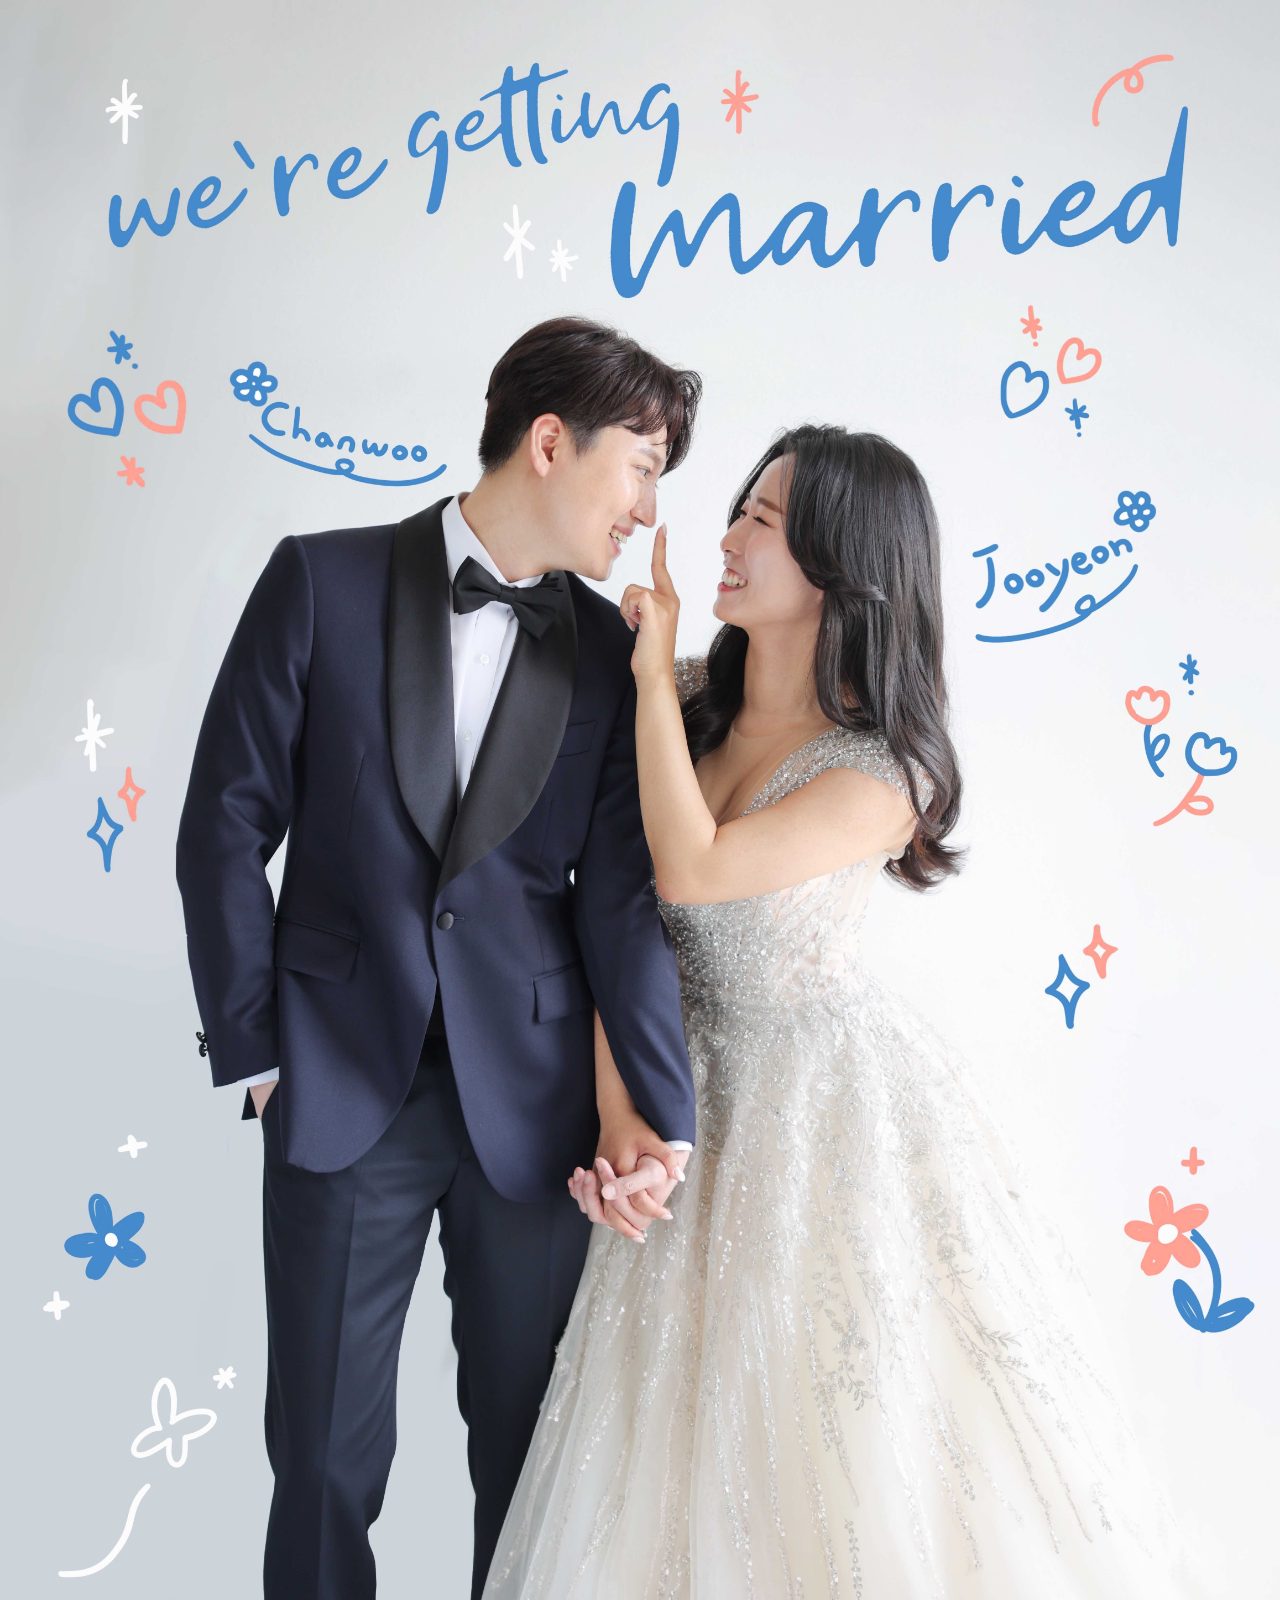
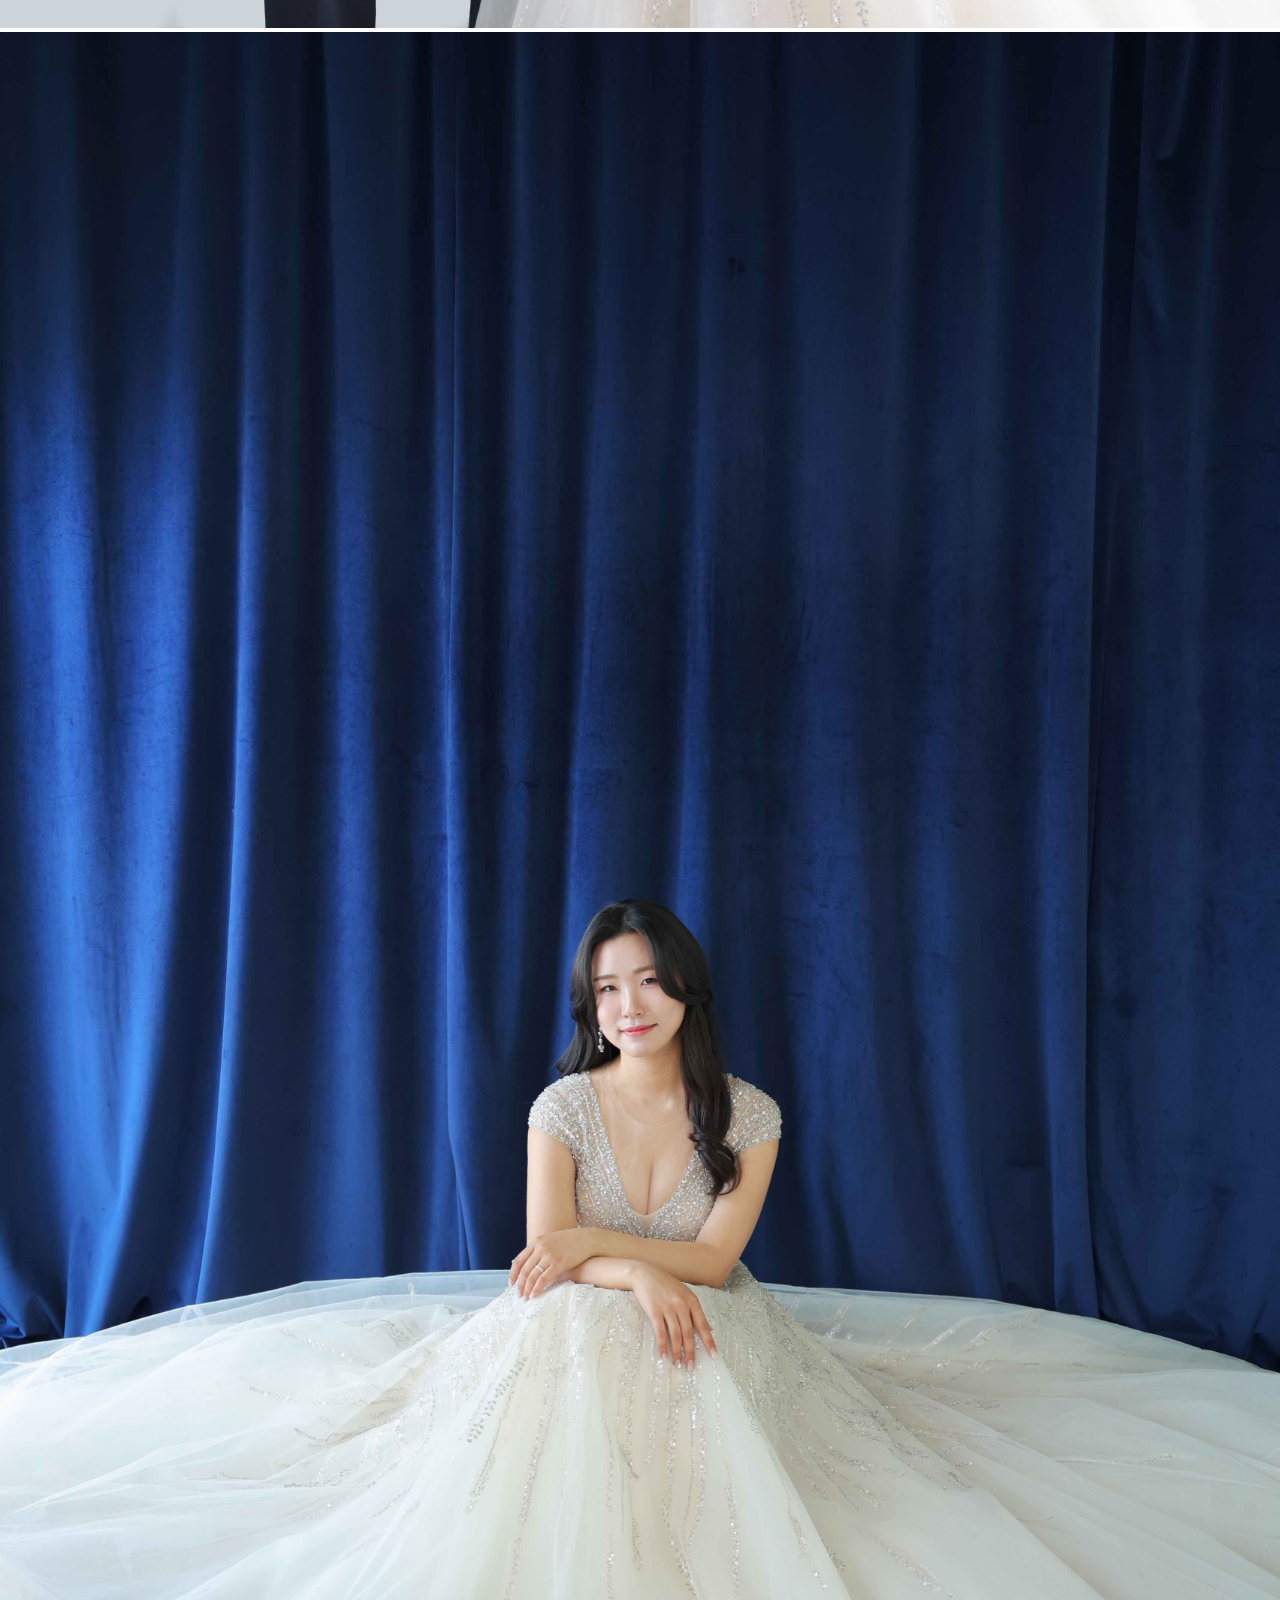
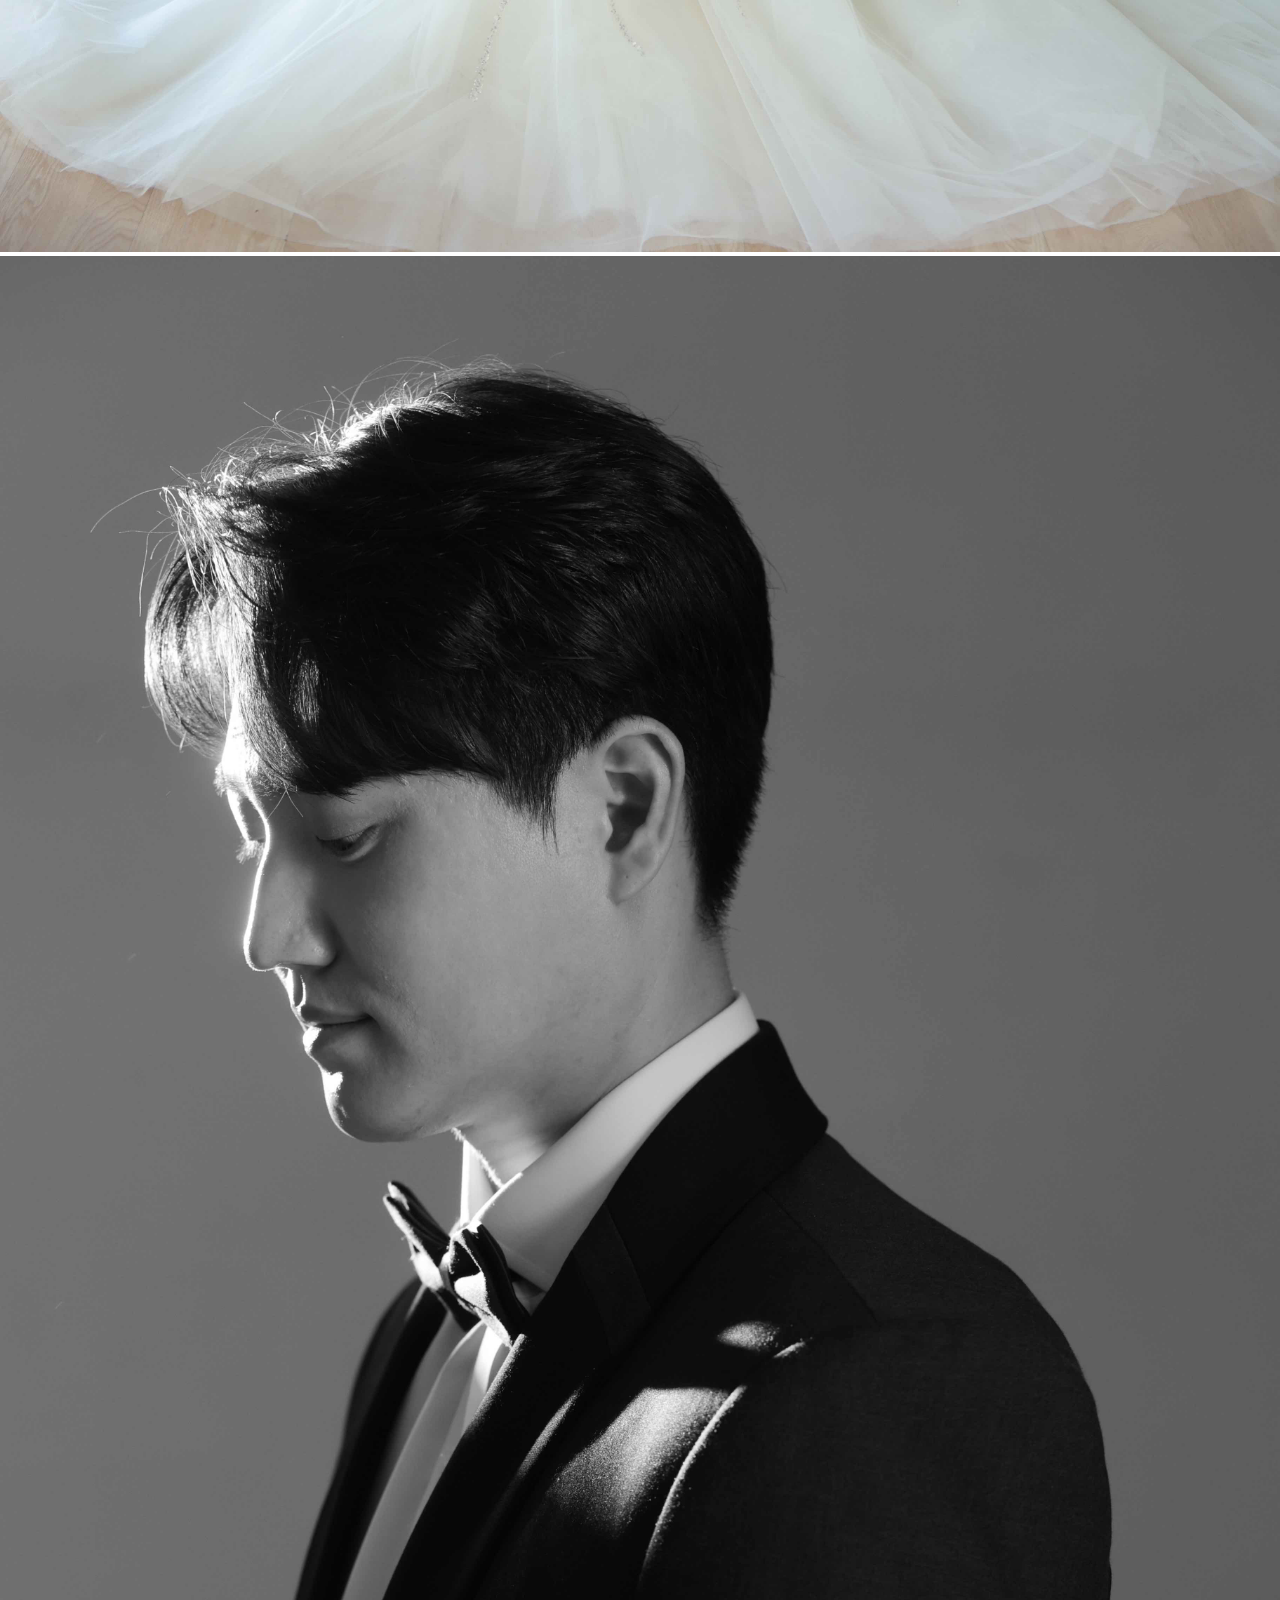
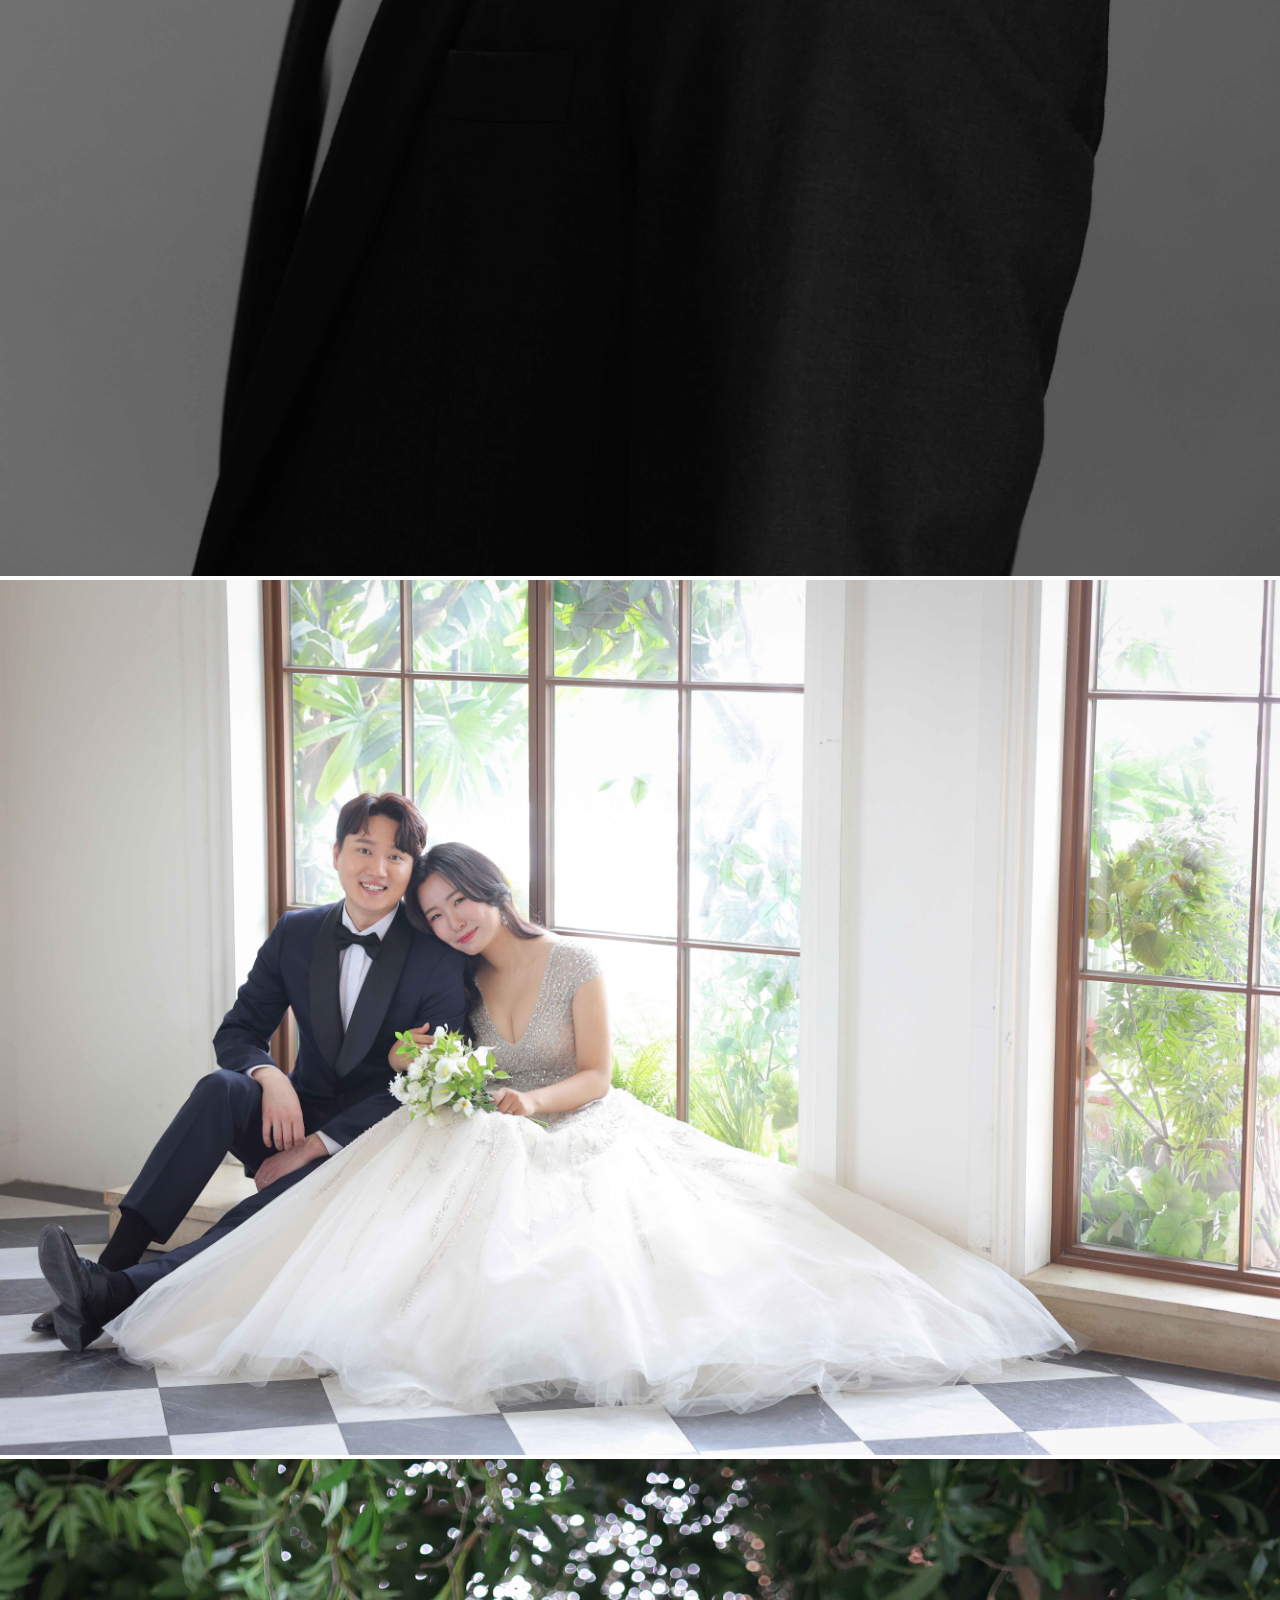
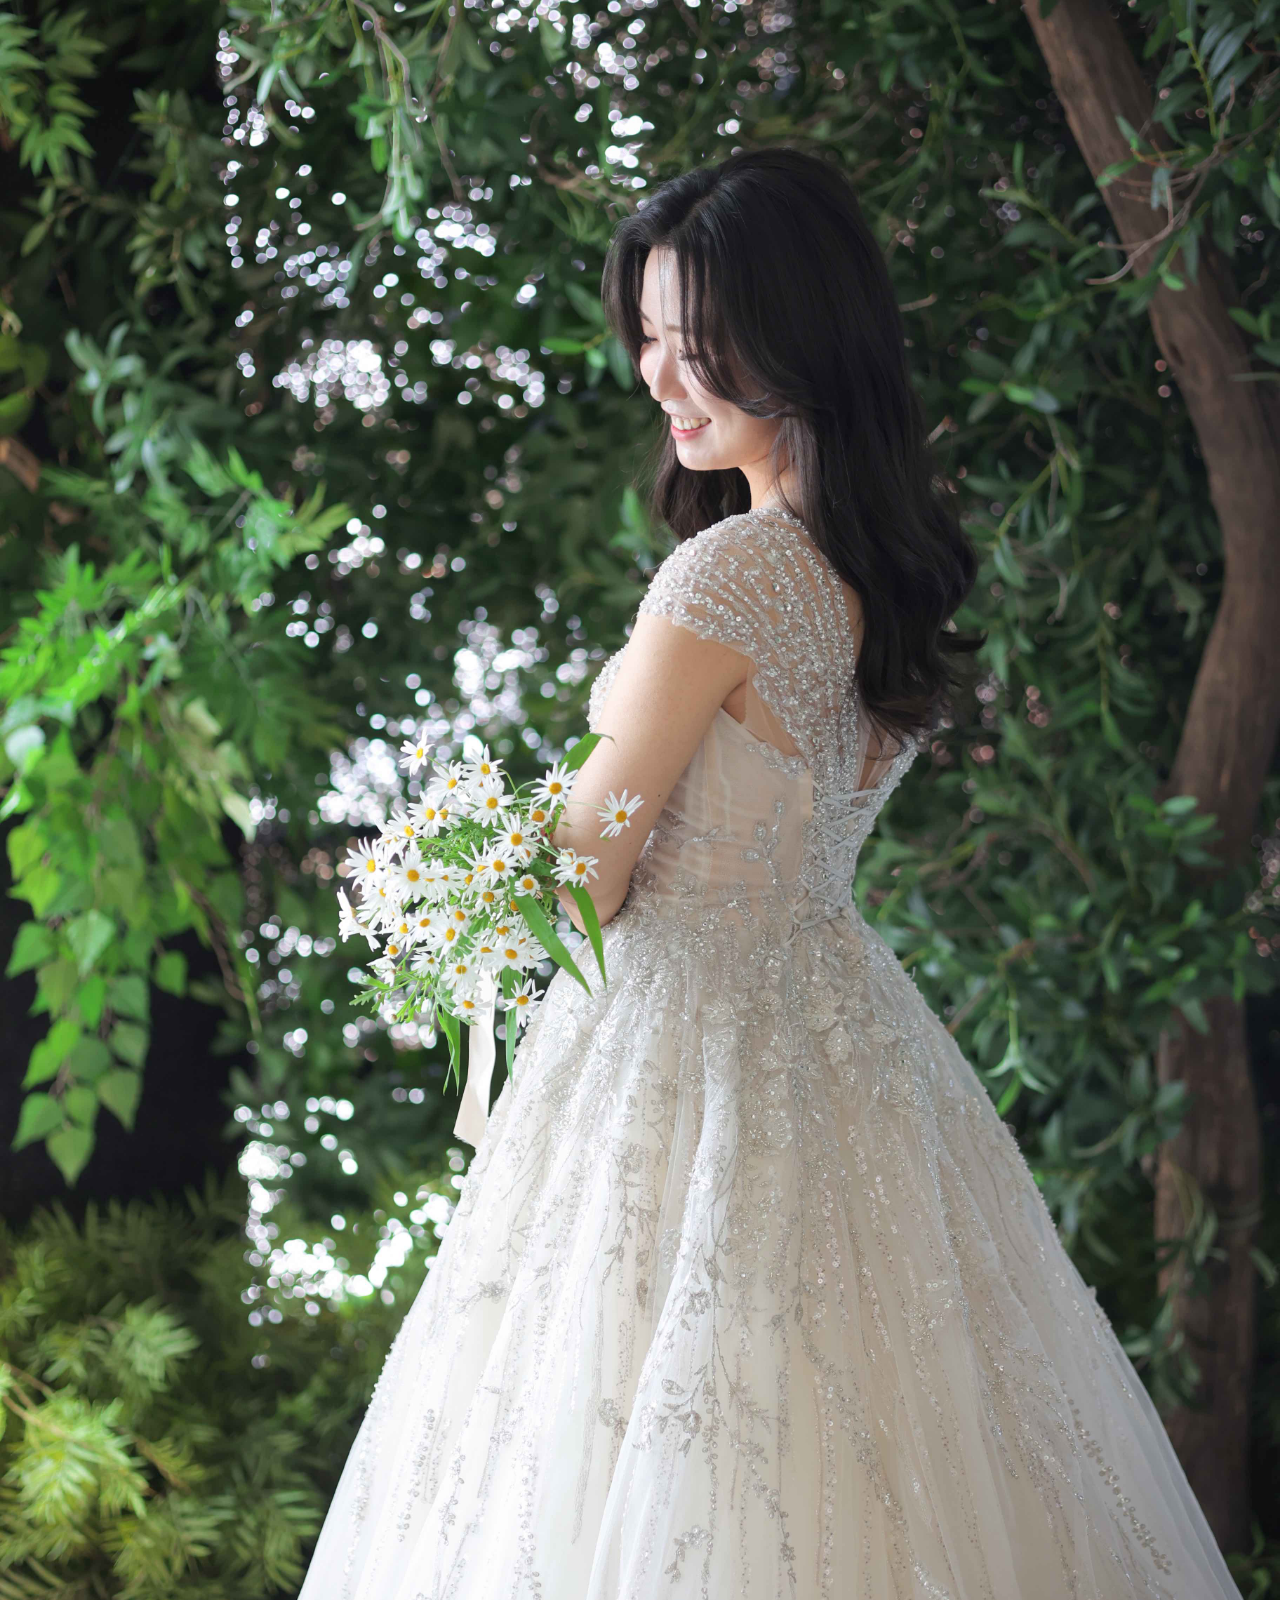
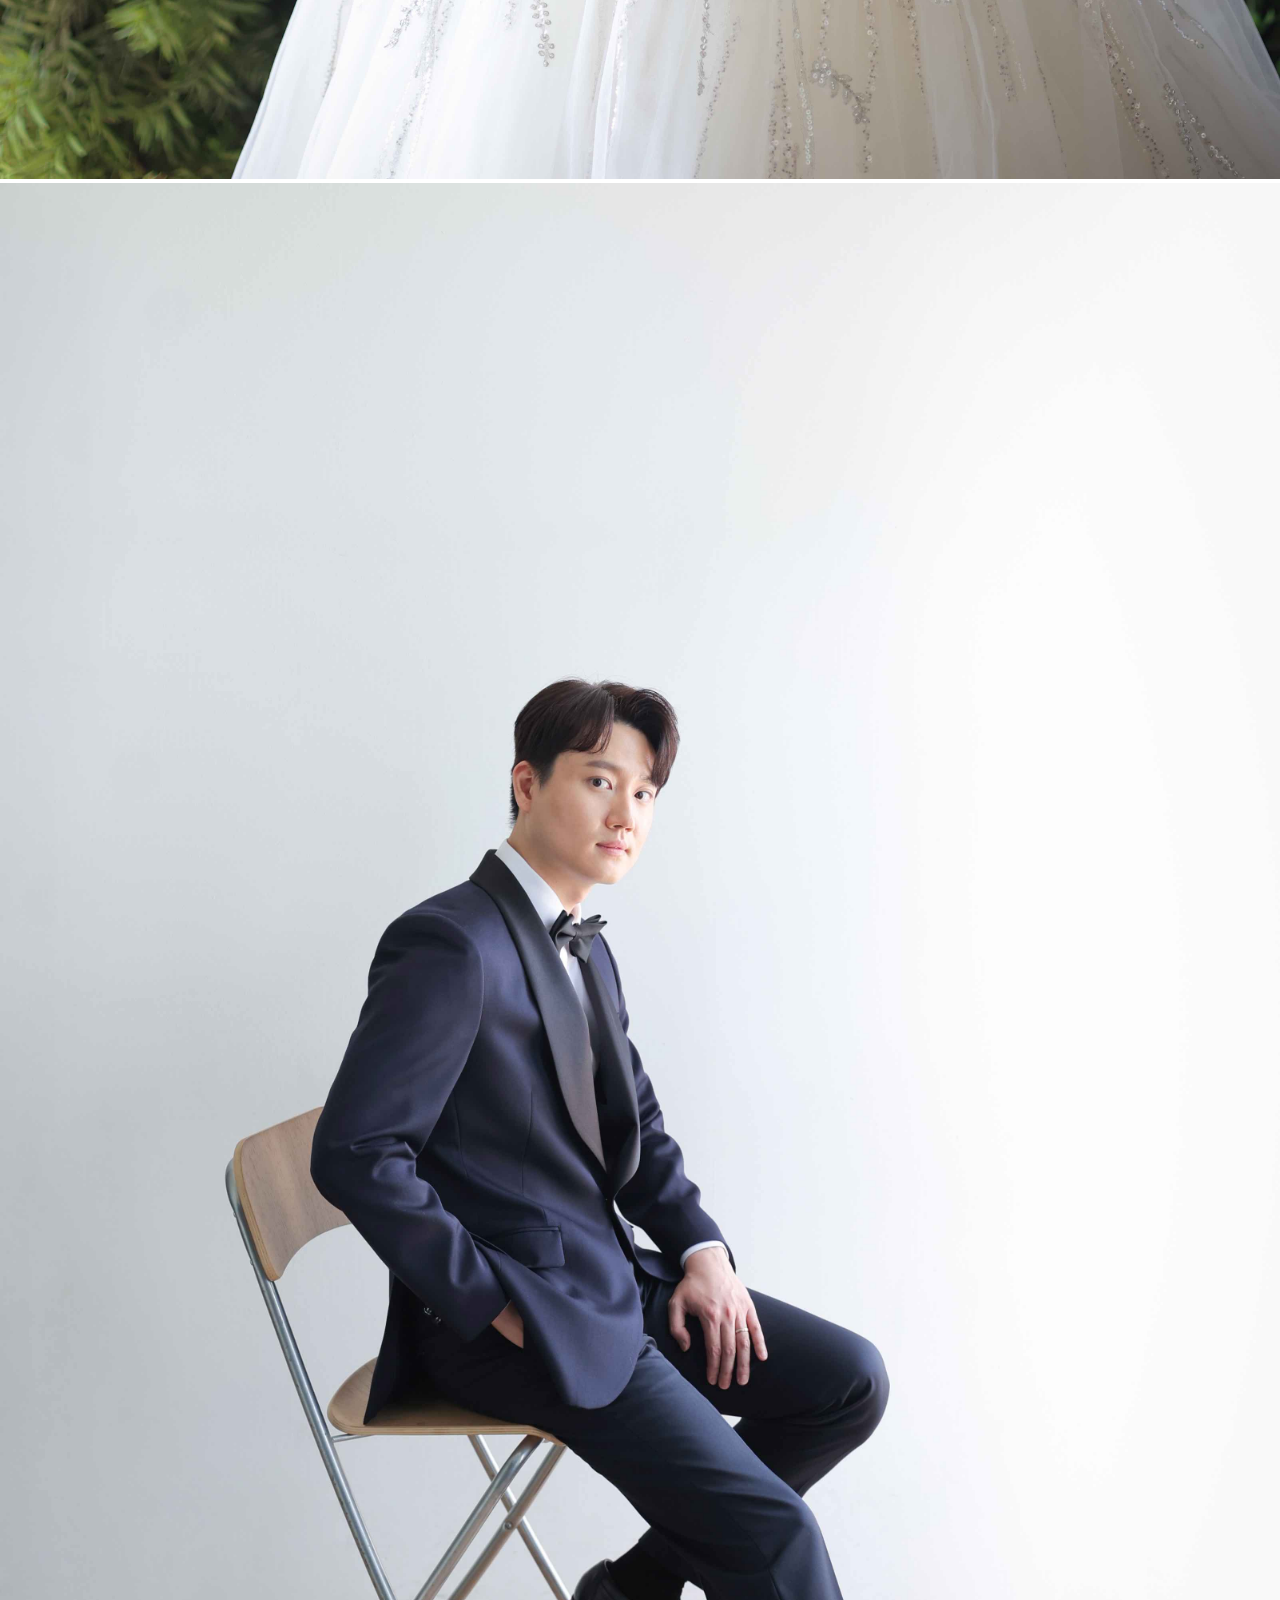
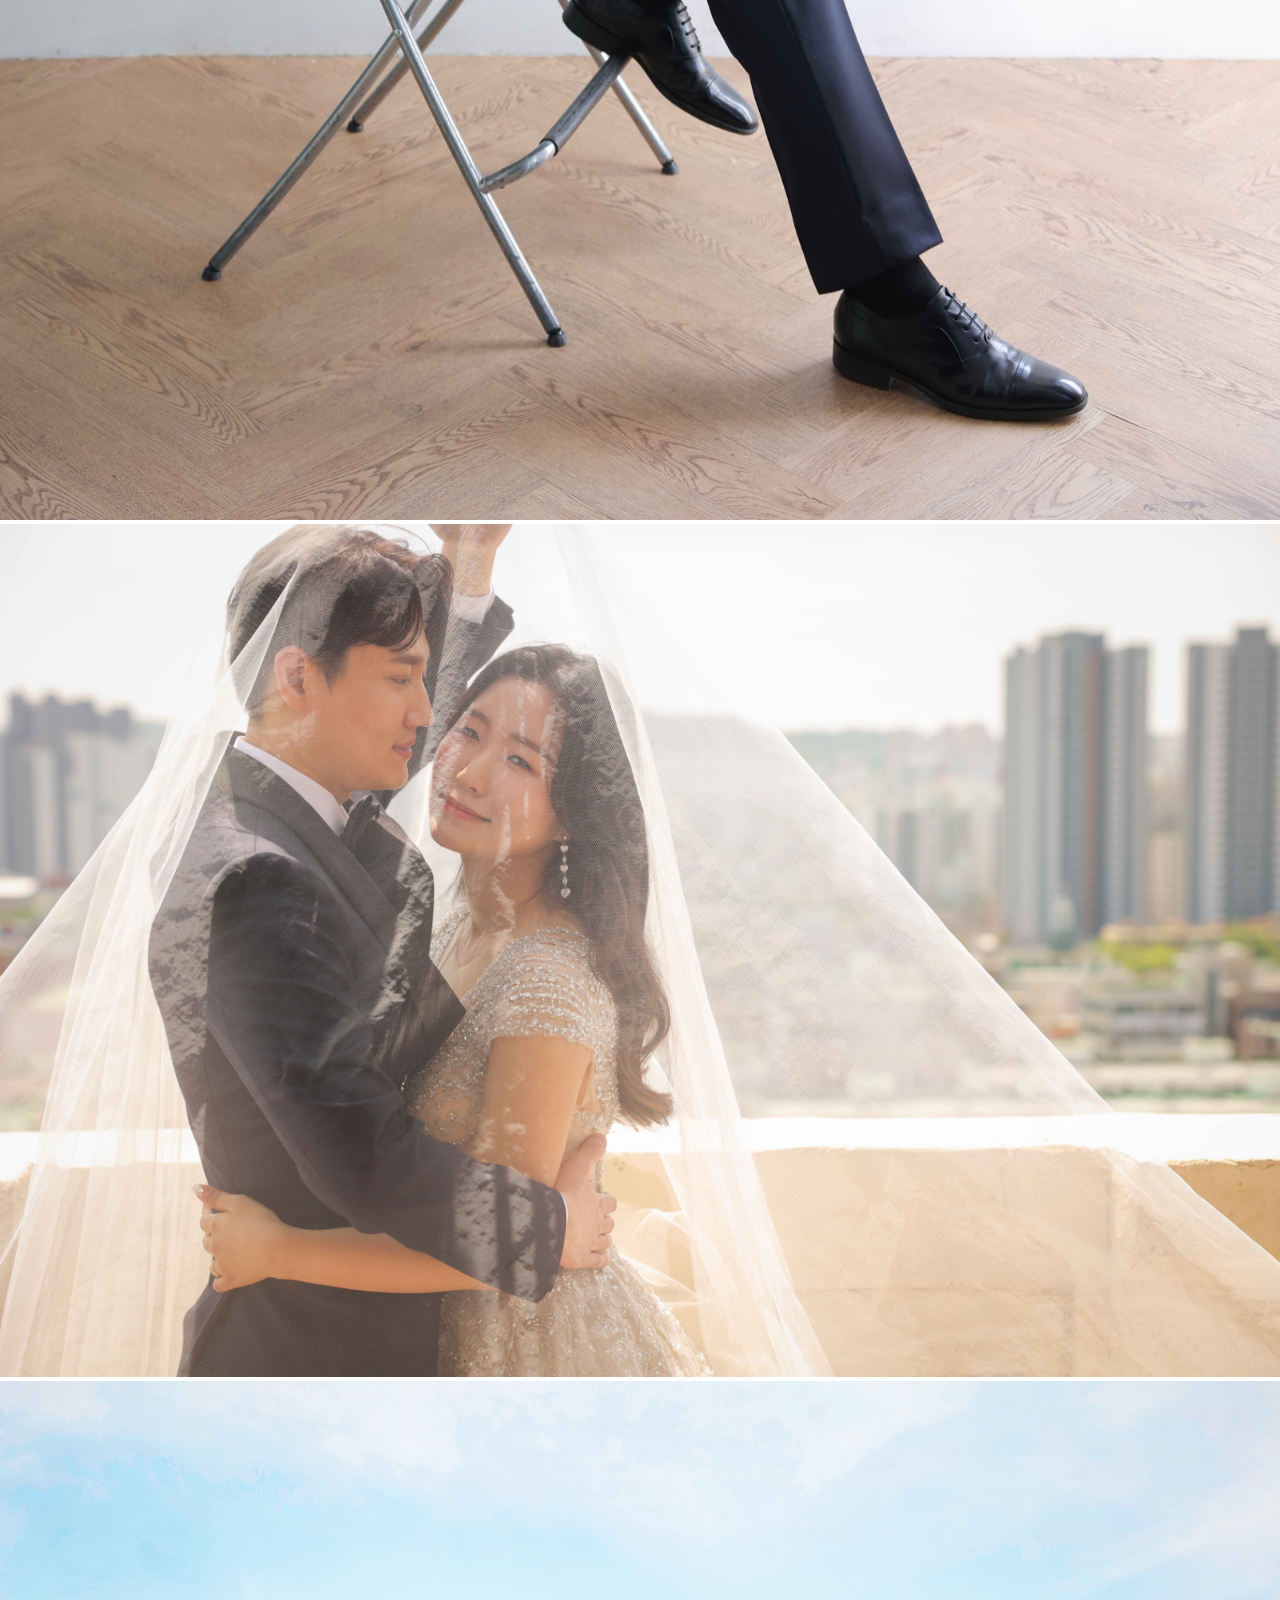
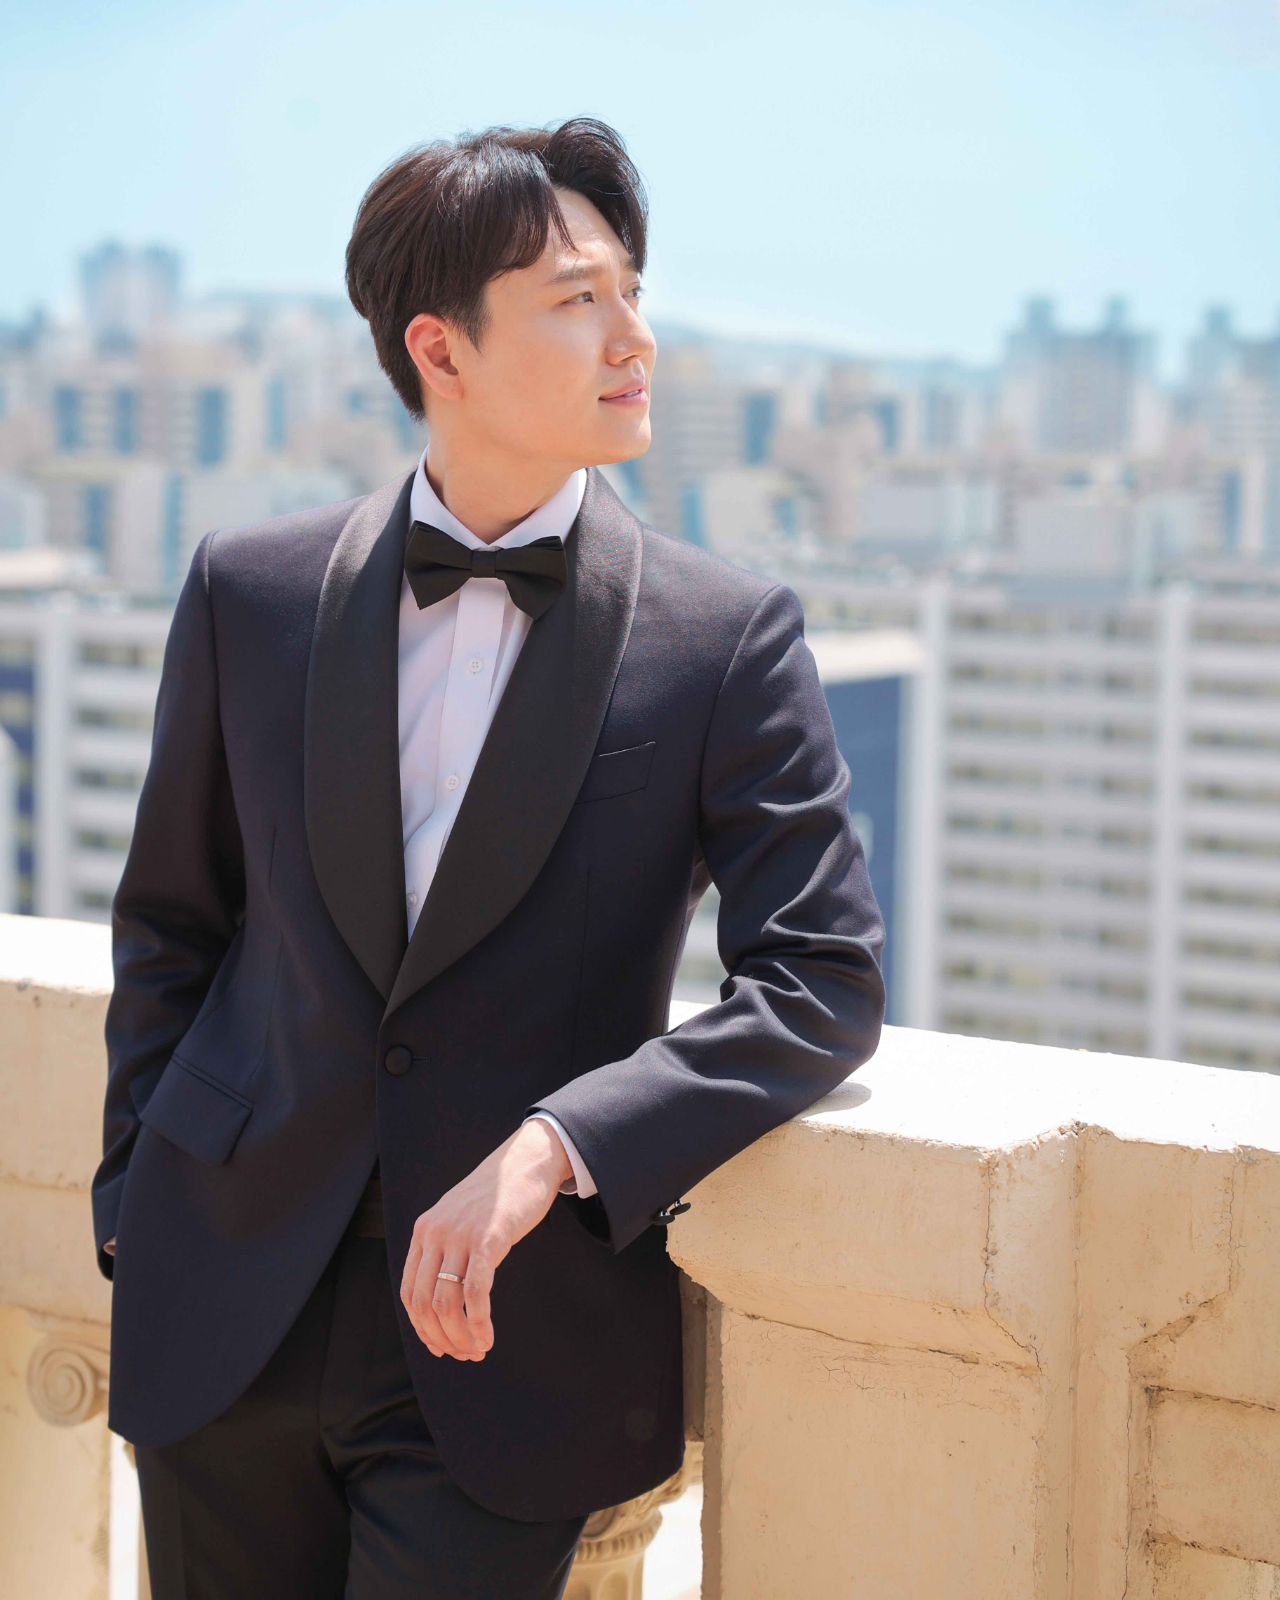
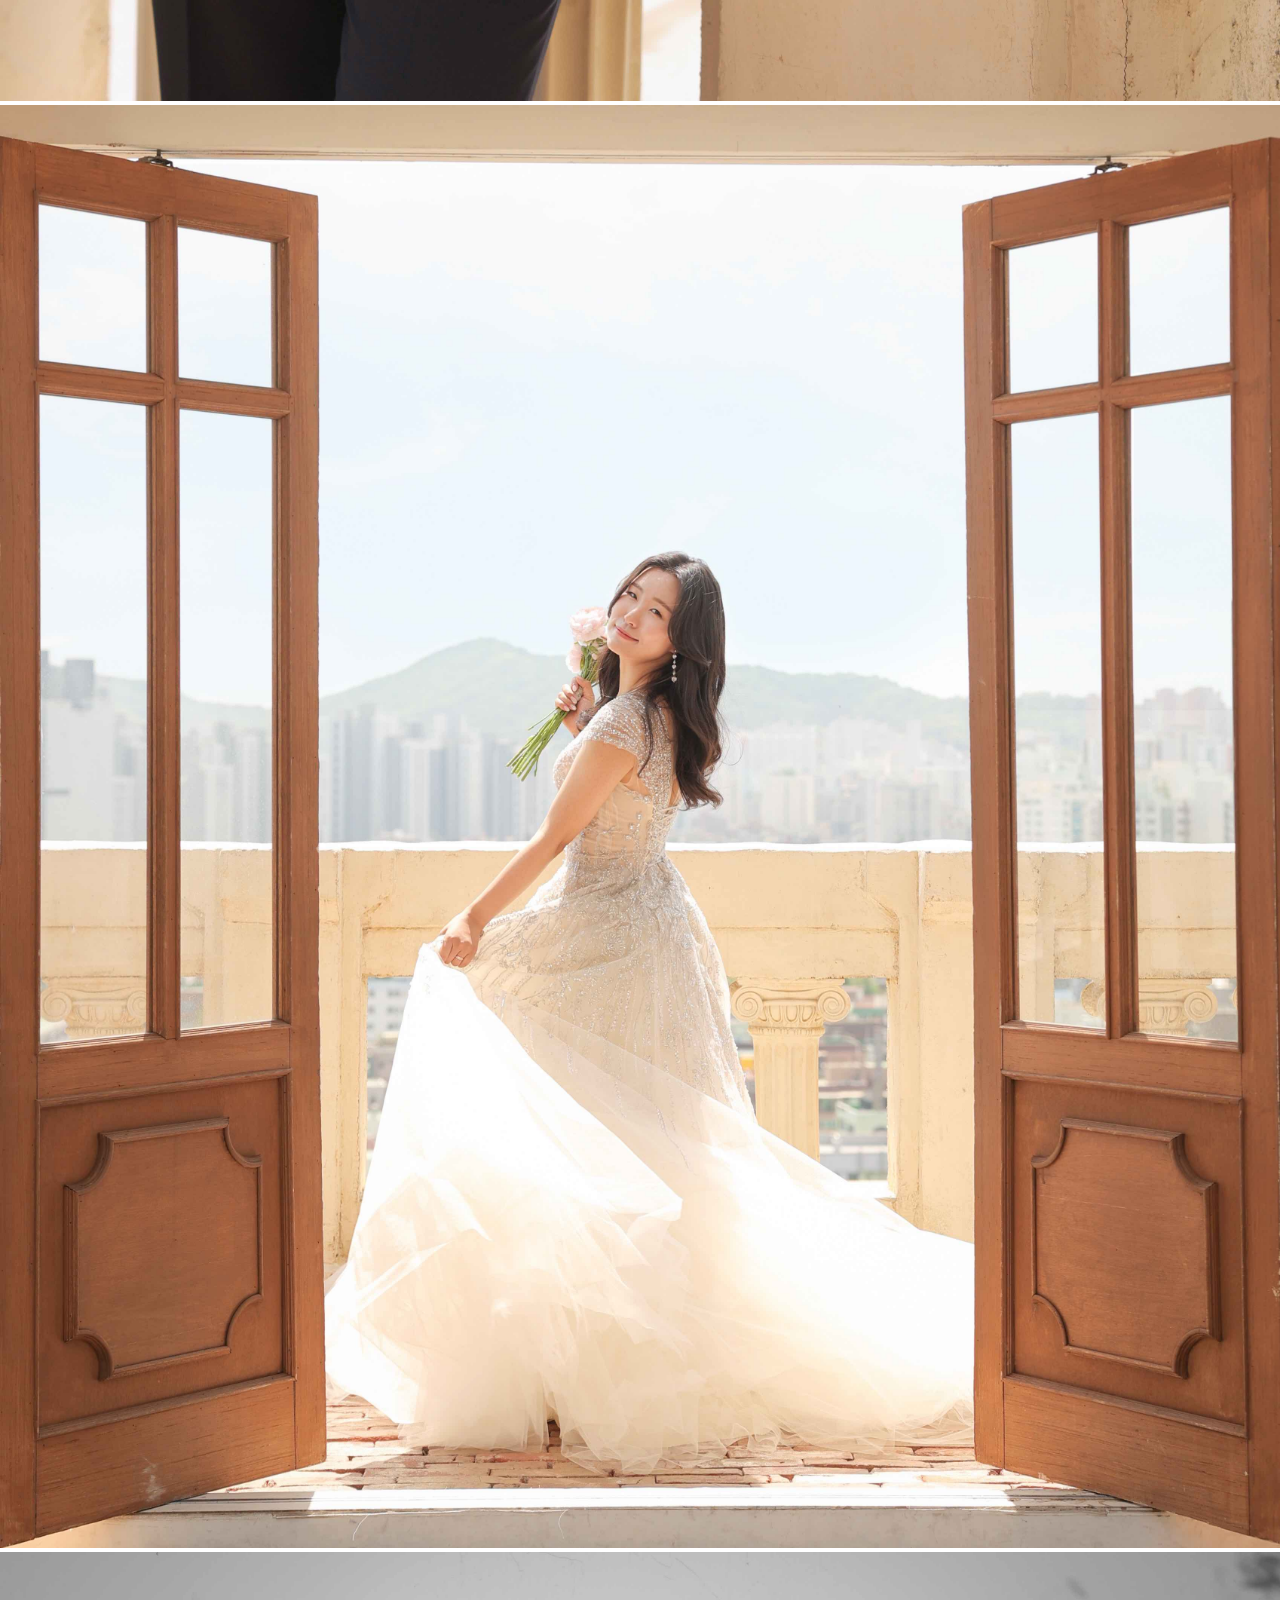
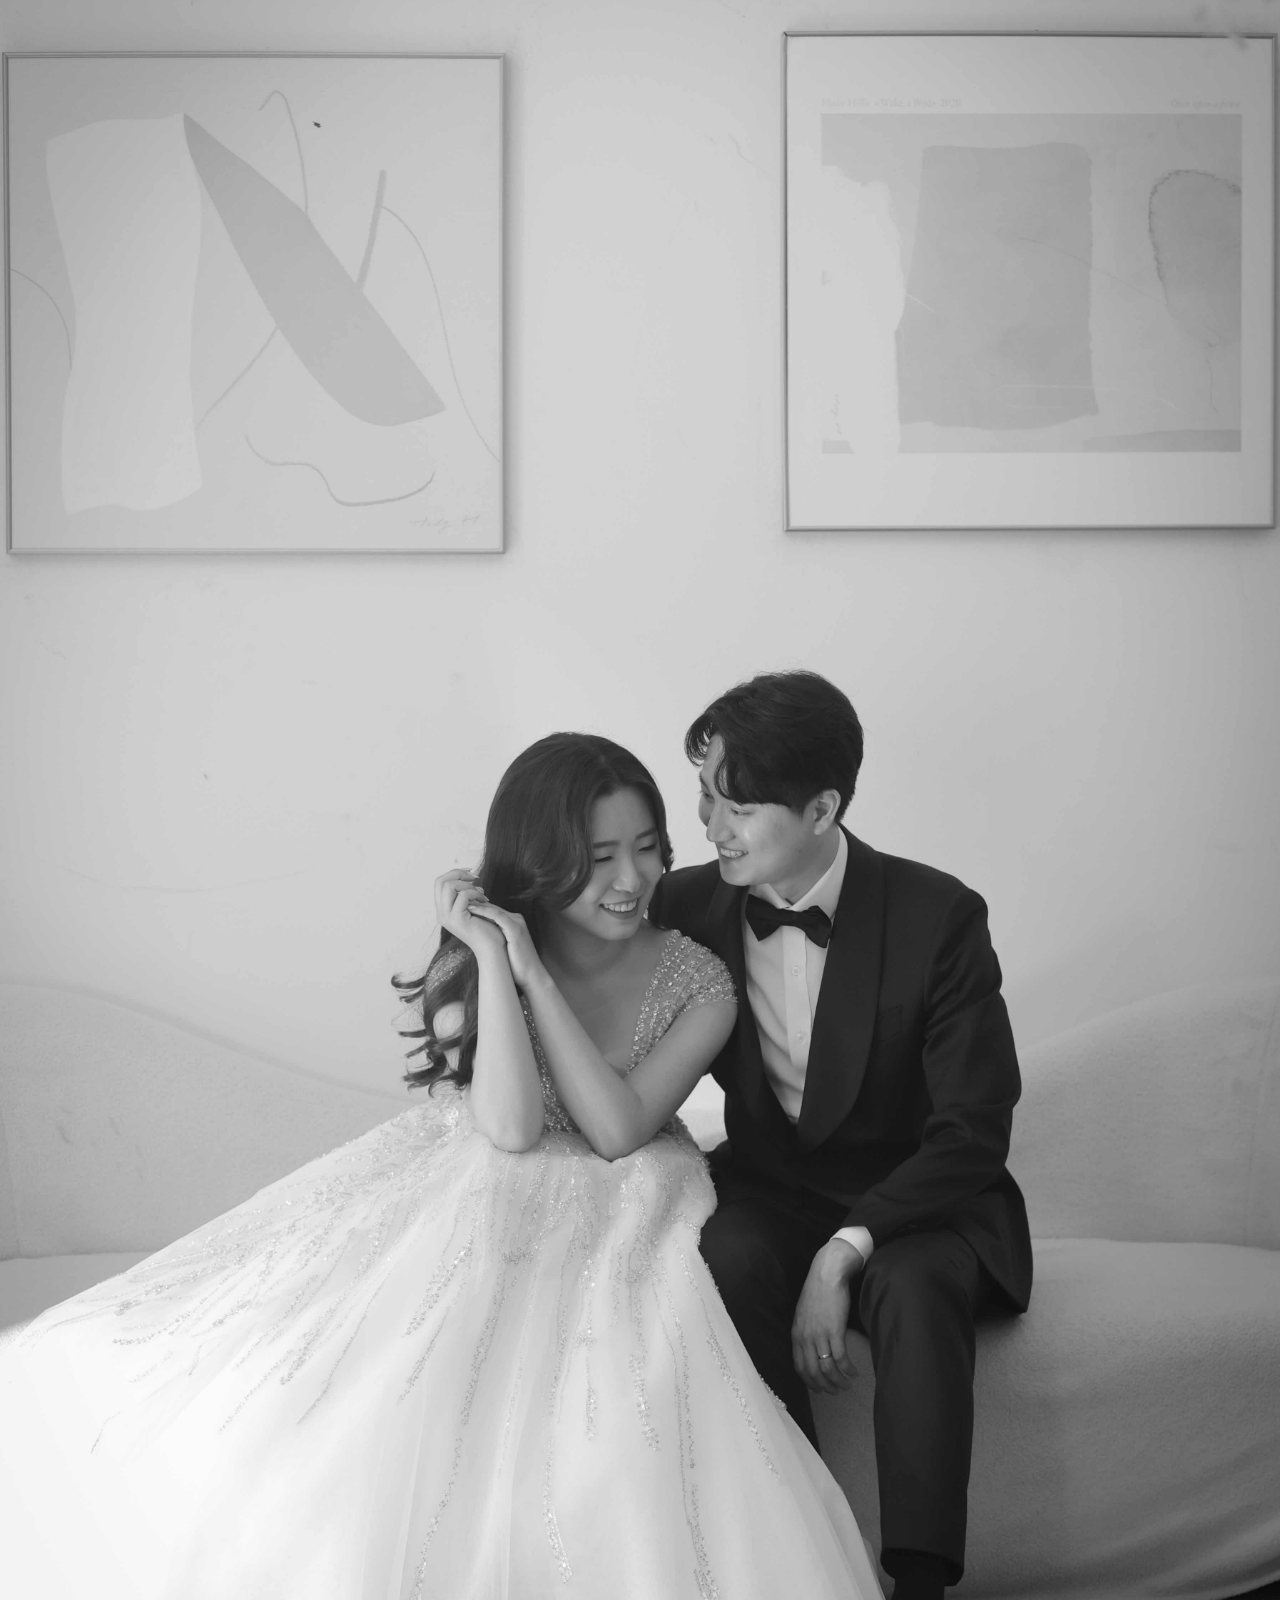
<file: bella/gallery.html>
<!DOCTYPE html>
<HTML xmlns="http://www.w3.org/1999/xhtml">
<HEAD>
<TITLE>박찬우♥허주연 모바일청첩장 갤러리</TITLE>
<meta http-equiv="Content-Type" content="text/html; charset=UTF-8" />
<meta name="viewport" content="width=device-width, initial-scale=1, minimum-scale=1" />

</HEAD>
<body leftmargin="0" topmargin="0"><center>
<table width="100%" border="0" cellspacing="0" cellpadding="0">
  <tbody><tr>
          <td align="center"><img id="m1" src="g_img/img_01.jpg" style="width:100%;">
        <tr>
          <td align="center"><img id="m2" src="g_img/img_02.jpg" style="width:100%;">
        <tr>
          <td align="center"><img id="m3" src="g_img/img_03.jpg" style="width:100%;">
        <tr>
          <td align="center"><img id="m4" src="g_img/img_04.jpg" style="width:100%;">
        <tr>
          <td align="center"><img id="m5" src="g_img/img_05.jpg" style="width:100%;">
        <tr>
          <td align="center"><img id="m6" src="g_img/img_06.jpg" style="width:100%;">
        <tr>
          <td align="center"><img id="m7" src="g_img/img_07.jpg" style="width:100%;">
        <tr>
          <td align="center"><img id="m8" src="g_img/img_08.jpg" style="width:100%;">
        <tr>
          <td align="center"><img id="m9" src="g_img/img_09.jpg" style="width:100%;">
        <tr>
          <td align="center"><img id="m10" src="g_img/img_10.jpg" style="width:100%;">
		    <tr>
          <td align="center"><img id="m11" src="g_img/img_11.jpg" style="width:100%;">
		    <tr>
          <td align="center"><img id="m12" src="g_img/img_12.jpg" style="width:100%;">
		    <tr>
          <td align="center"><img id="m13" src="g_img/img_13.jpg" style="width:100%;">
		    <tr>
          <td align="center"><img id="m14" src="g_img/img_14.jpg" style="width:100%;">
		    <tr>
          <td align="center"><img id="m15" src="g_img/img_15.jpg" style="width:100%;">
        <tr>
          <td align="center"><img id="m16" src="g_img/img_16.jpg" style="width:100%;">
        <tr>
          <td align="center"><img id="m17" src="g_img/img_17.jpg" style="width:100%;">
        <tr>
          <td align="center"><img id="m18" src="g_img/img_18.jpg" style="width:100%;">
        <tr>
          <td align="center"><img id="m20" src="g_img/img_20.jpg" style="width:100%;">
        <tr>
          <td align="center"><img id="m21" src="g_img/img_21.jpg" style="width:100%;">
 </tbody></table>
   
 
</body>
</HTML>
</file>
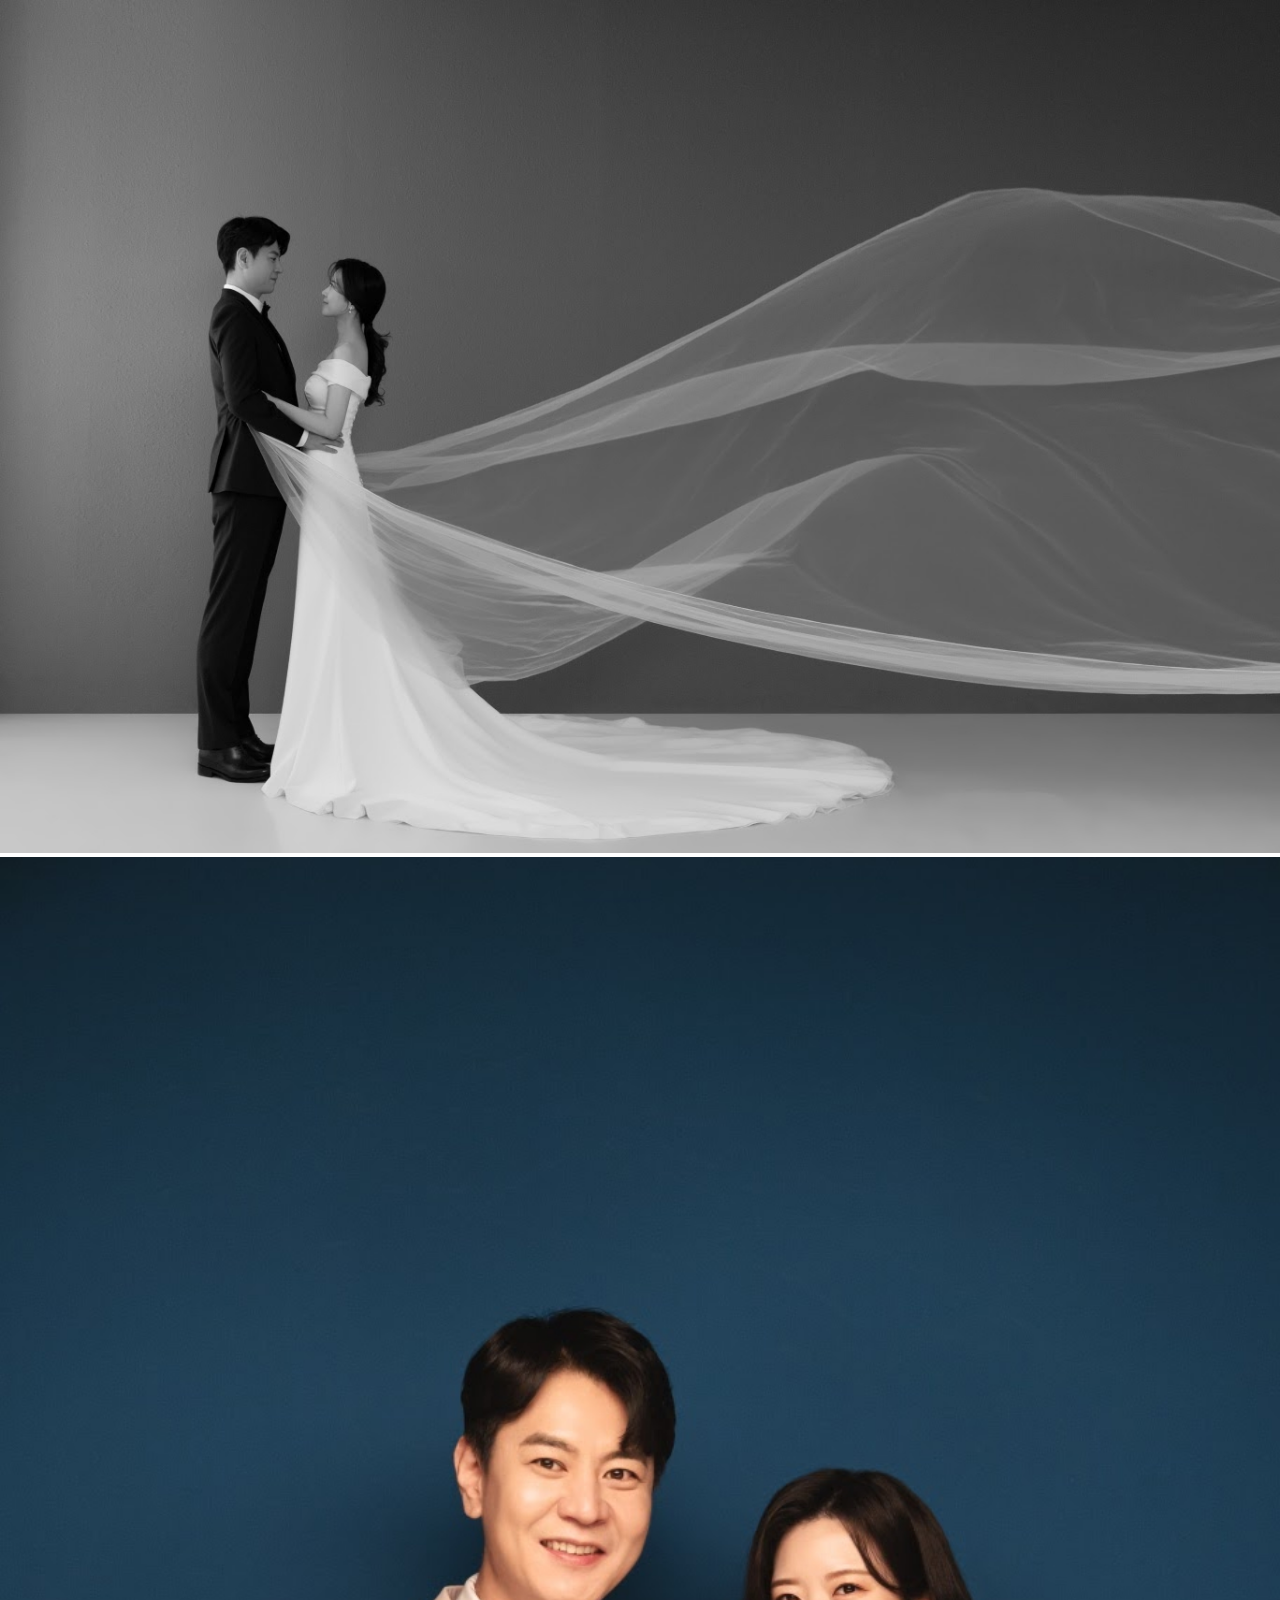
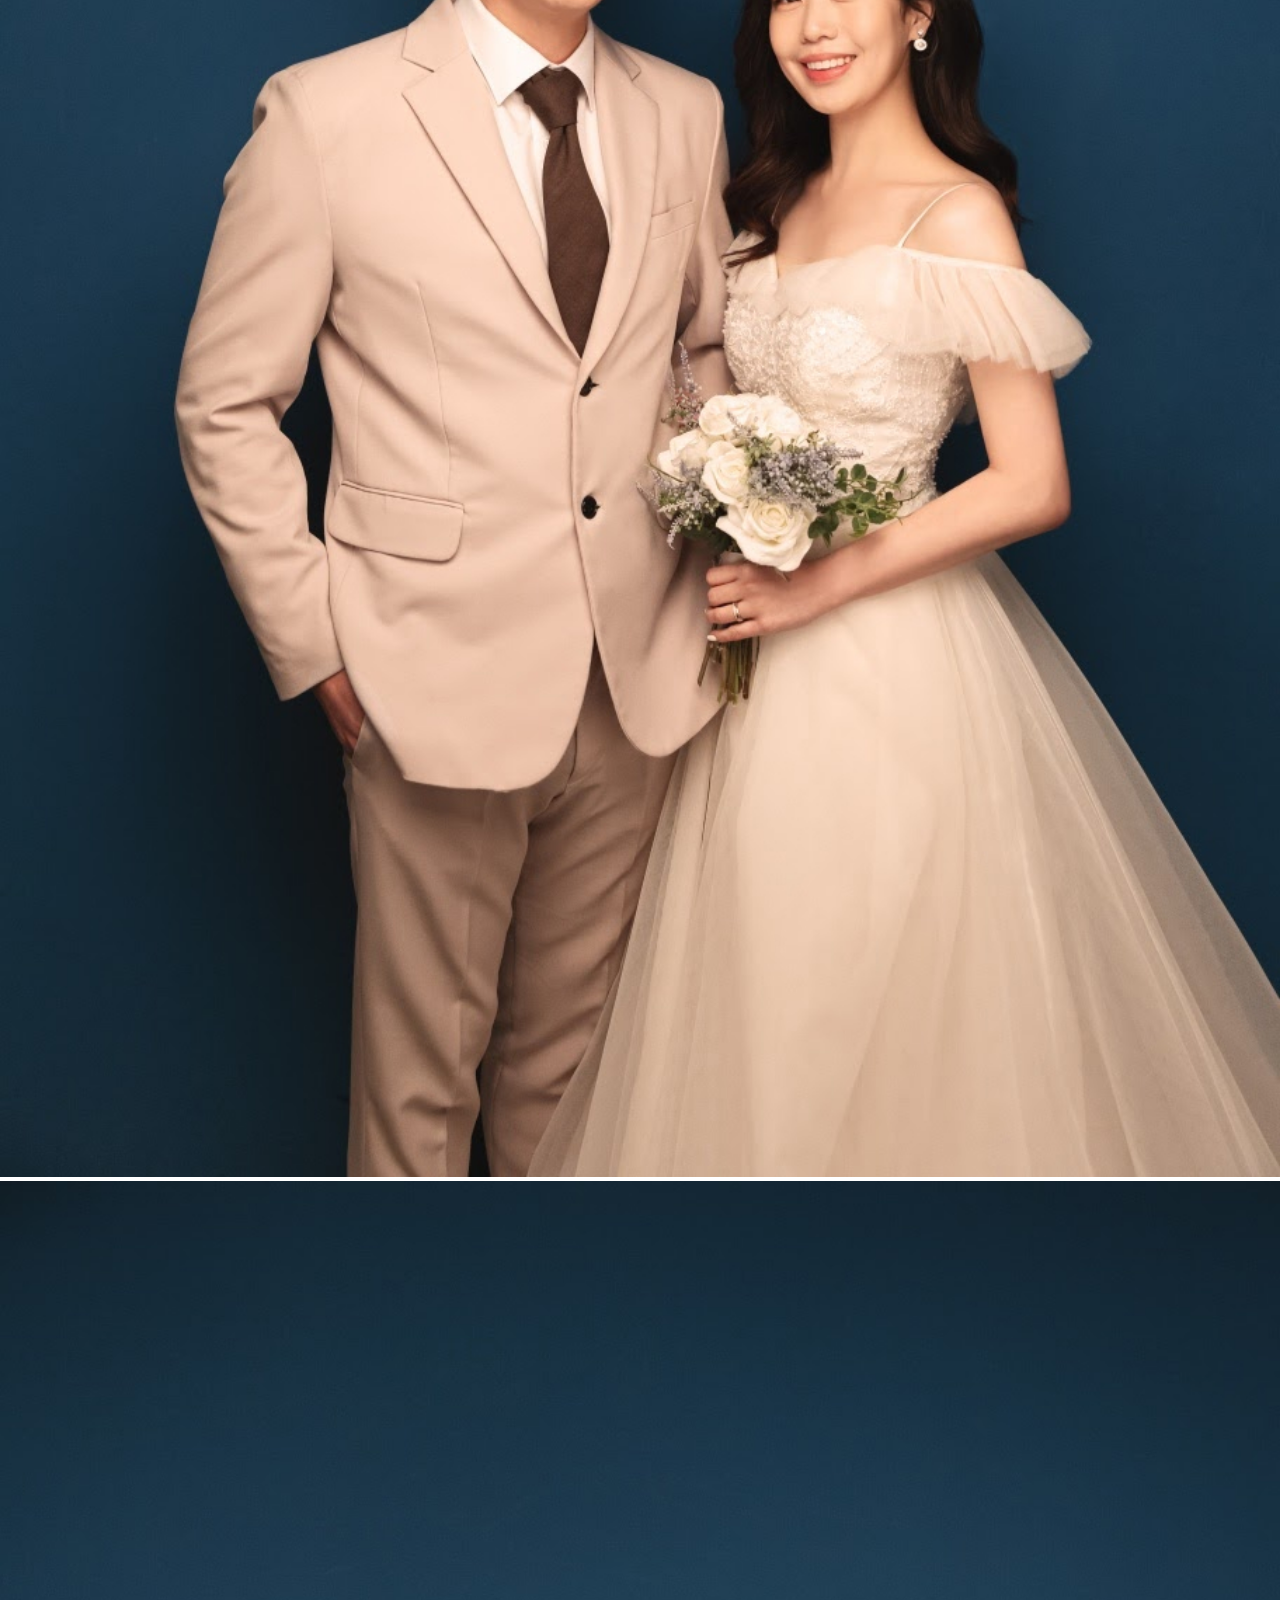
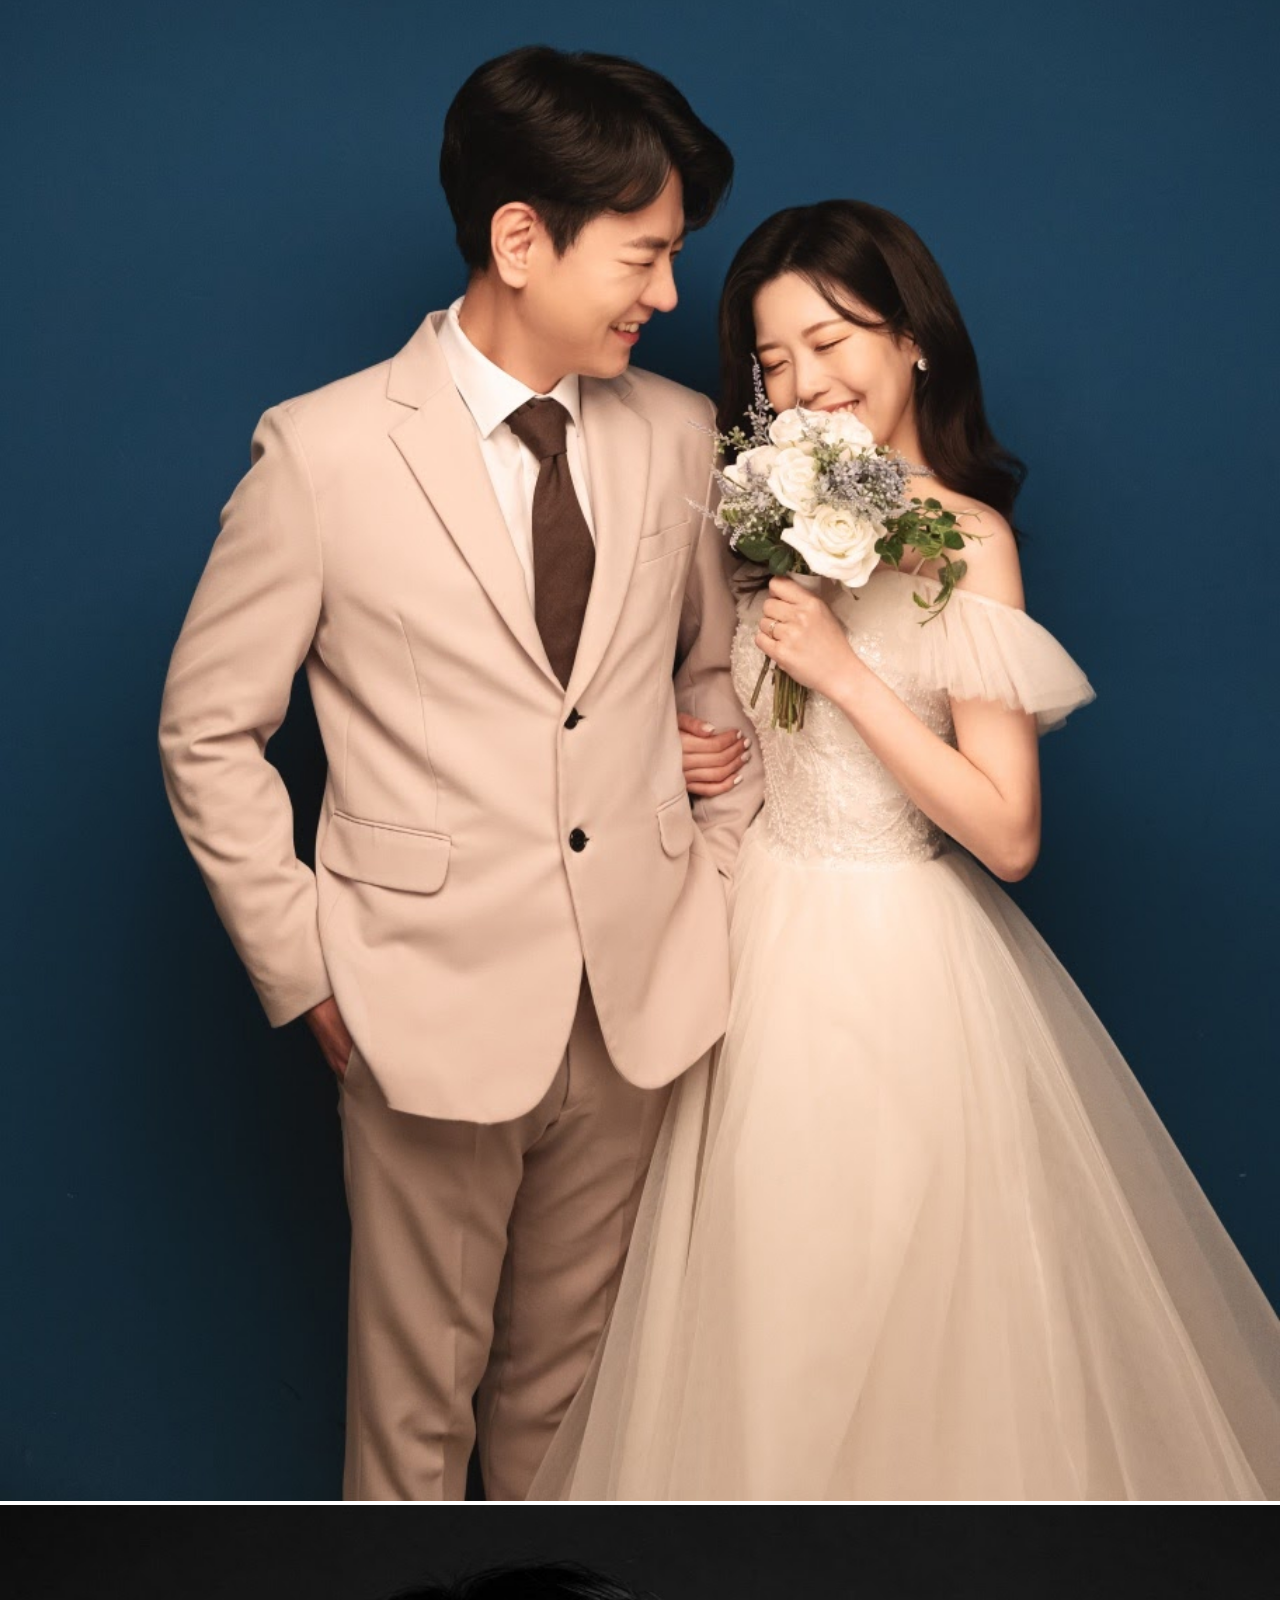
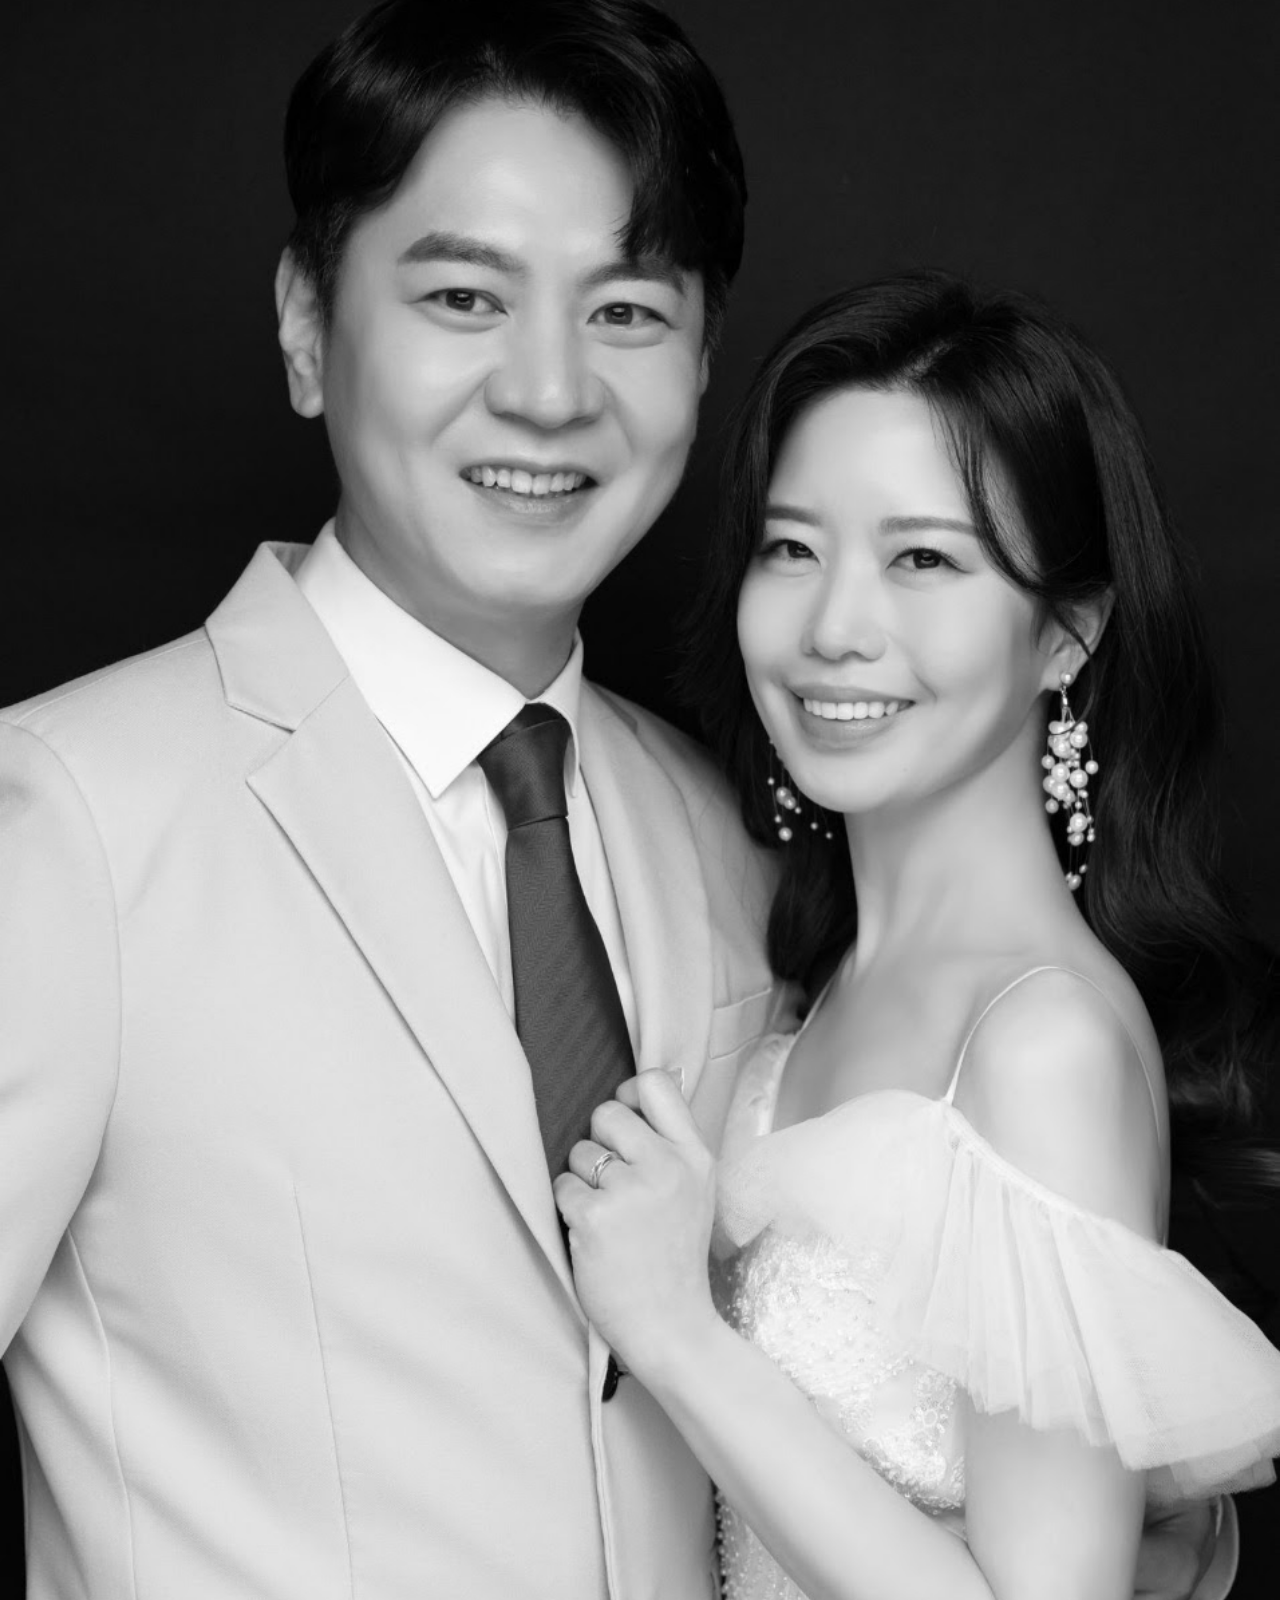
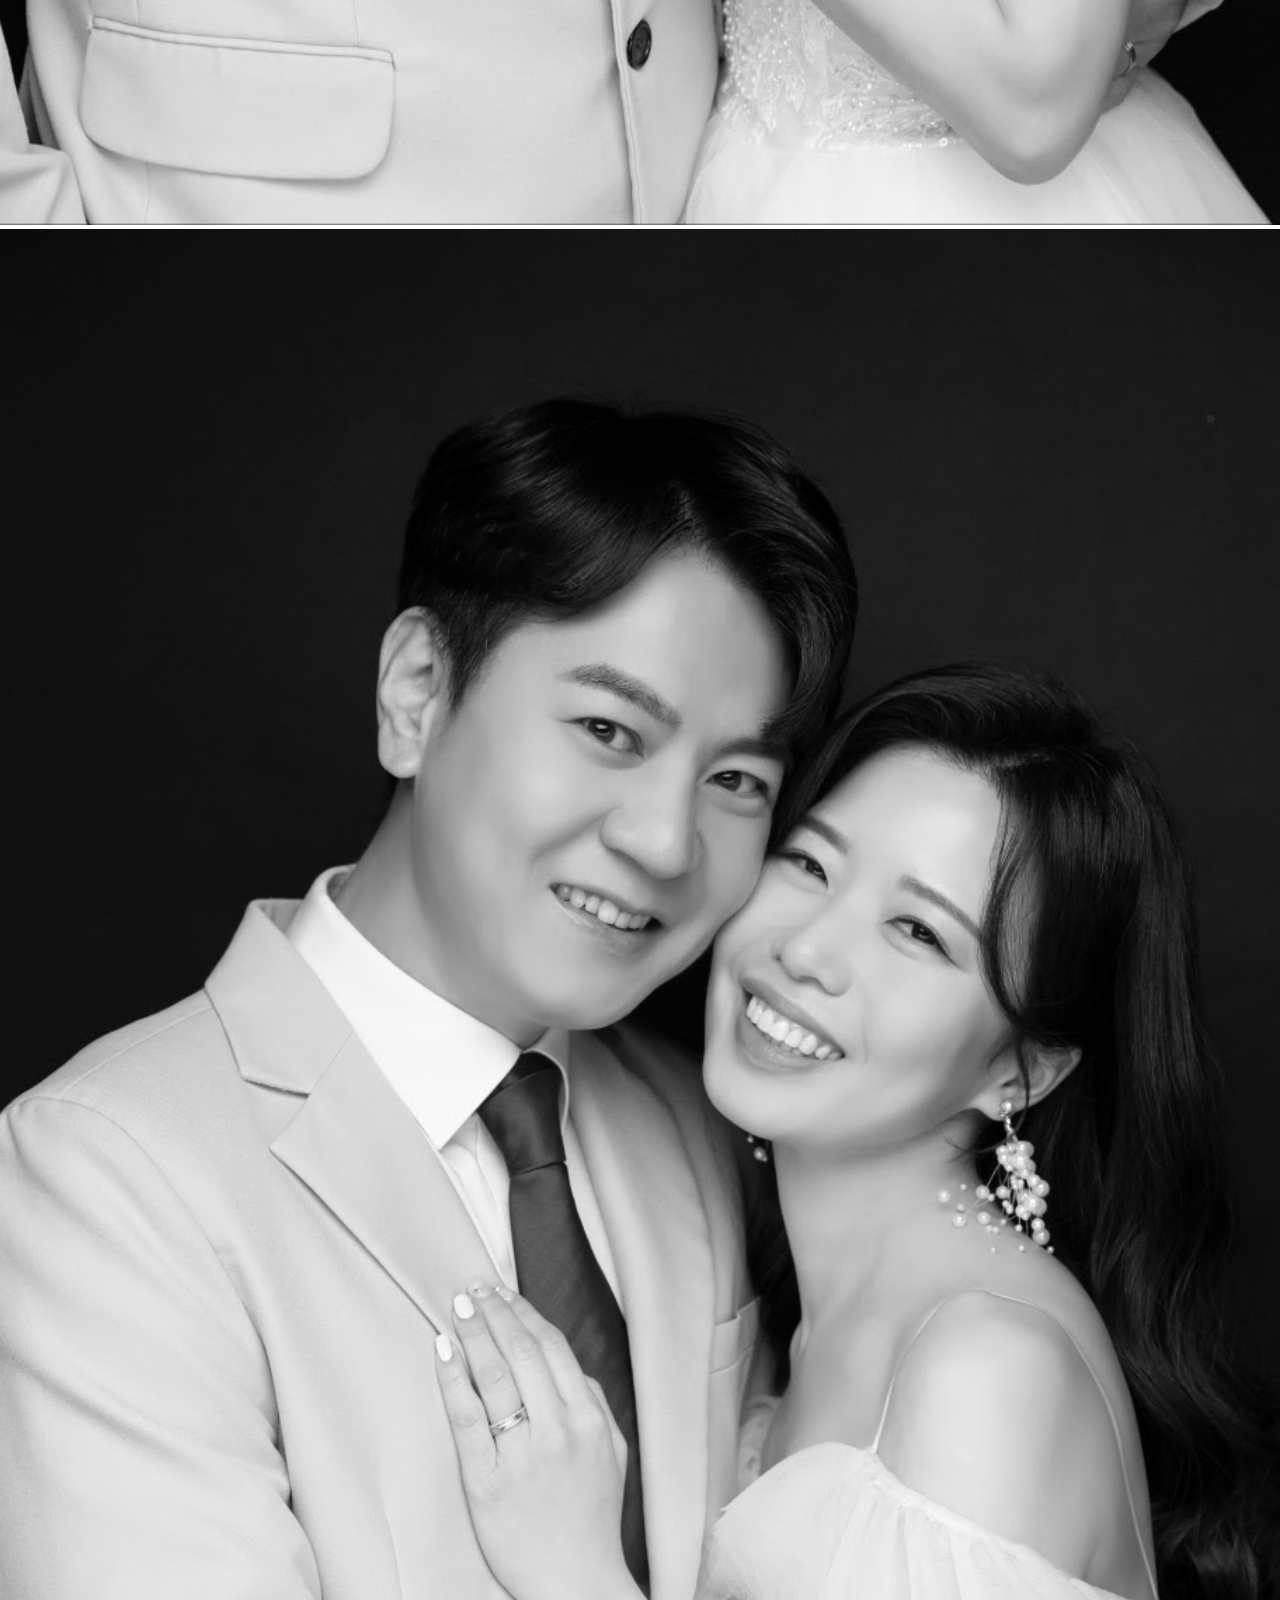
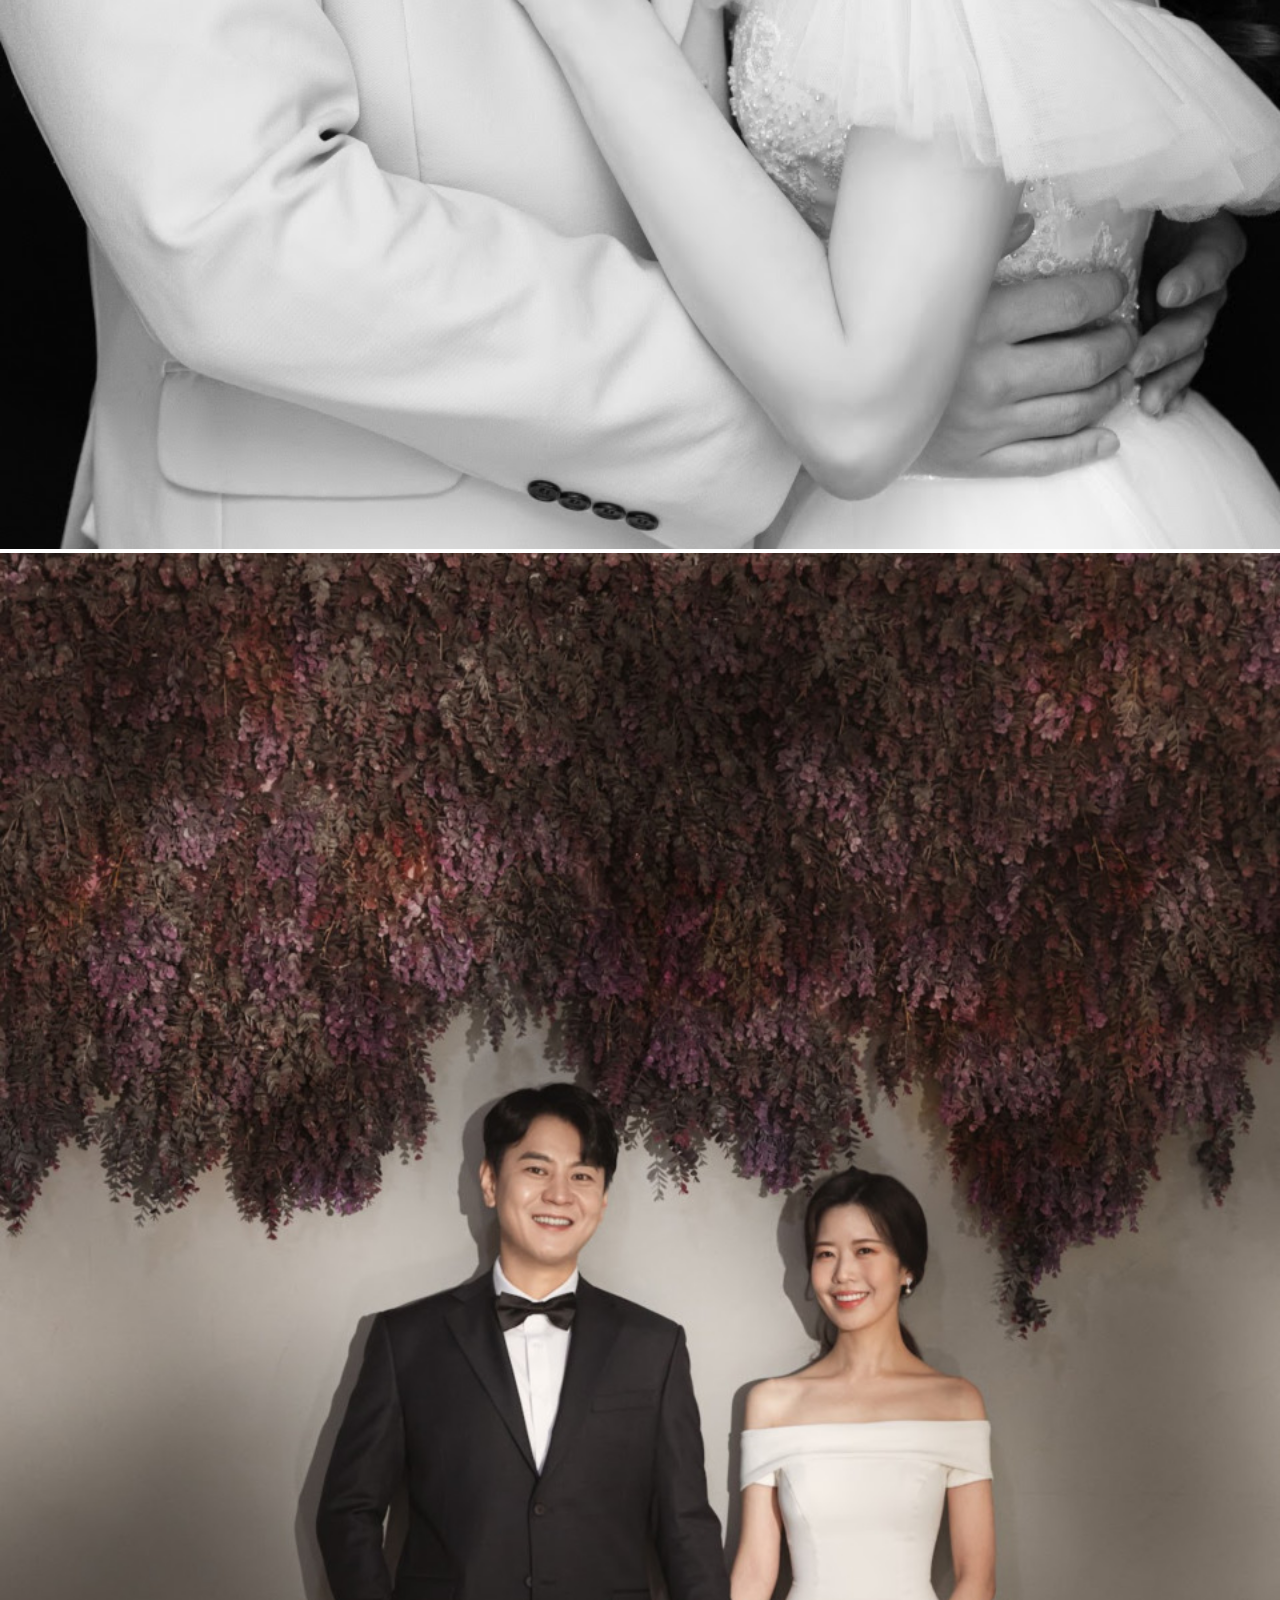
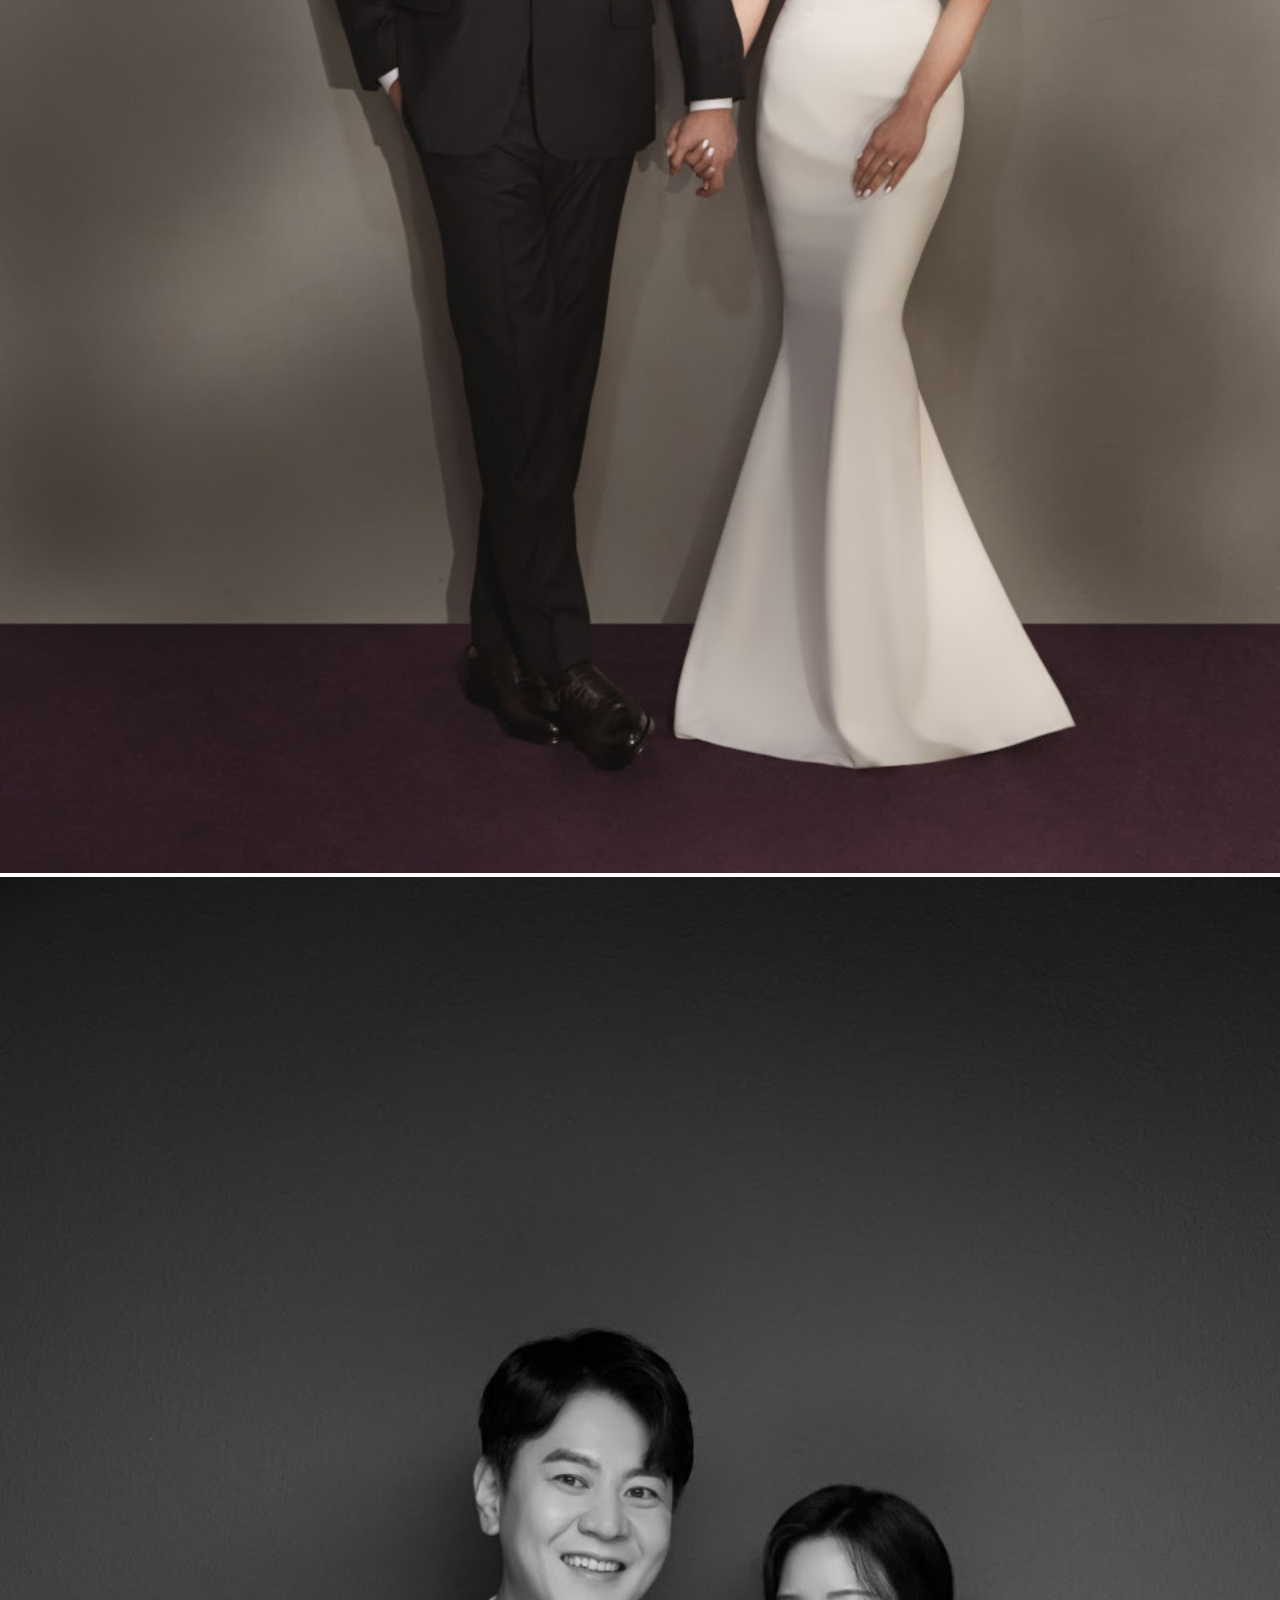
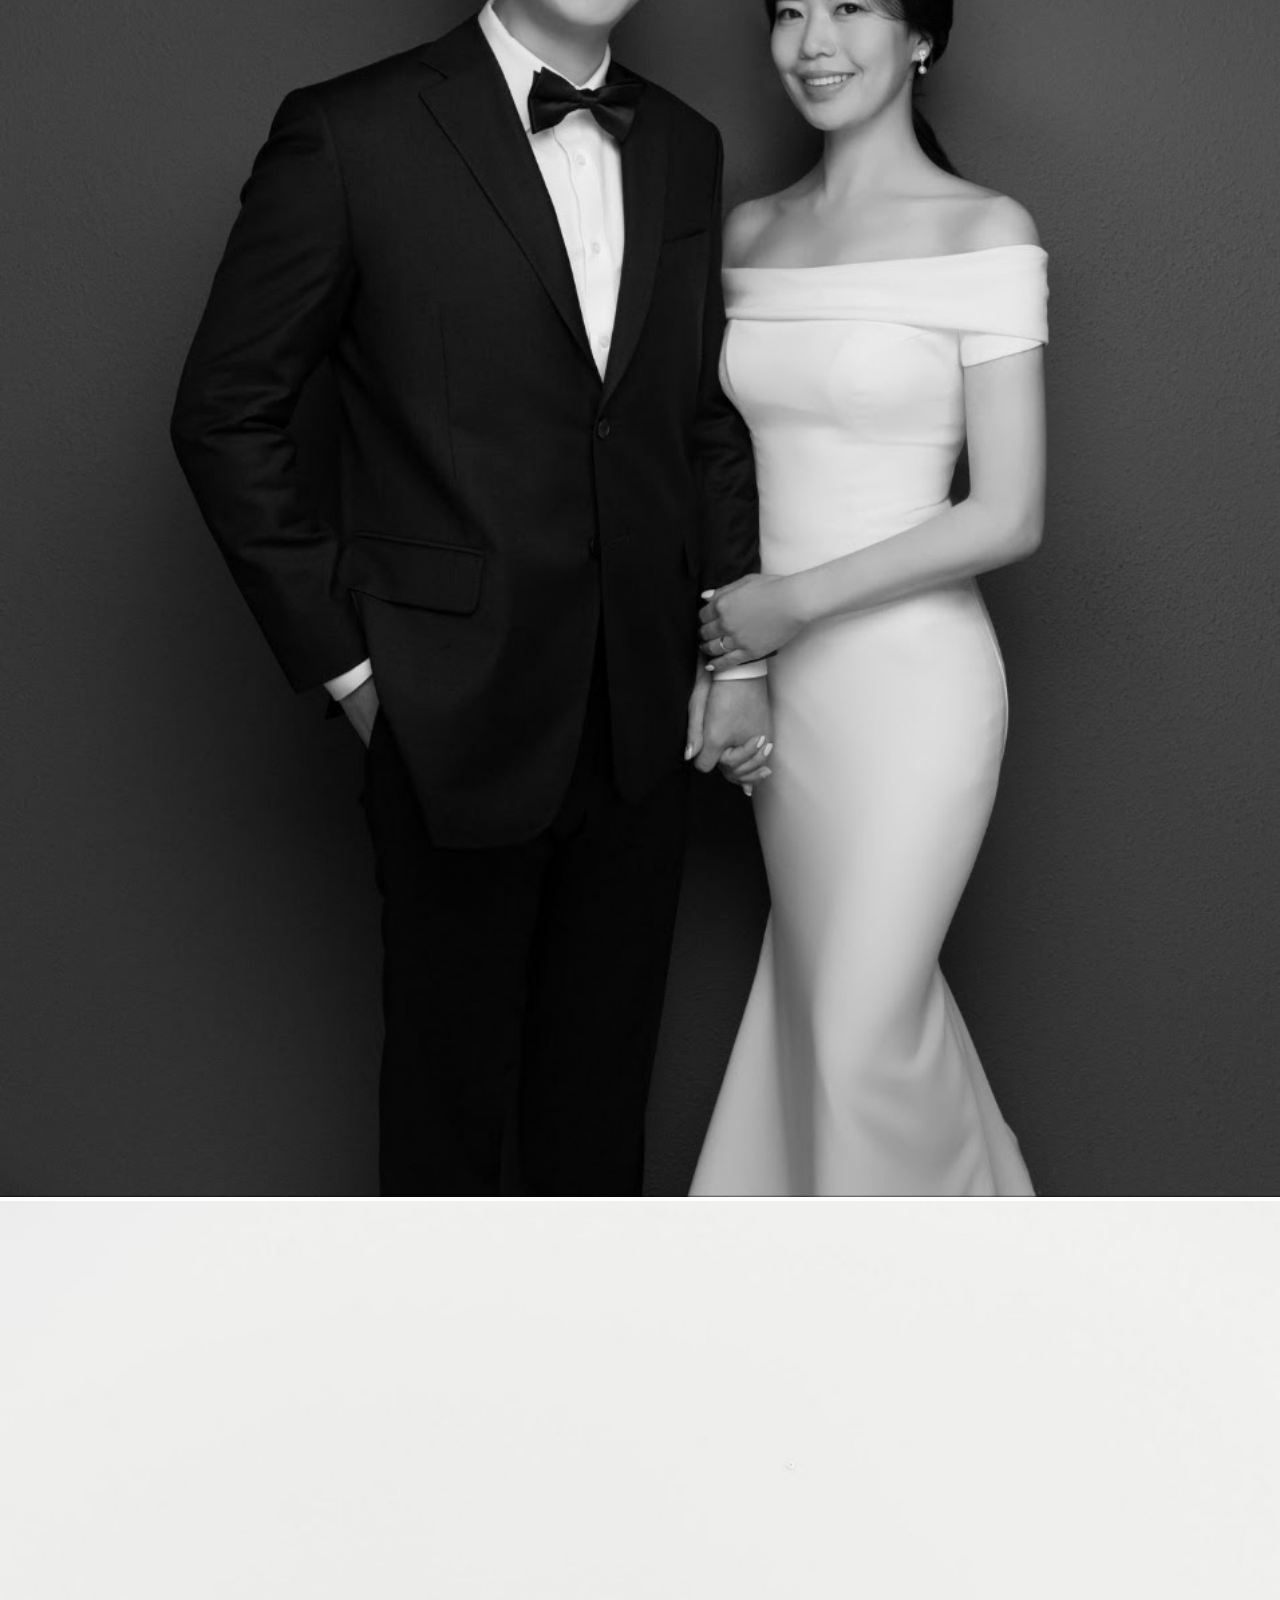
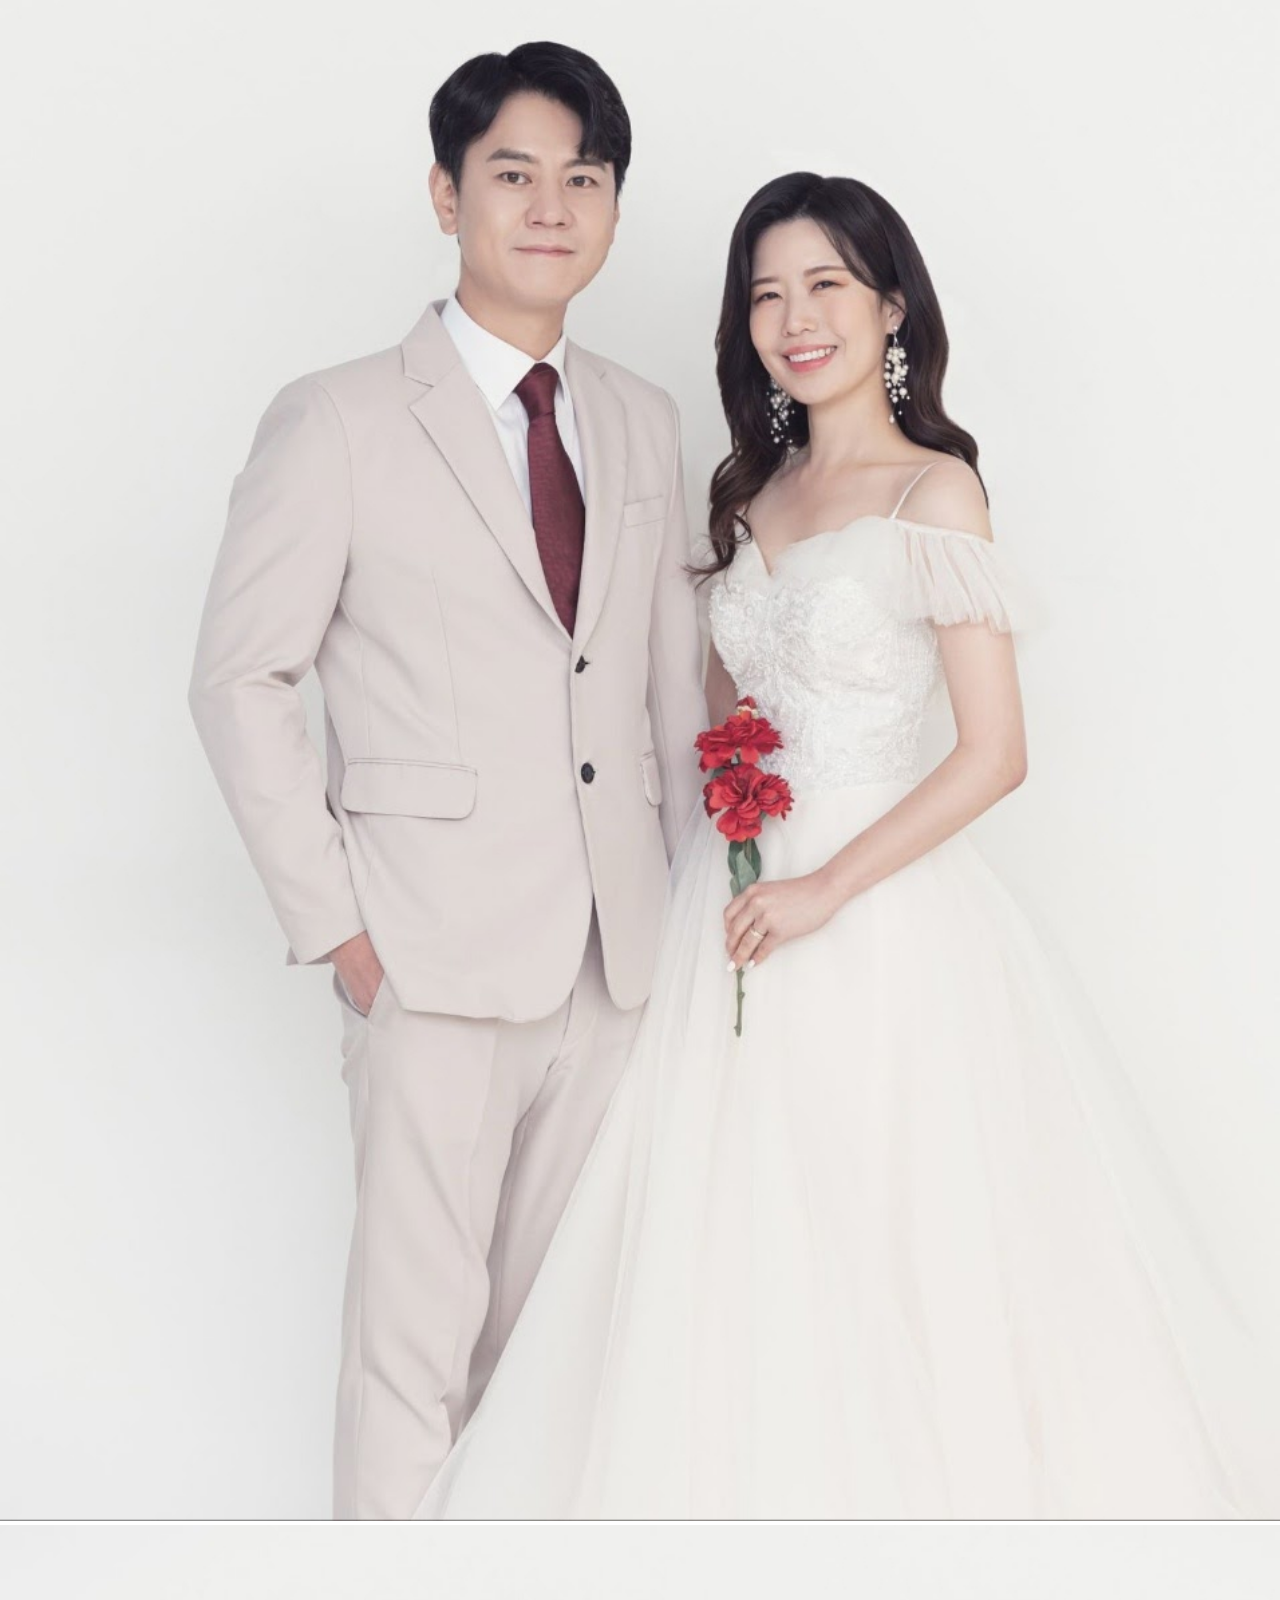
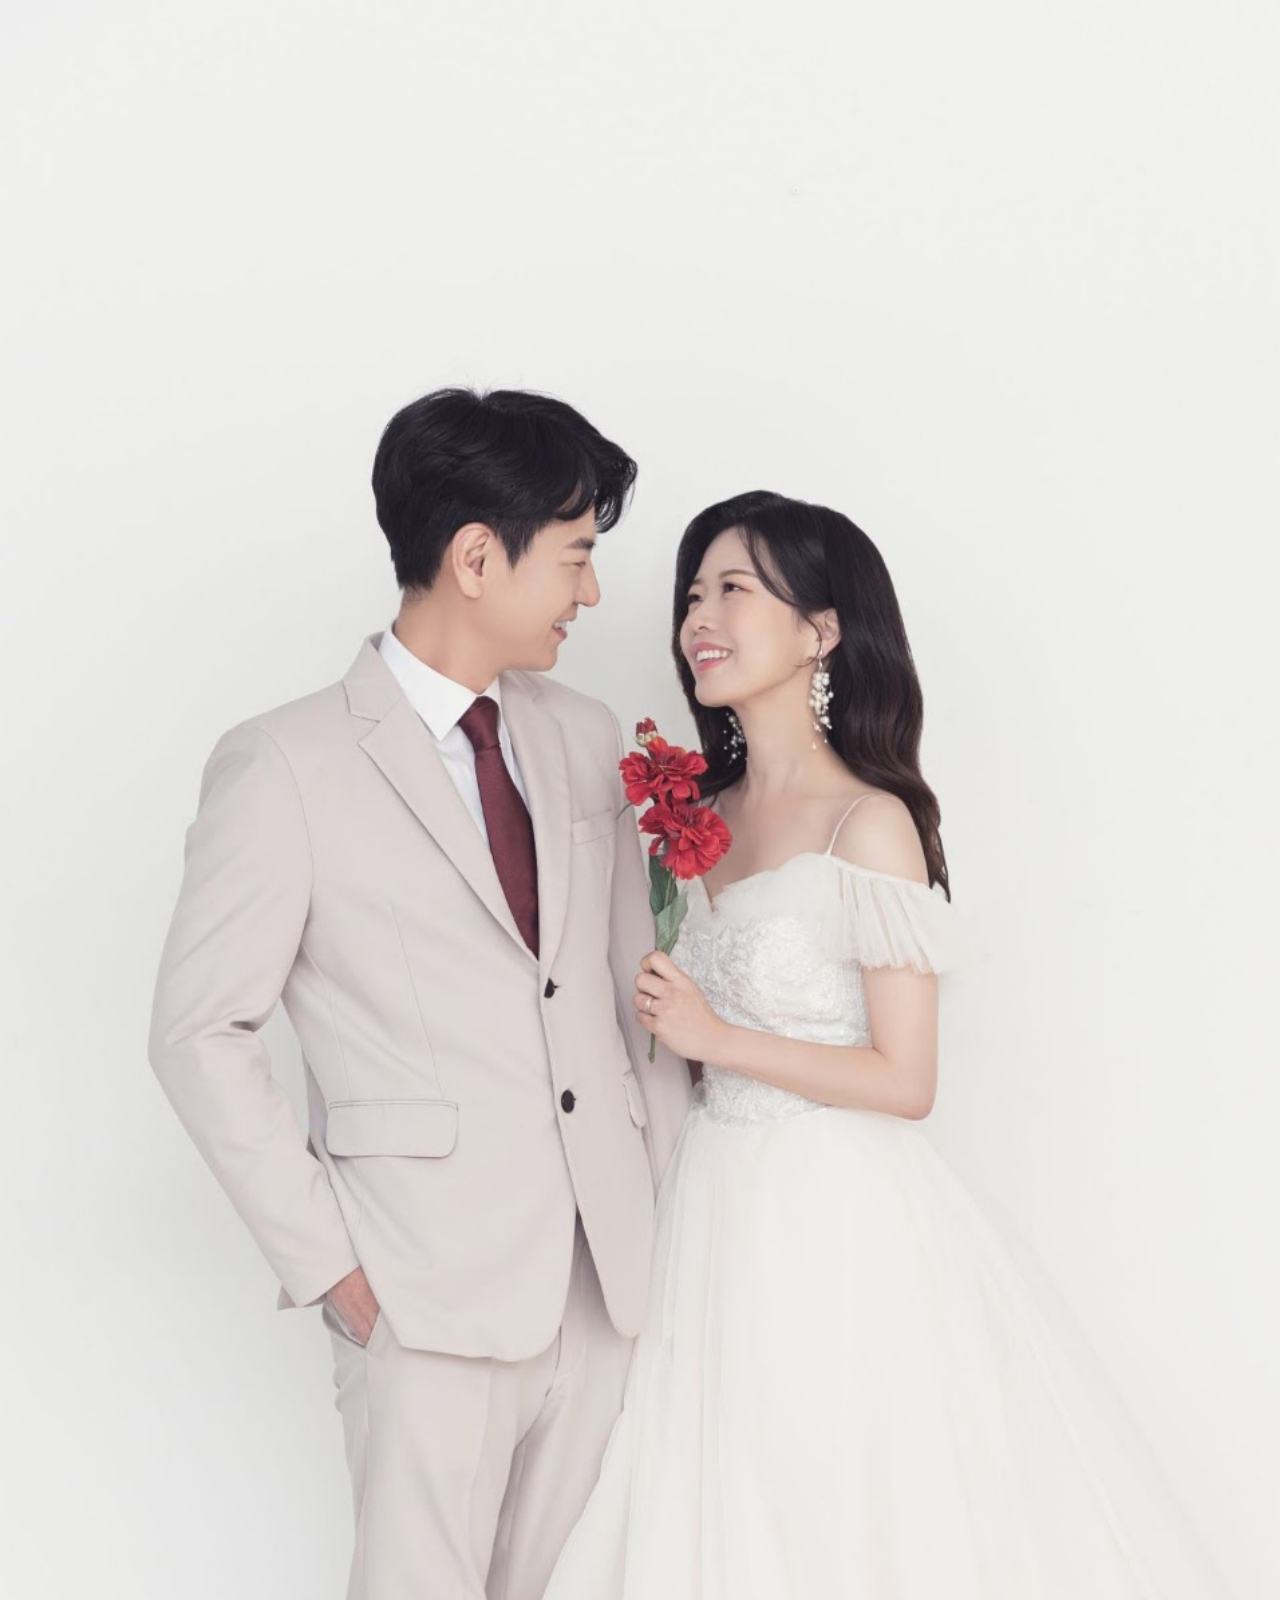
<file: syj/gallery.html>
<!DOCTYPE html>
<HTML xmlns="http://www.w3.org/1999/xhtml">
<HEAD>
<TITLE>이희성♥신윤지 모바일청첩장 갤러리</TITLE>
<meta http-equiv="Content-Type" content="text/html; charset=UTF-8" />
<meta name="viewport" content="width=device-width, initial-scale=1, minimum-scale=1" />

</HEAD>
<body leftmargin="0" topmargin="0"><center>
<table width="100%" border="0" cellspacing="0" cellpadding="0">
  <tbody><tr>
          <td align="center"><img id="m1" src="g_img/img_01.jpg" style="width:100%;">
        <tr>
          <td align="center"><img id="m2" src="g_img/img_02.jpg" style="width:100%;">
        <tr>
          <td align="center"><img id="m3" src="g_img/img_03.jpg" style="width:100%;">
        <tr>
          <td align="center"><img id="m4" src="g_img/img_04.jpg" style="width:100%;">
        <tr>
          <td align="center"><img id="m5" src="g_img/img_05.jpg" style="width:100%;">
        <tr>
          <td align="center"><img id="m6" src="g_img/img_06.jpg" style="width:100%;">
        <tr>
          <td align="center"><img id="m7" src="g_img/img_07.jpg" style="width:100%;">
        <tr>
          <td align="center"><img id="m8" src="g_img/img_08.jpg" style="width:100%;">
        <tr>
          <td align="center"><img id="m9" src="g_img/img_09.jpg" style="width:100%;">
        <tr>
          <td align="center"><img id="m10" src="g_img/image53.jpg" style="width:100%;">
		<tr>
          <td align="center"><img id="m10" src="g_img/img_11.jpg" style="width:100%;">
		<tr>
          <td align="center"><img id="m10" src="g_img/img_12.jpg" style="width:100%;">
		<tr>
          <td align="center"><img id="m10" src="g_img/img_13.jpg" style="width:100%;">
		<tr>
          <td align="center"><img id="m10" src="g_img/img_14.jpg" style="width:100%;">
		<tr>
          <td align="center"><img id="m10" src="g_img/img_15.jpg" style="width:100%;">
 </tbody></table>
   
 
</body>
</HTML>
</file>
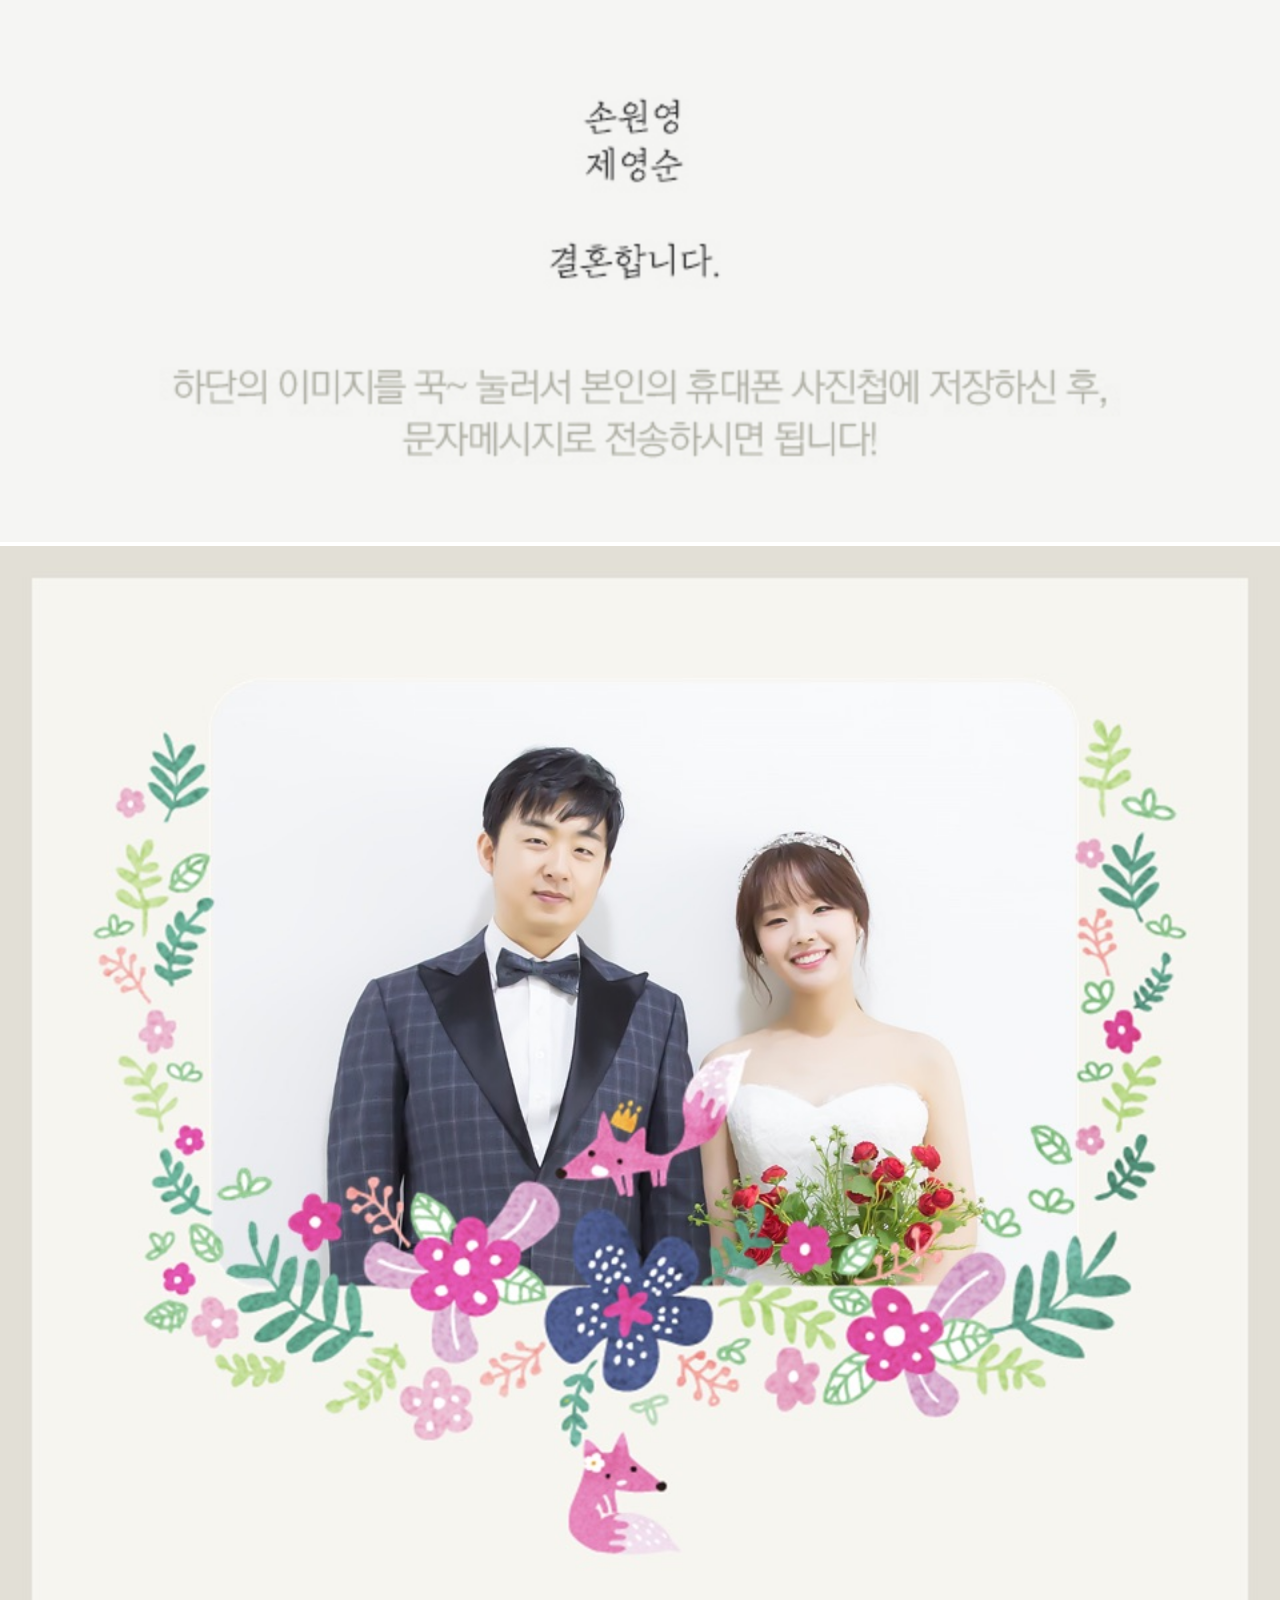
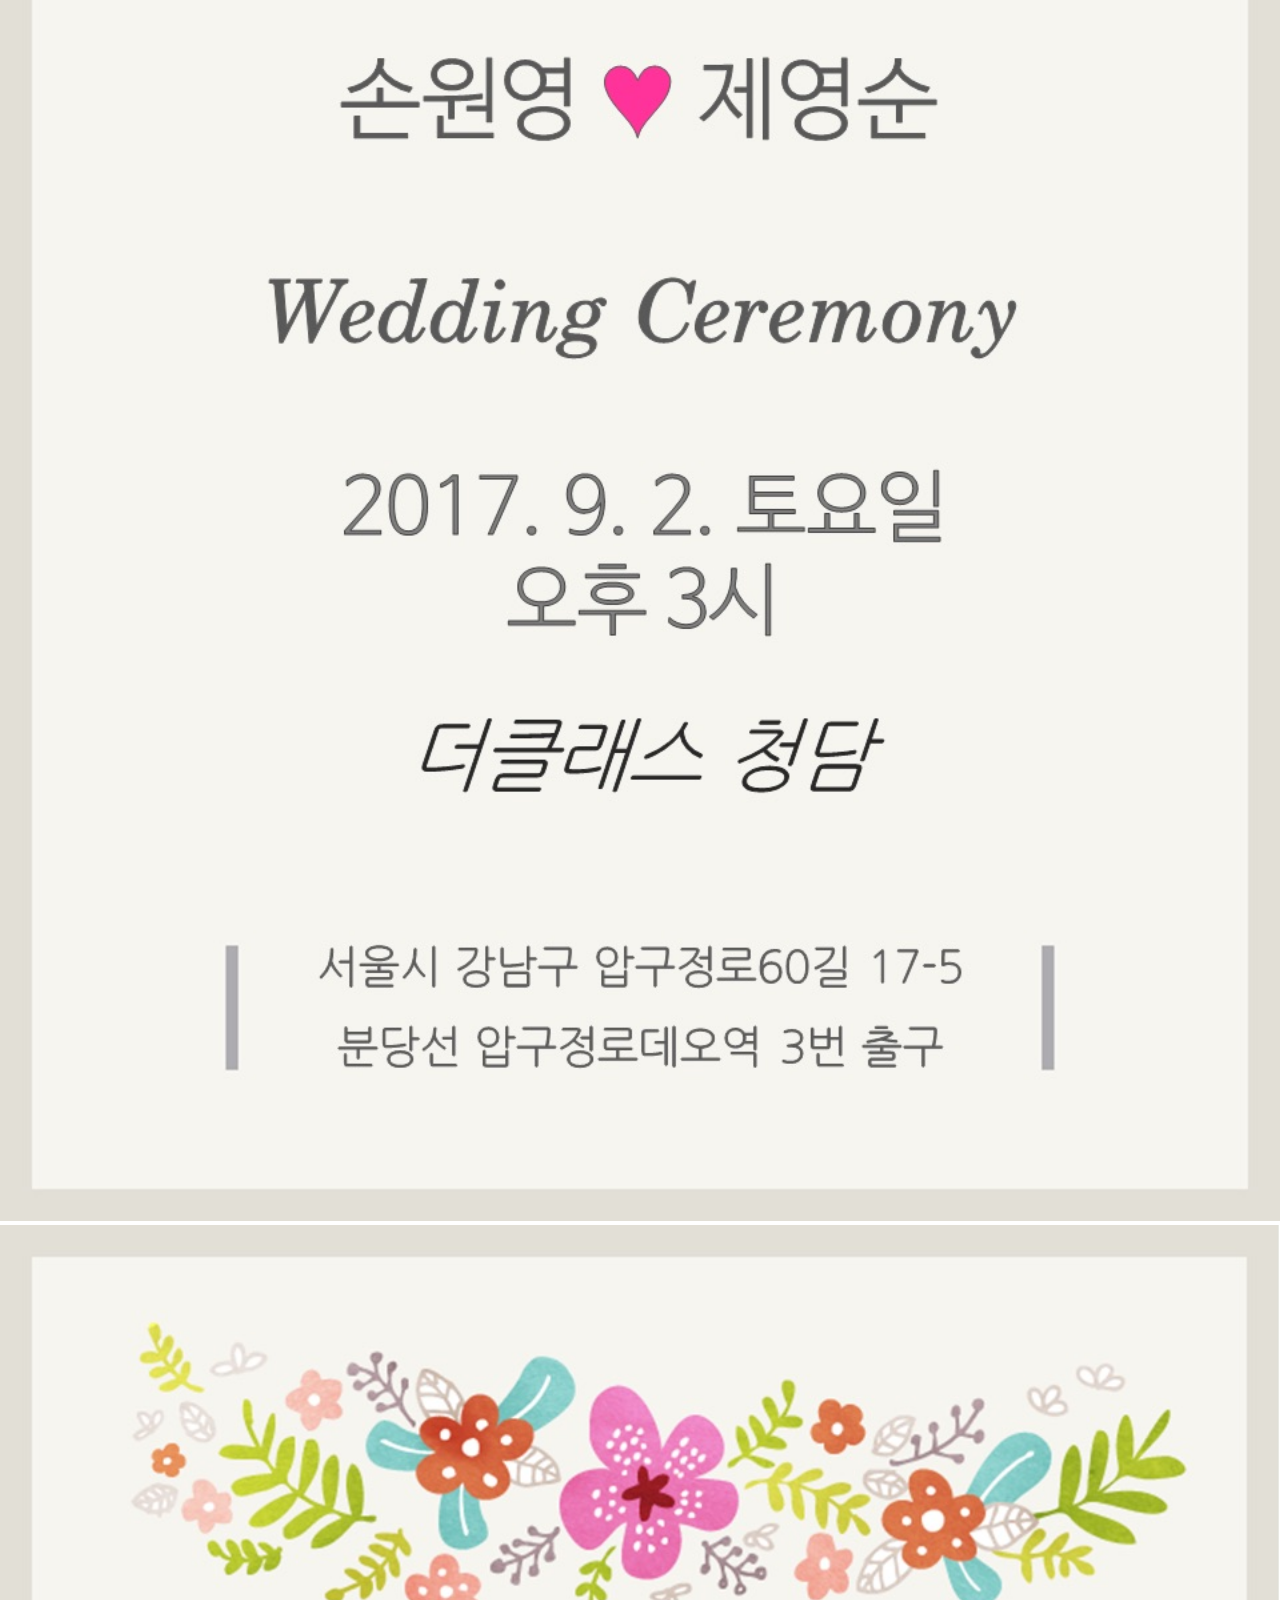
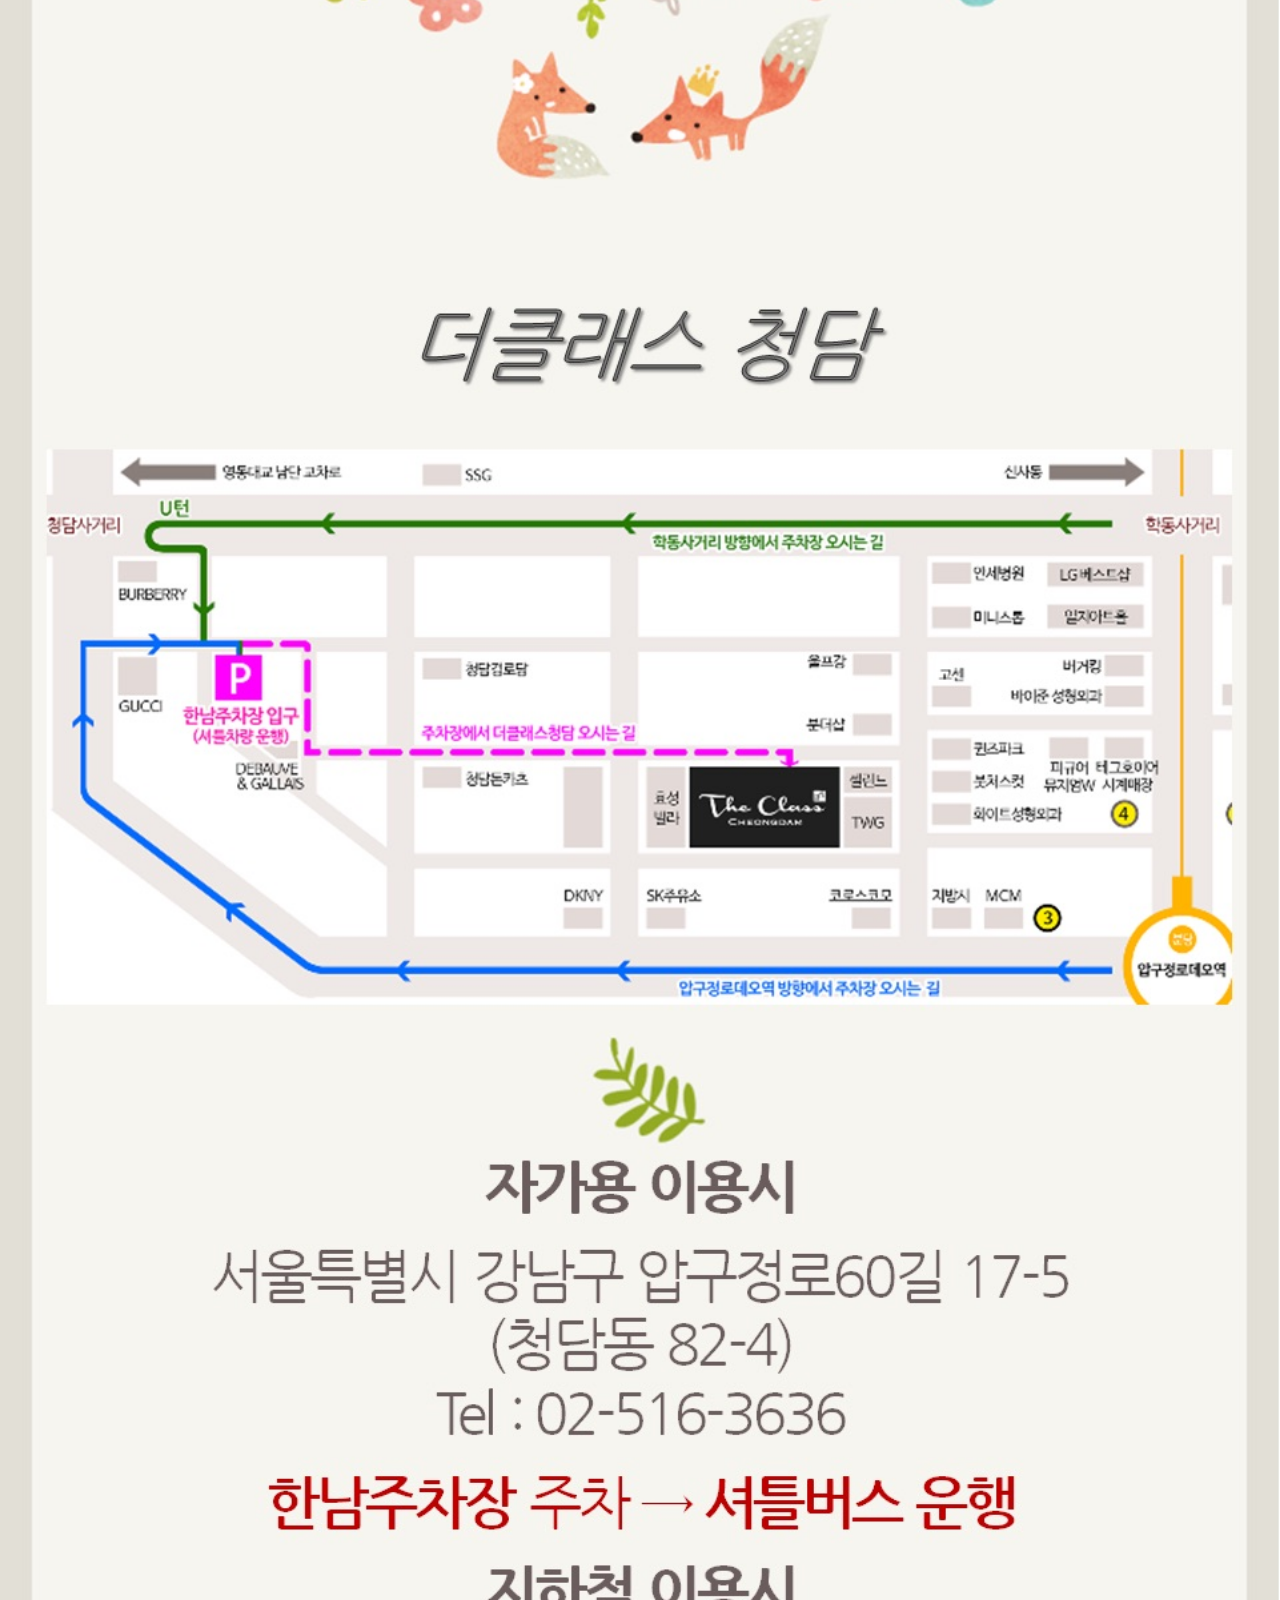
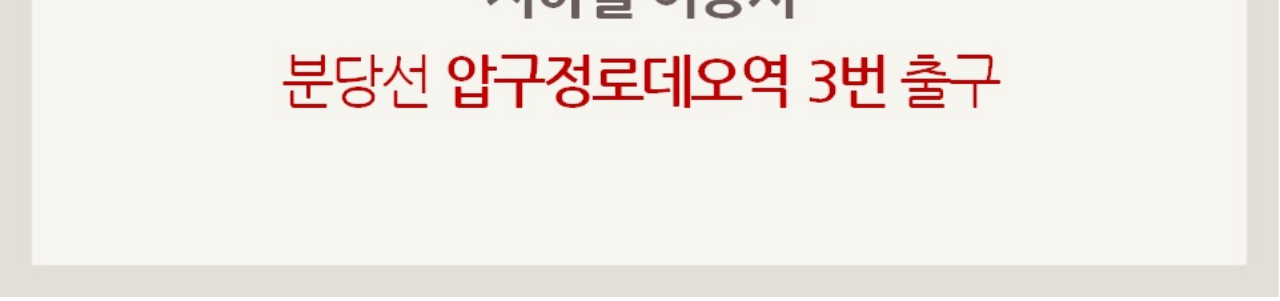
<file: wedding/g2.html>
<!DOCTYPE html>
<HTML xmlns="http://www.w3.org/1999/xhtml">
<HEAD>
<TITLE>손원영♥제영순 모바일청첩장</TITLE>
<meta http-equiv="Content-Type" content="text/html; charset=UTF-8" />
<meta name="viewport" content="width=device-width, initial-scale=1, minimum-scale=1" />



</HEAD>
<body leftmargin="0" topmargin="0"><center>
<table width="100%" border="0" cellspacing="0" cellpadding="0">
  <tbody><tr>
          <td align="center"><img id="m1" src="img/m_title.jpg" style="width:100%;">
          <tr>
          <td align="center"><img id="m1" src="img/mobile1.jpg" style="width:100%;">
          <tr>
          <td align="center"><img id="m1" src="img/mobile2.jpg" style="width:100%;">
          
 </tbody></table>
   
 
</body>
</HTML>
</file>
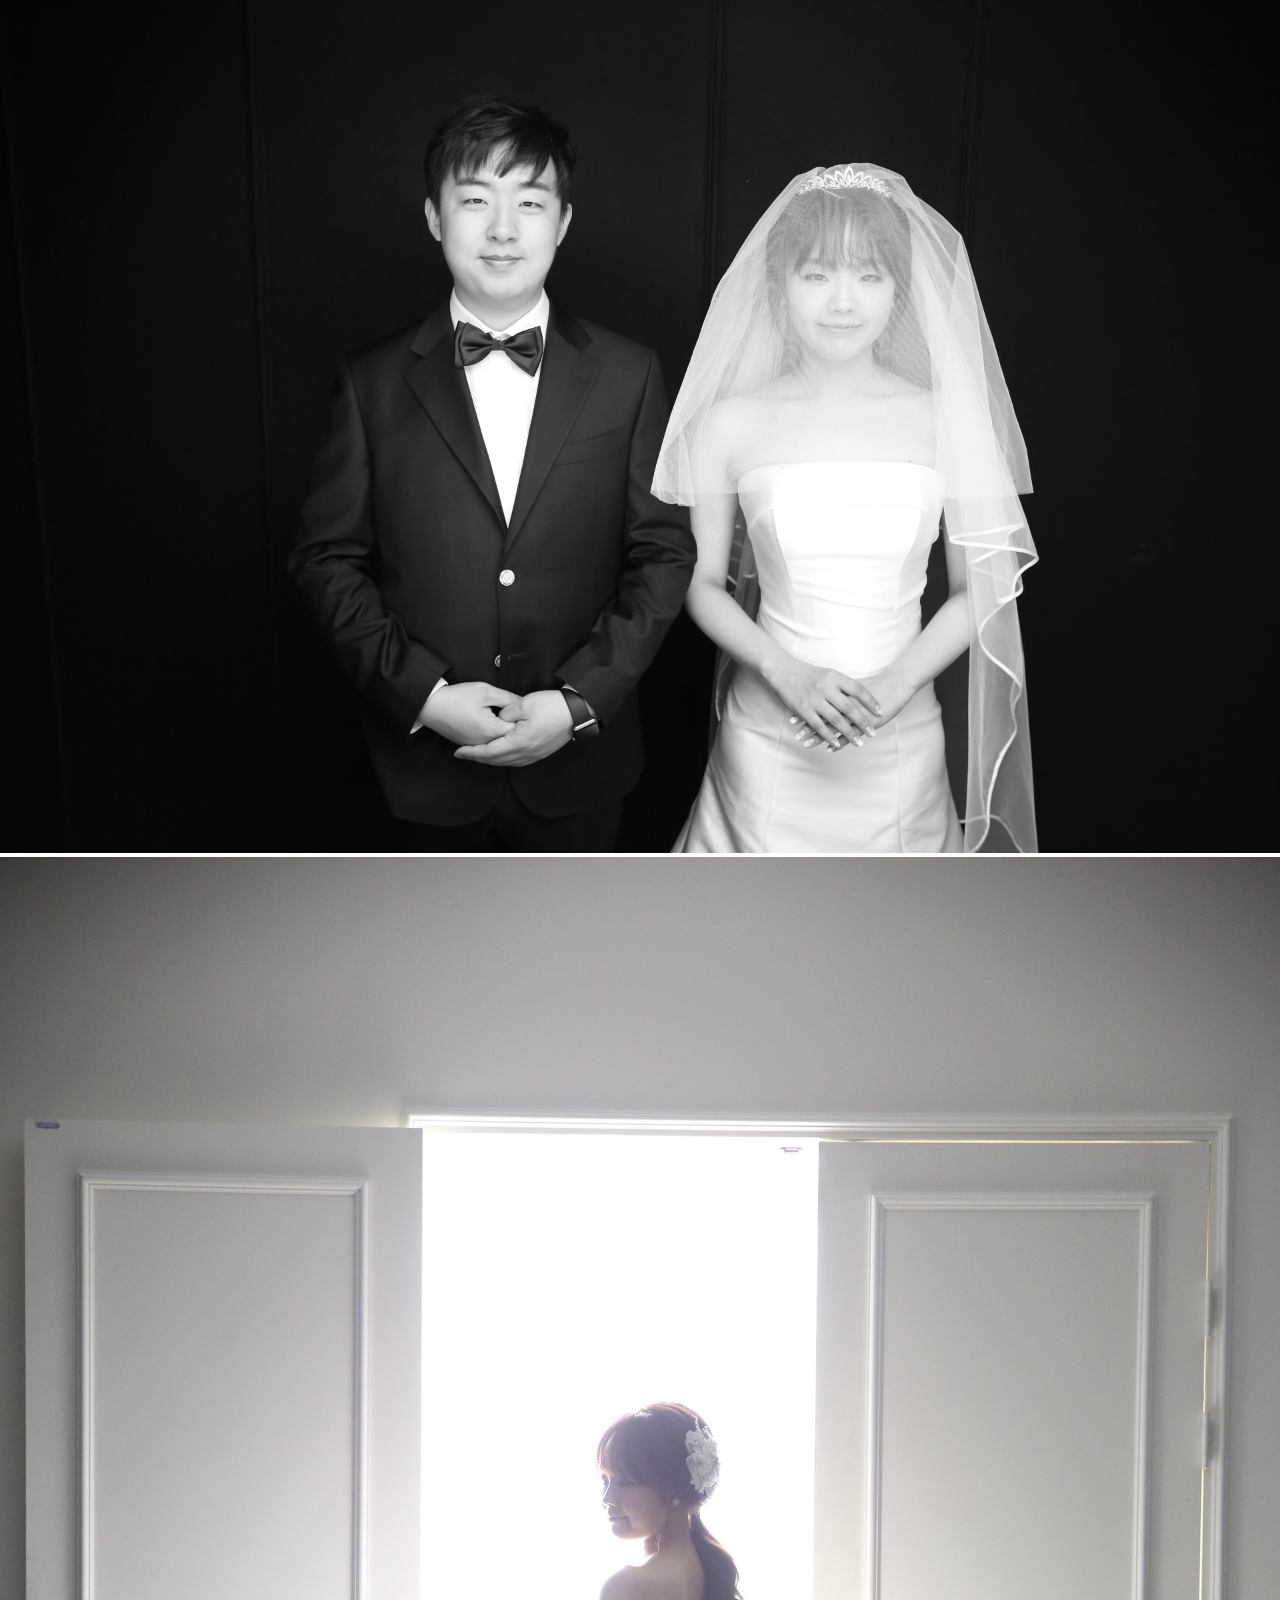
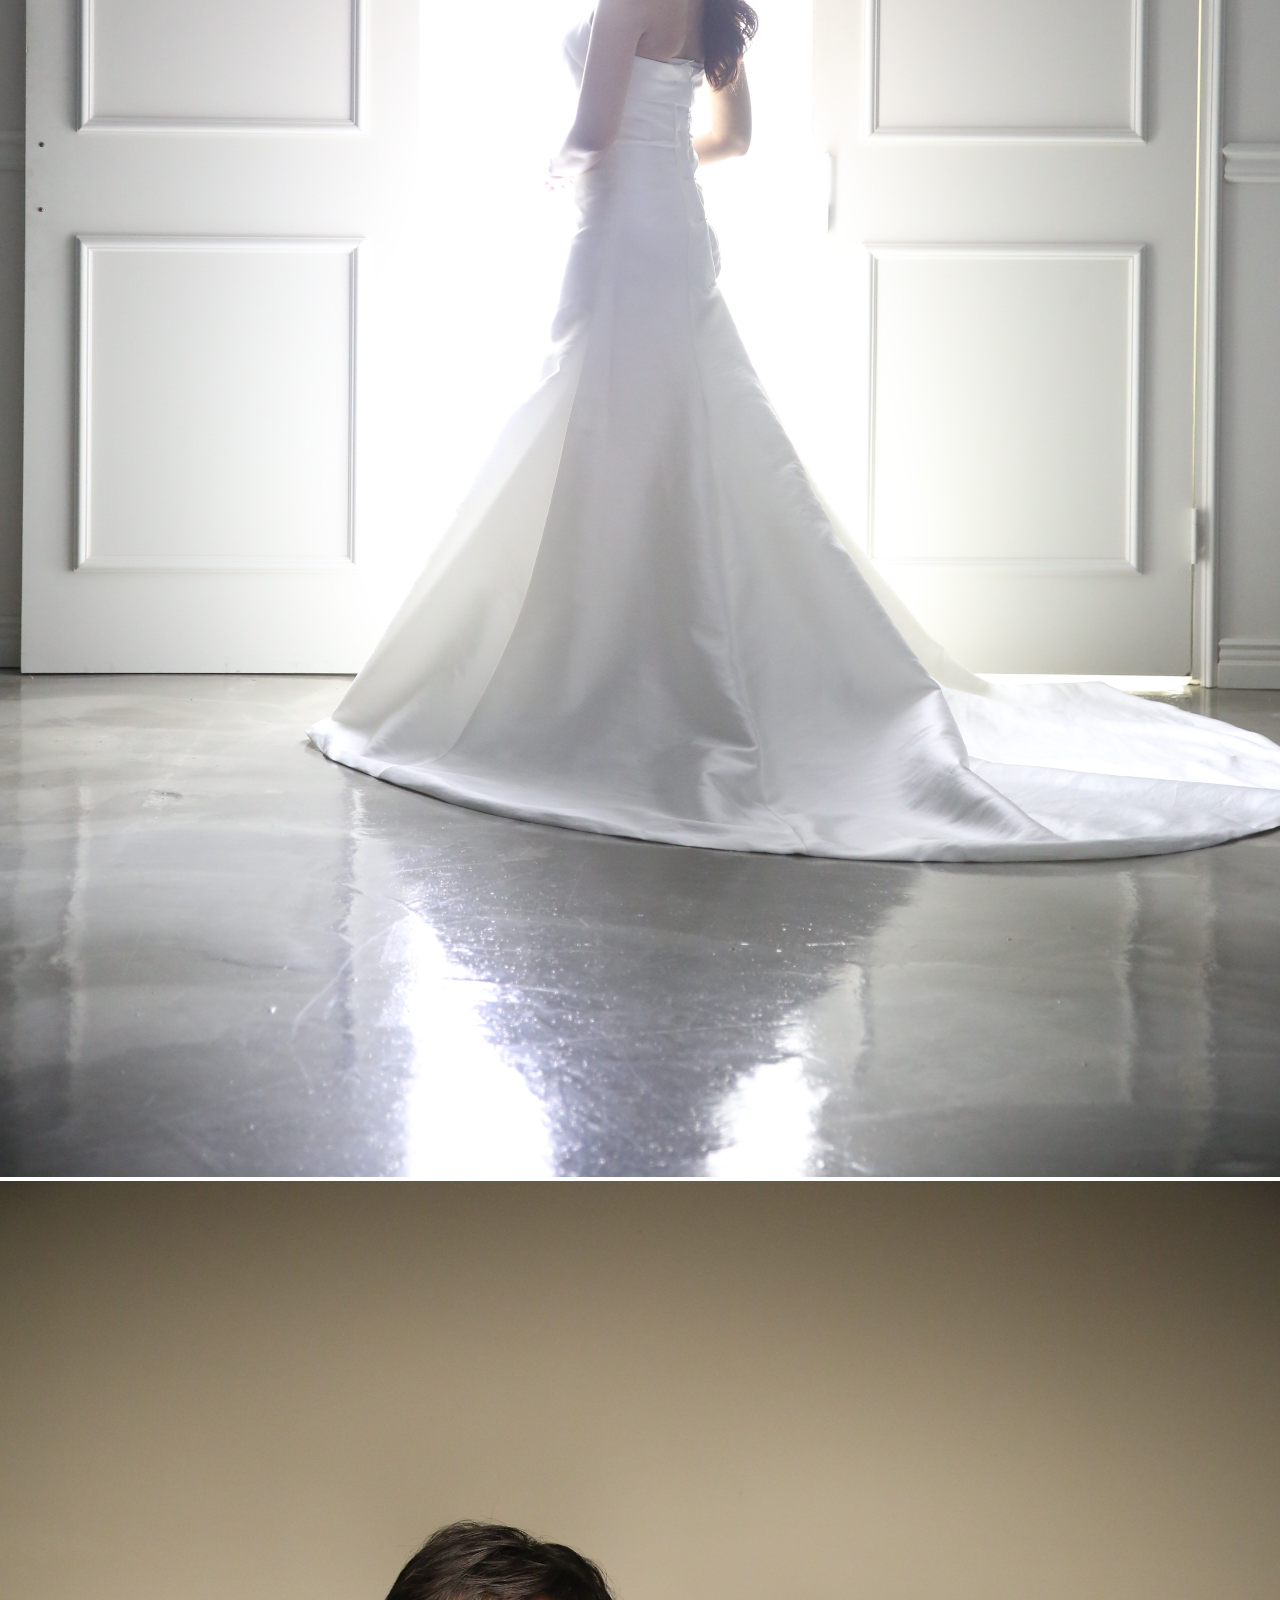
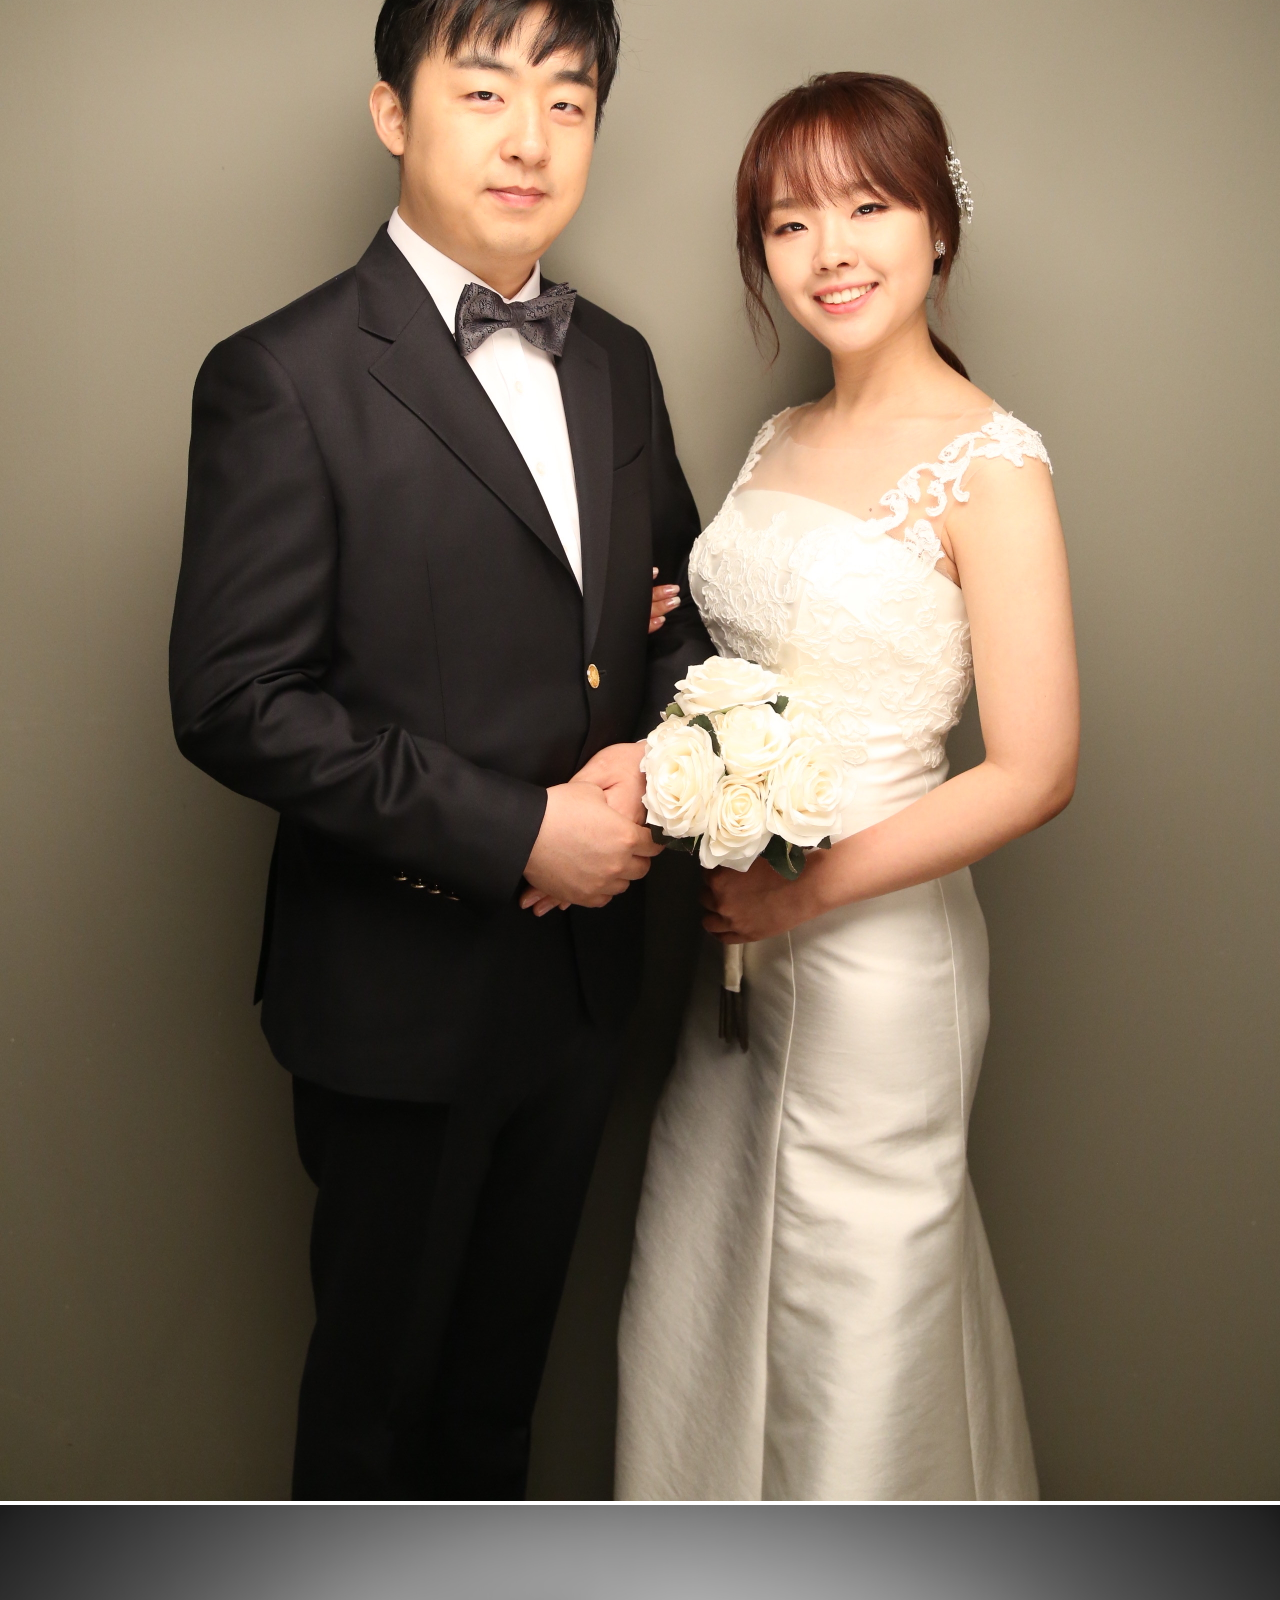
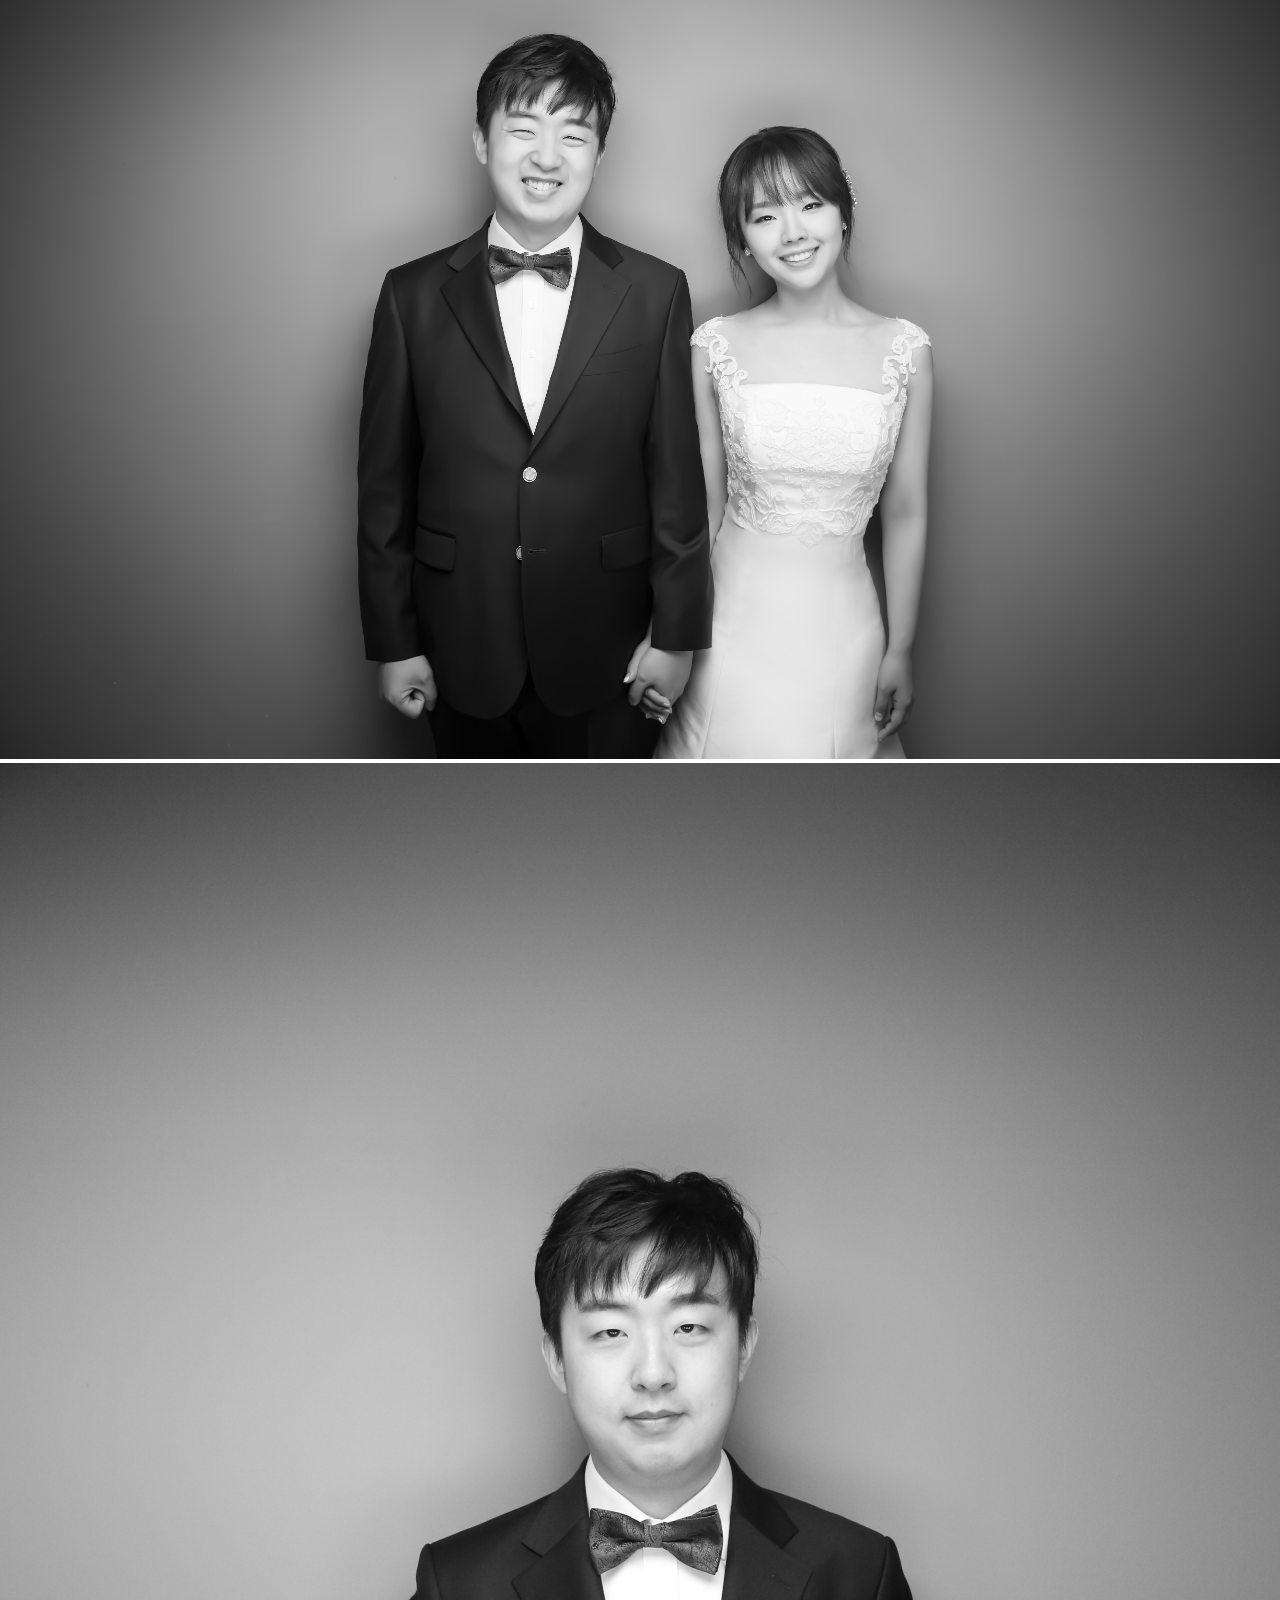
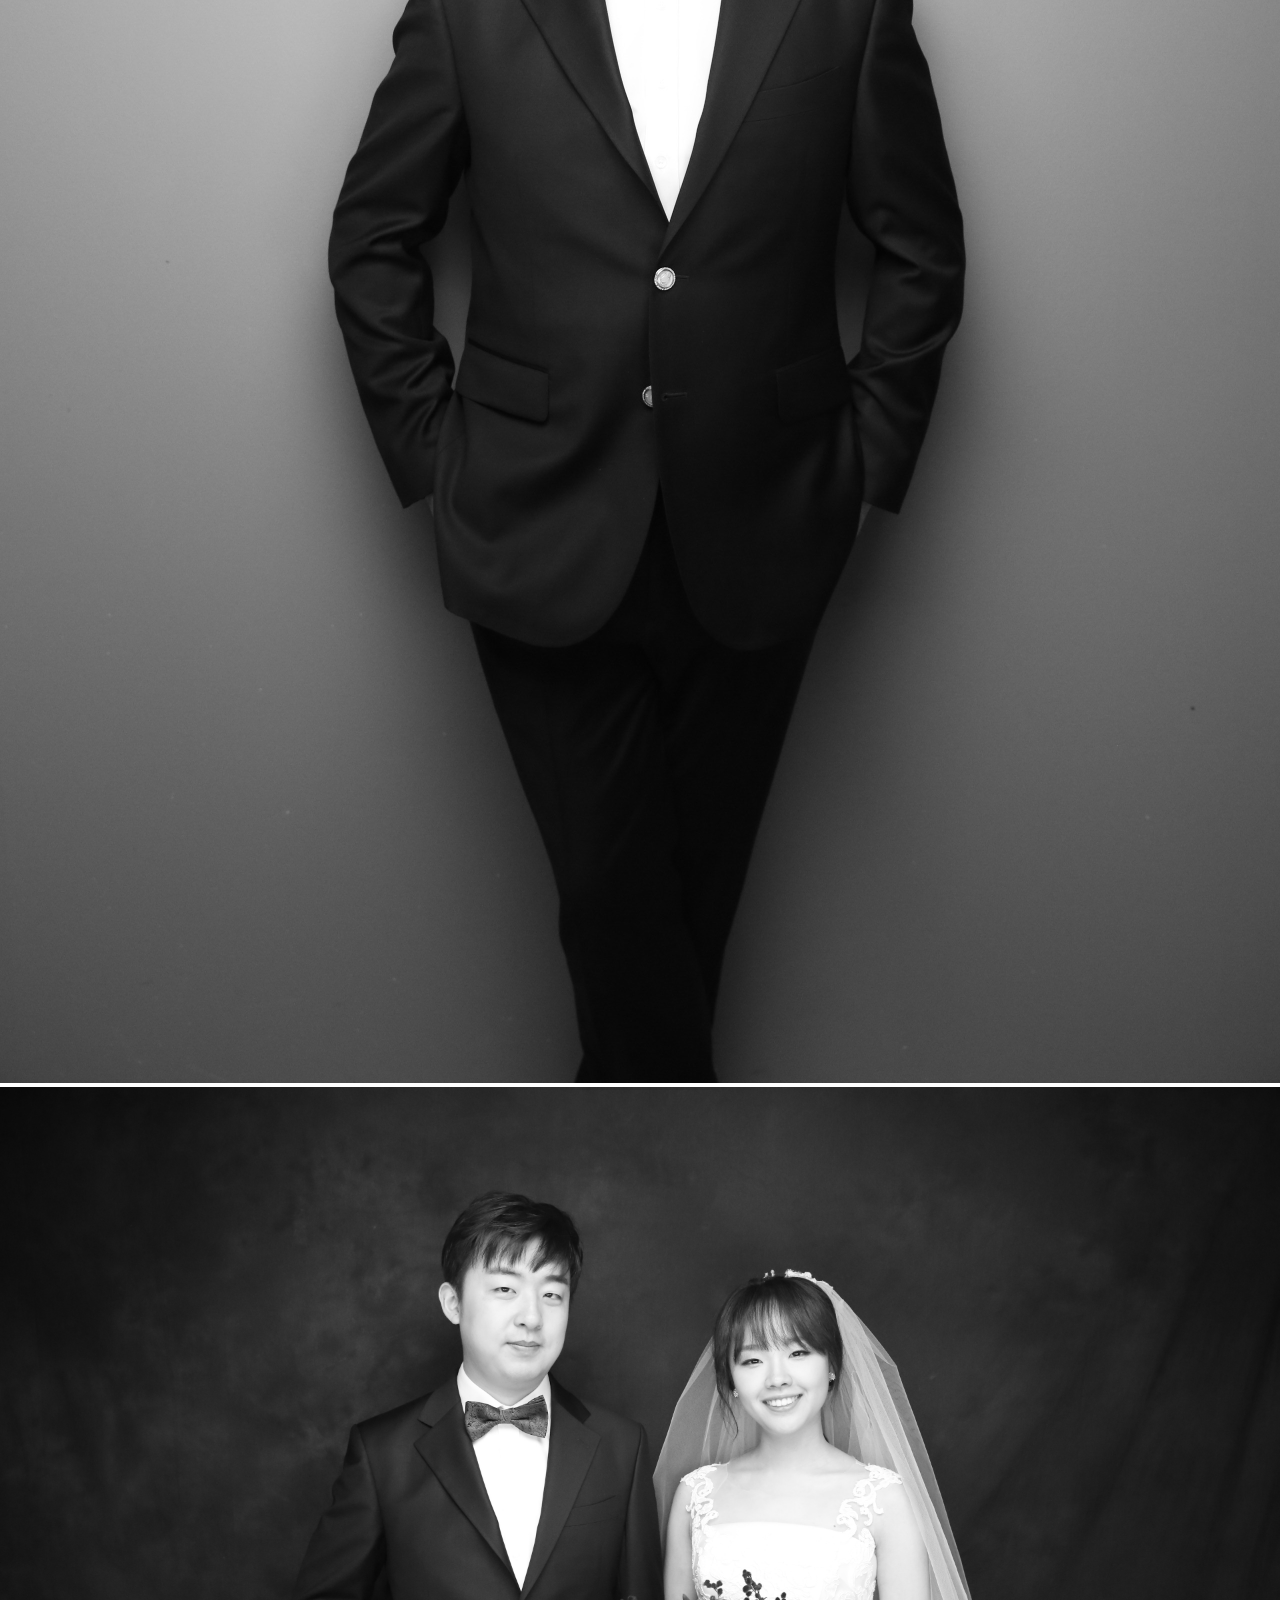
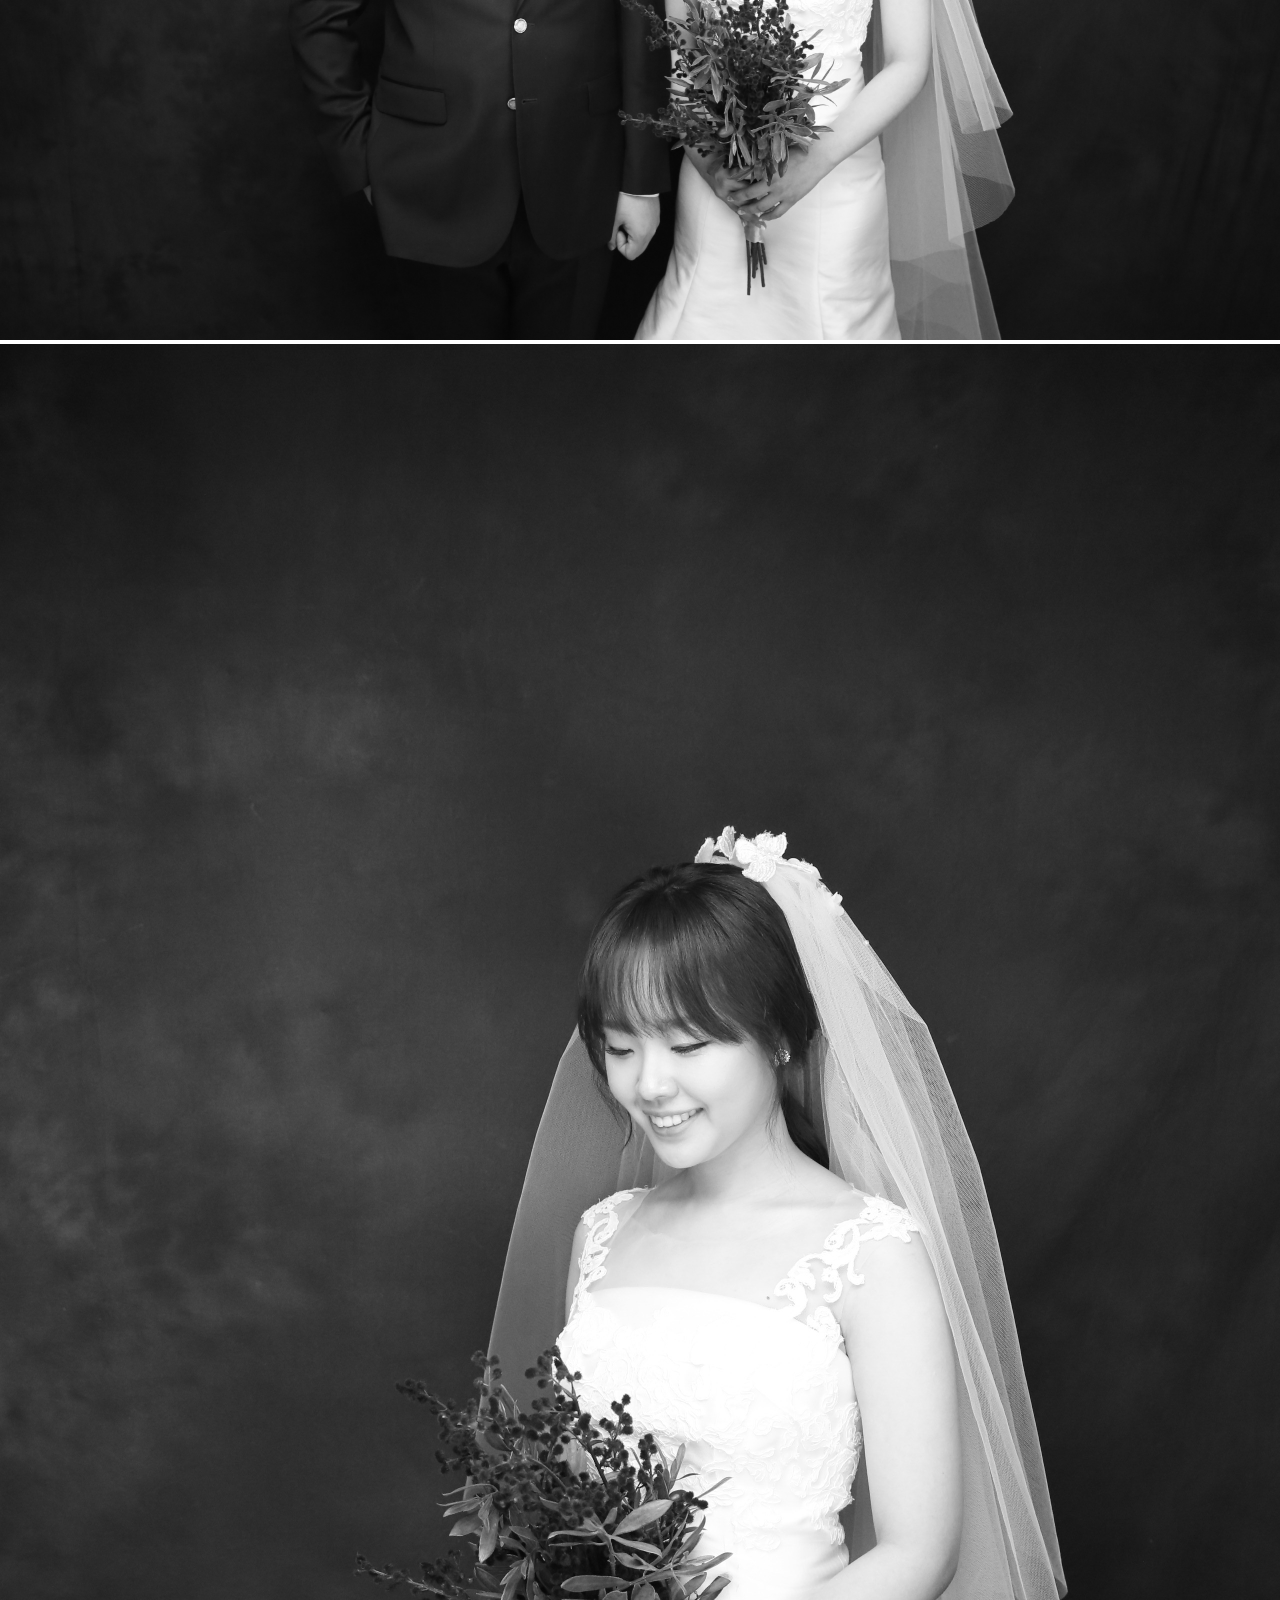
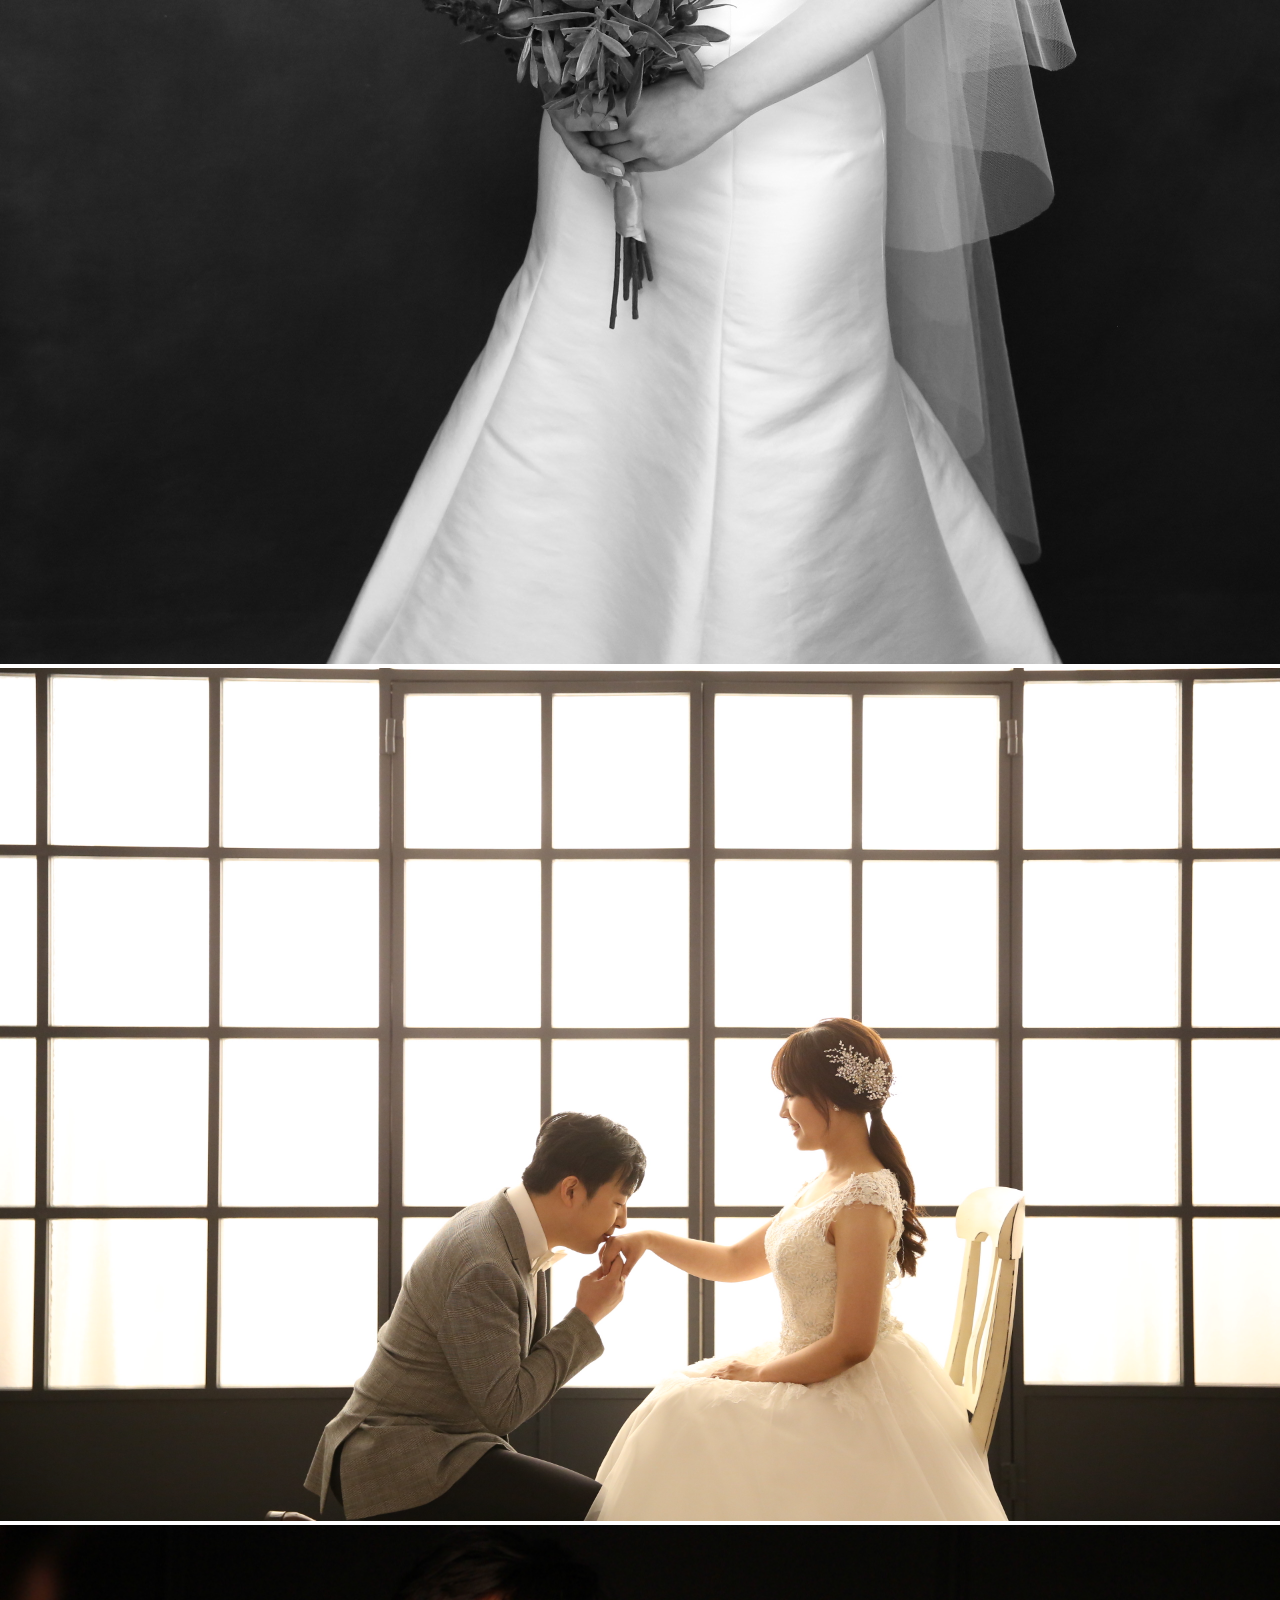
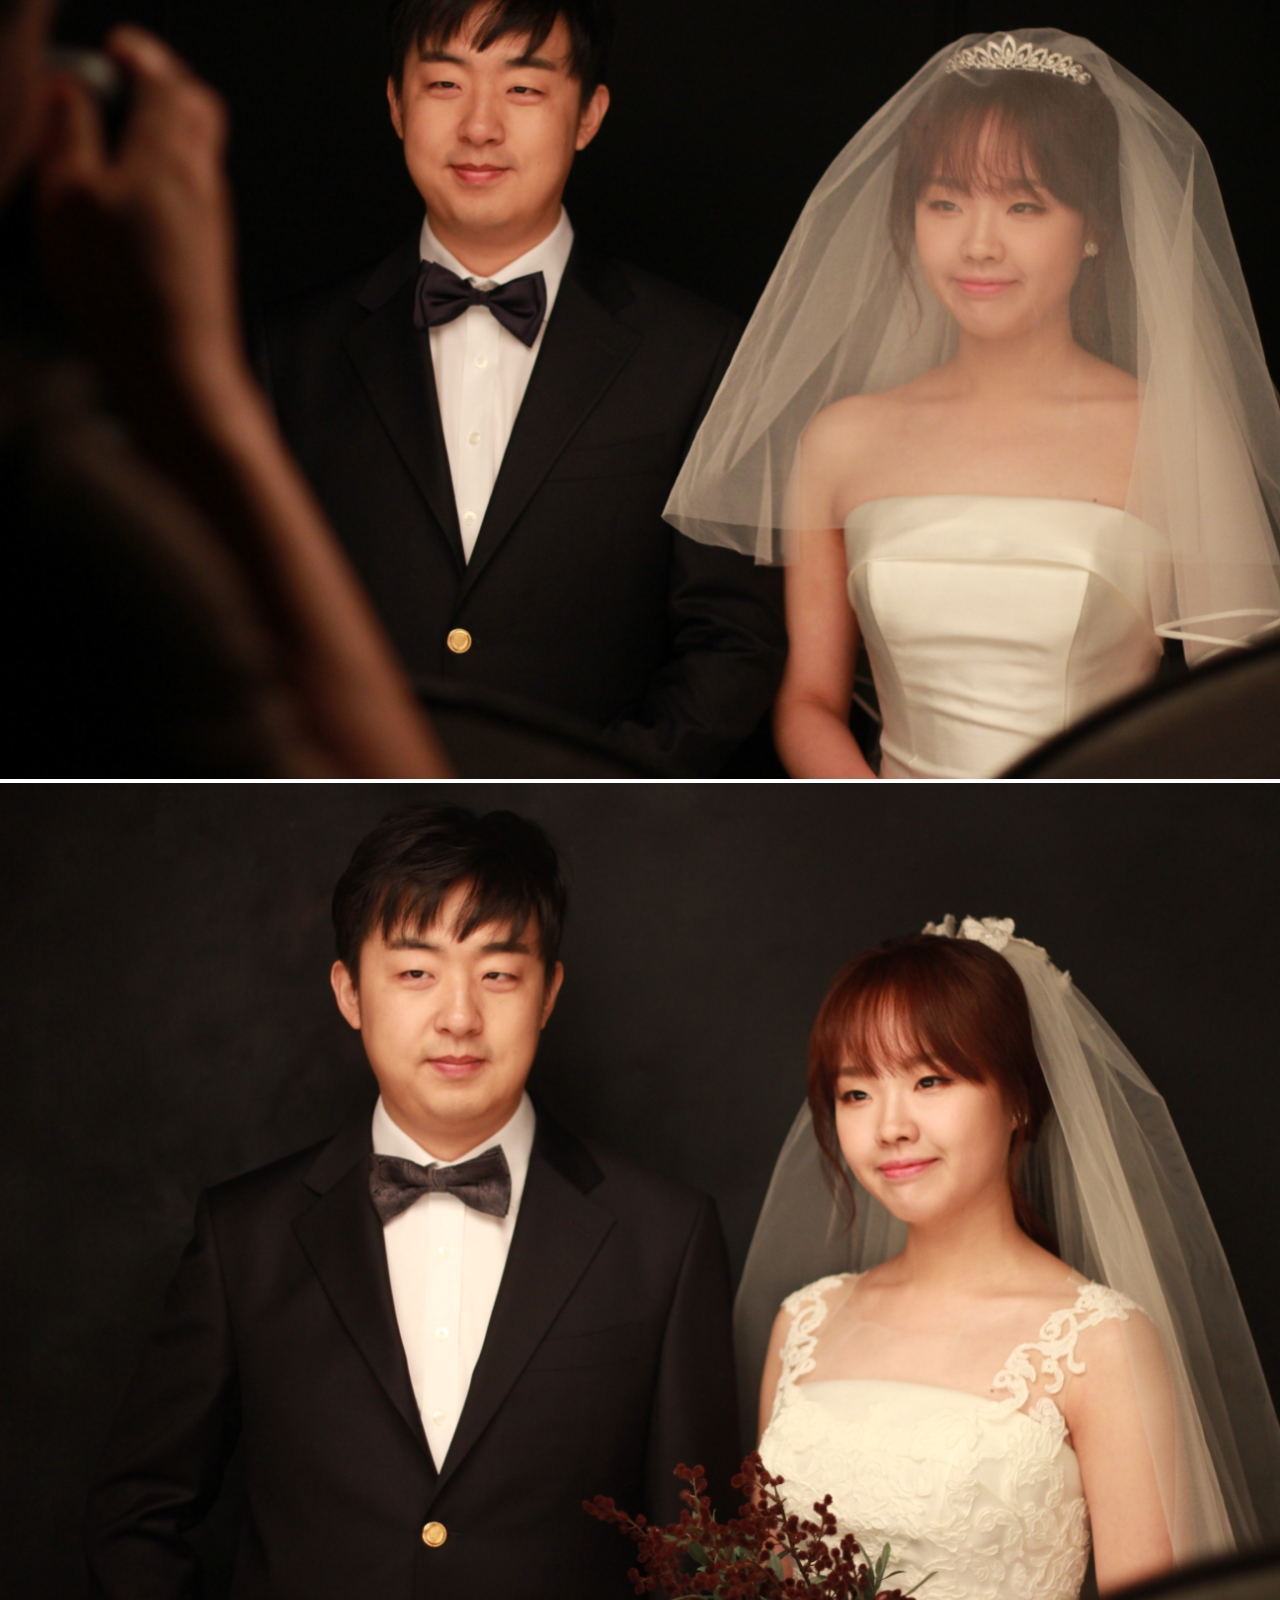
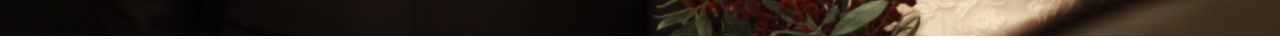
<file: wedding/gallery.html>
<!DOCTYPE html>
<HTML xmlns="http://www.w3.org/1999/xhtml">
<HEAD>
<TITLE>손원영♥제영순 모바일청첩장 갤러리</TITLE>
<meta http-equiv="Content-Type" content="text/html; charset=UTF-8" />
<meta name="viewport" content="width=device-width, initial-scale=1, minimum-scale=1" />

</HEAD>
<body leftmargin="0" topmargin="0"><center>
<table width="100%" border="0" cellspacing="0" cellpadding="0">
  <tbody><tr>
          <td align="center"><img id="m1" src="g_img/img_1.JPG" style="width:100%;">
        <tr>
          <td align="center"><img id="m2" src="g_img/img_2.JPG" style="width:100%;">
        <tr>
          <td align="center"><img id="m3" src="g_img/img_3.JPG" style="width:100%;">
        <tr>
          <td align="center"><img id="m4" src="g_img/img_4.JPG" style="width:100%;">
        <tr>
          <td align="center"><img id="m5" src="g_img/img_5.JPG" style="width:100%;">
        <tr>
          <td align="center"><img id="m6" src="g_img/img_6.JPG" style="width:100%;">
        <tr>
          <td align="center"><img id="m7" src="g_img/img_7.JPG" style="width:100%;">
        <tr>
          <td align="center"><img id="m8" src="g_img/img_8.JPG" style="width:100%;">
        <tr>
          <td align="center"><img id="m9" src="g_img/img_9.JPG" style="width:100%;">
        <tr>
          <td align="center"><img id="m10" src="g_img/img_10.JPG" style="width:100%;">
         
 </tbody></table>
   
 
</body>
</HTML>
</file>
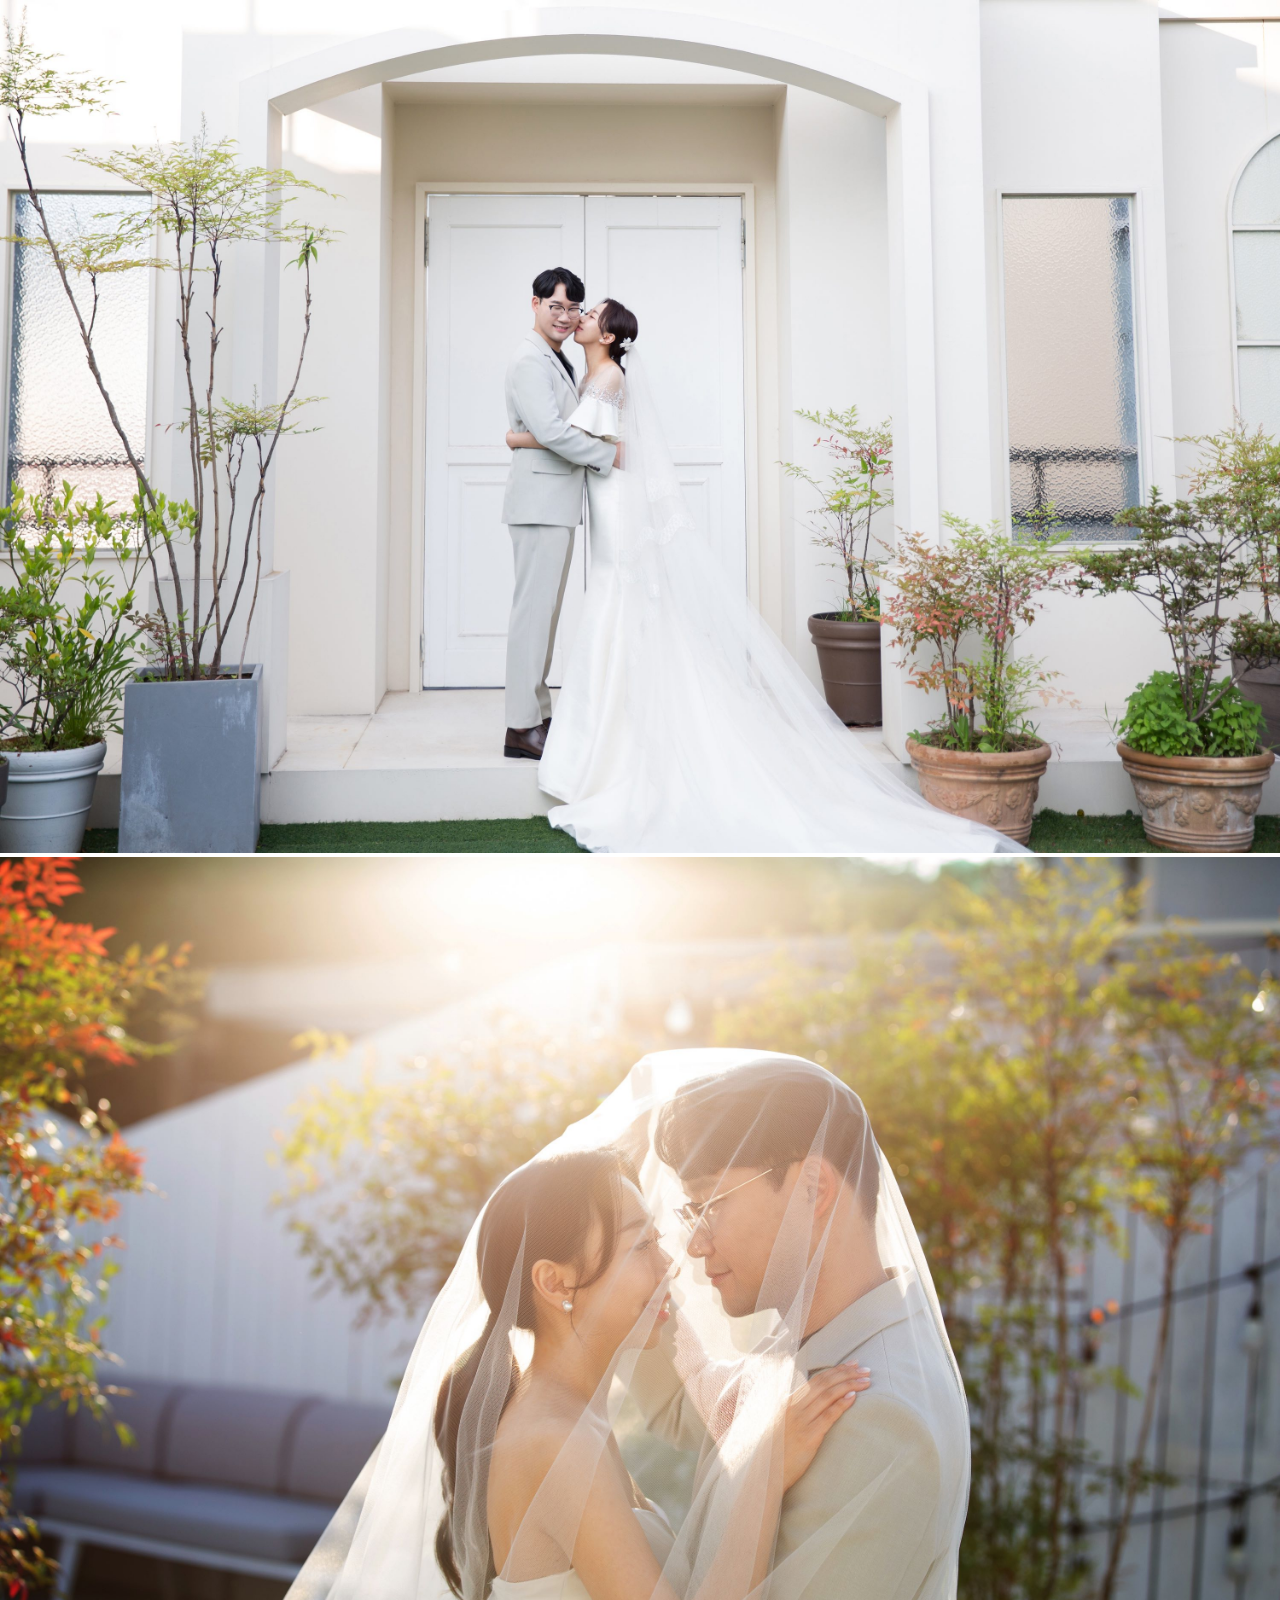
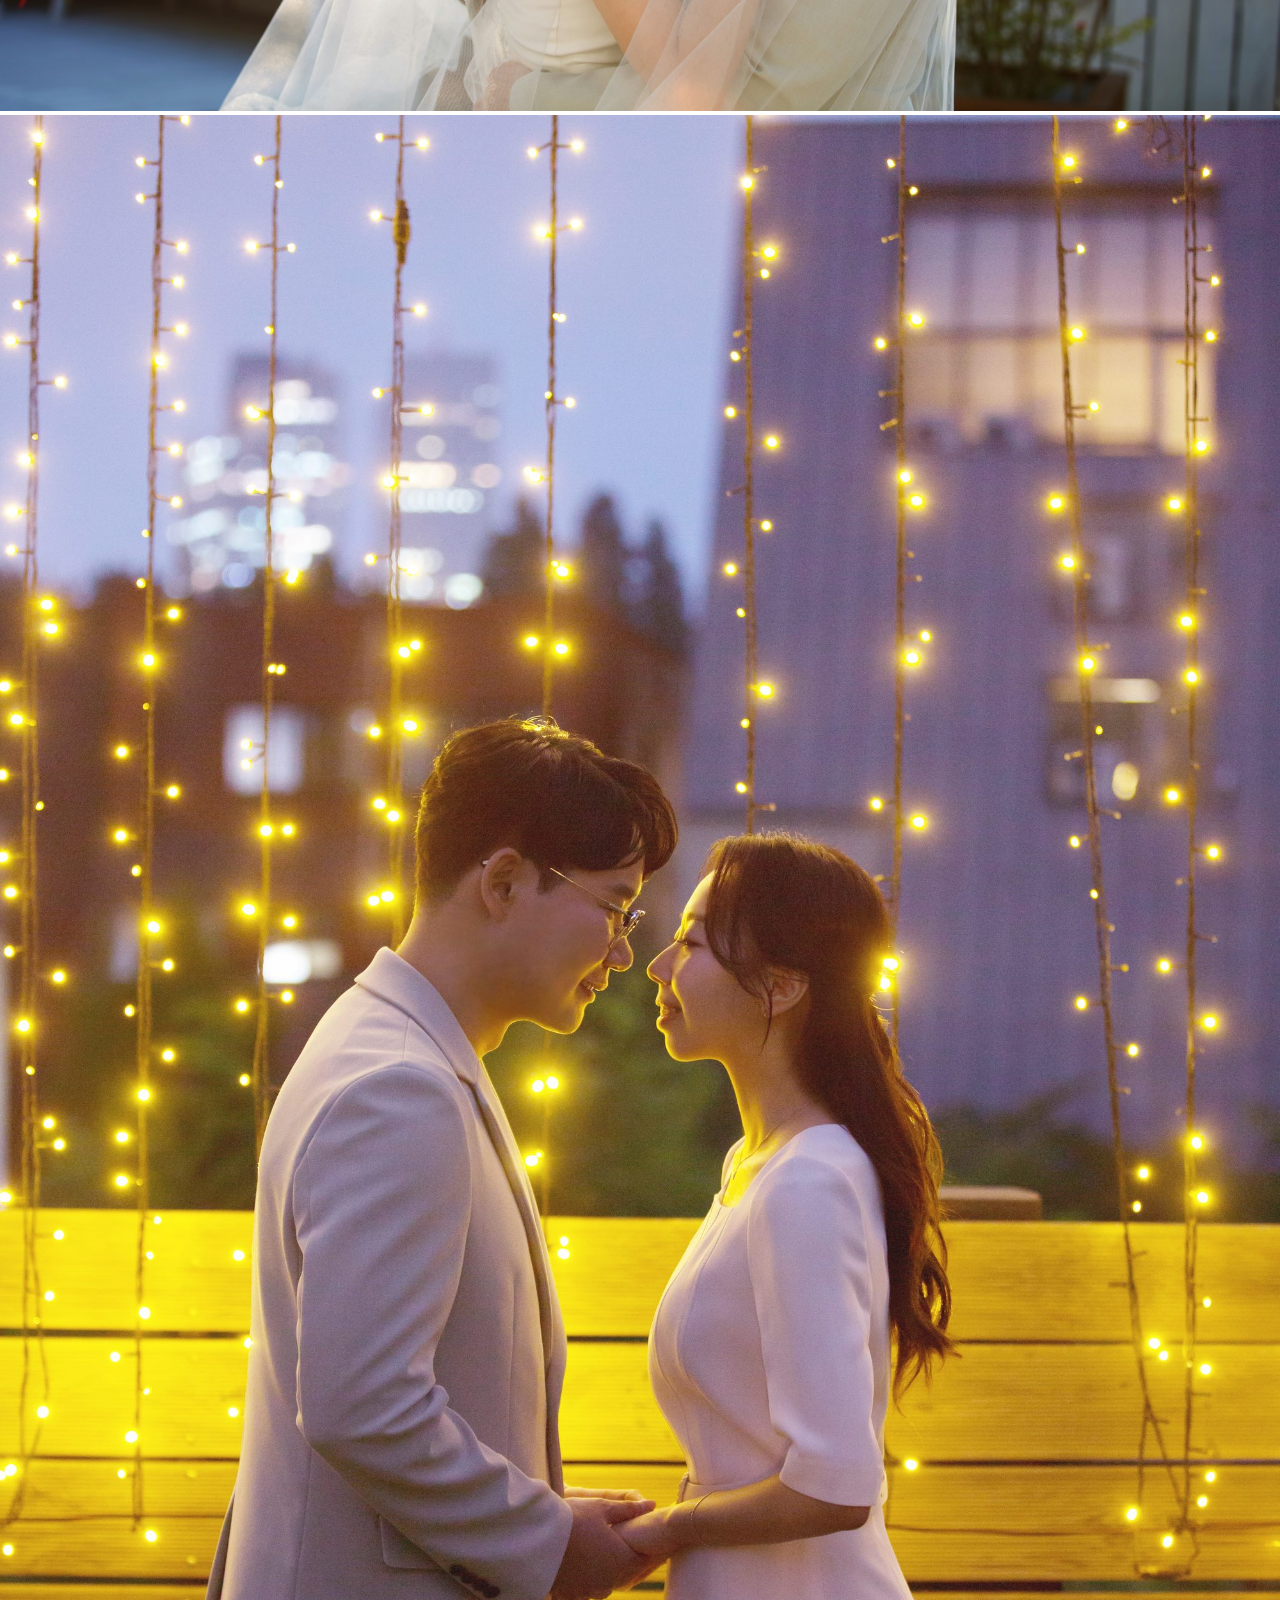
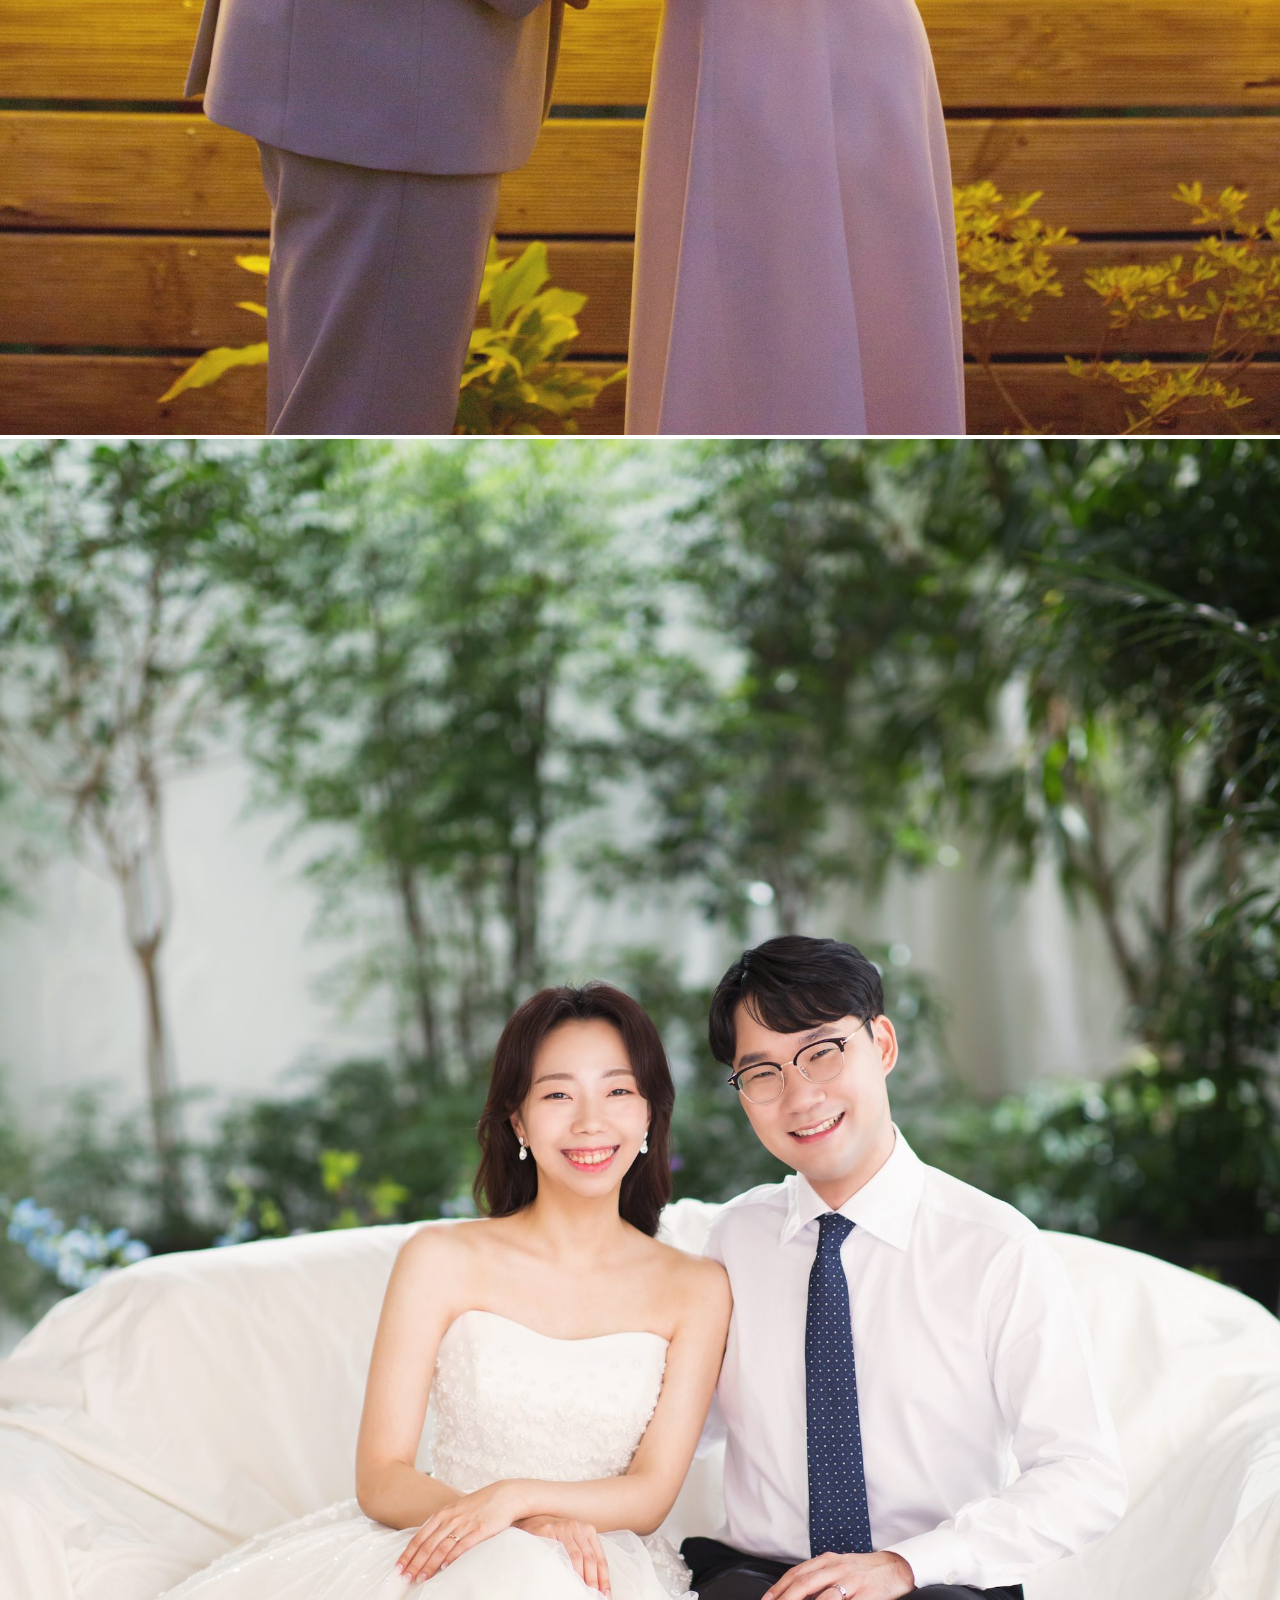
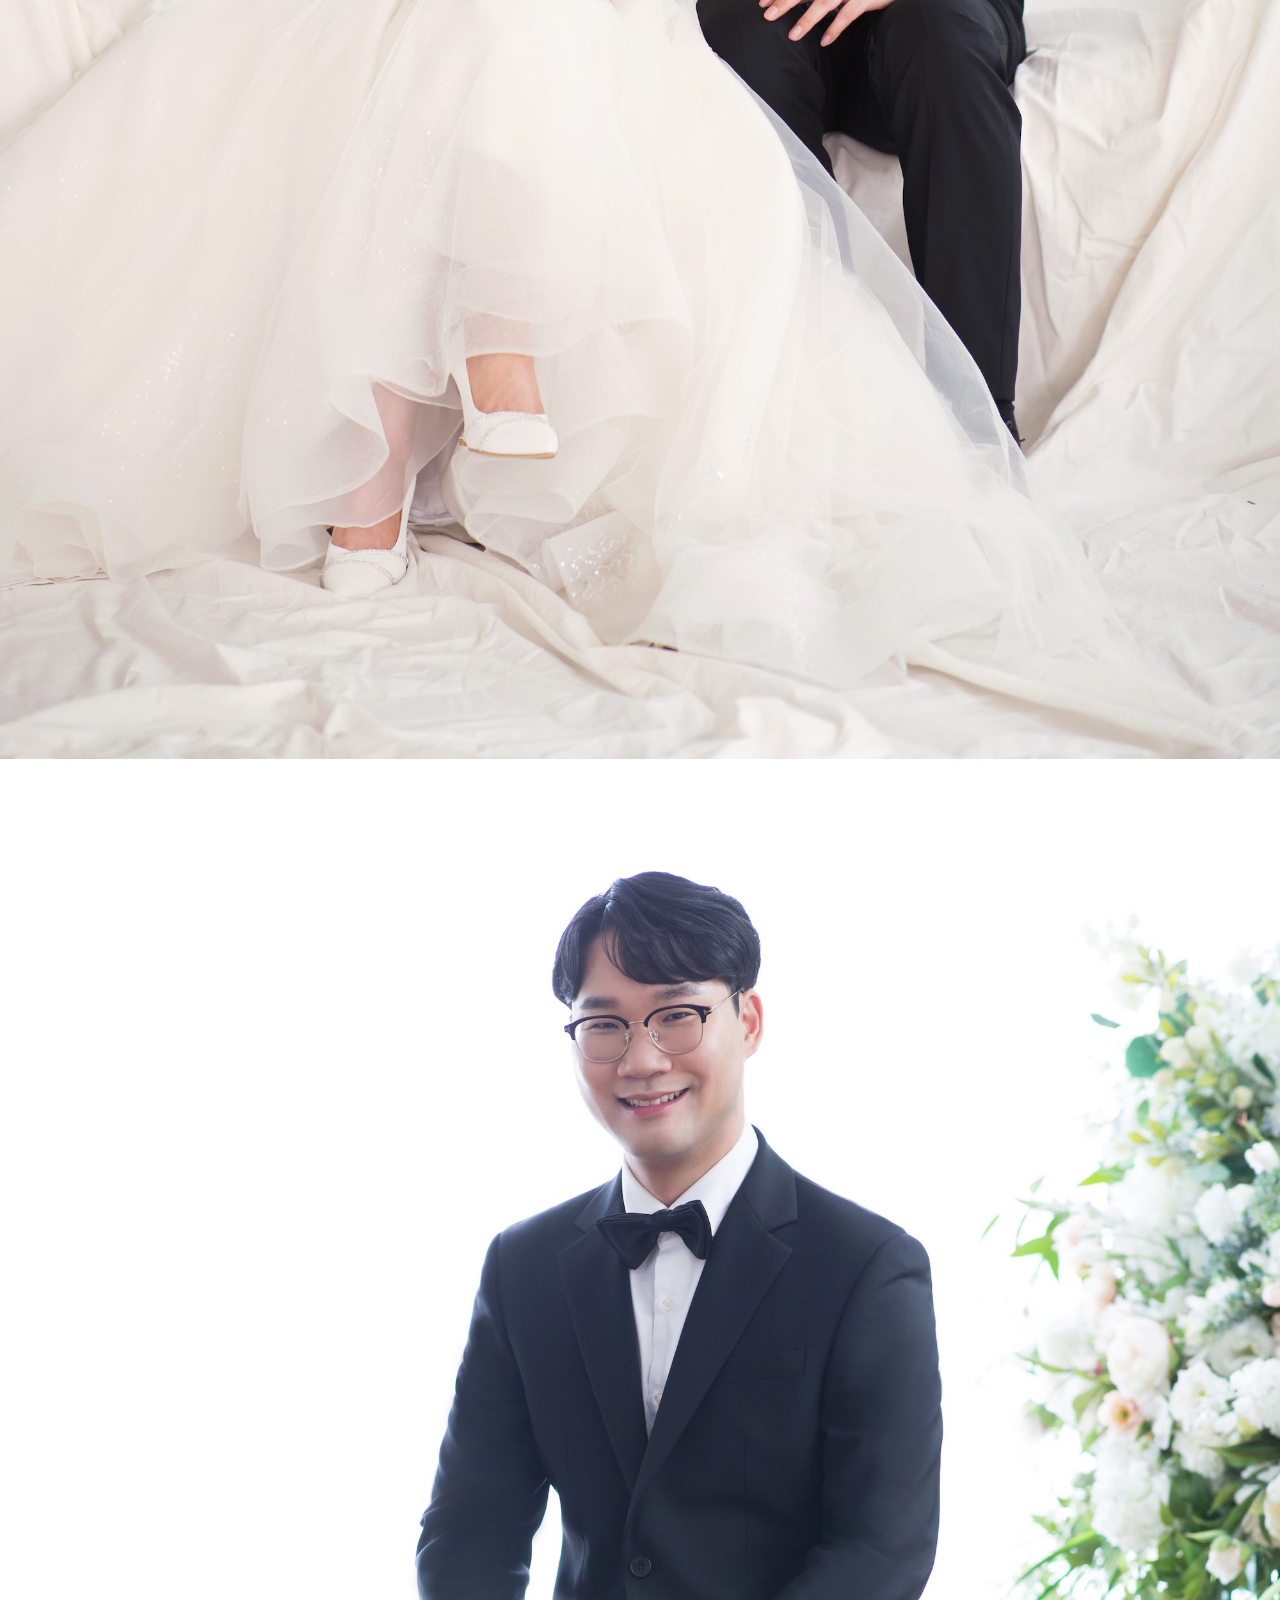
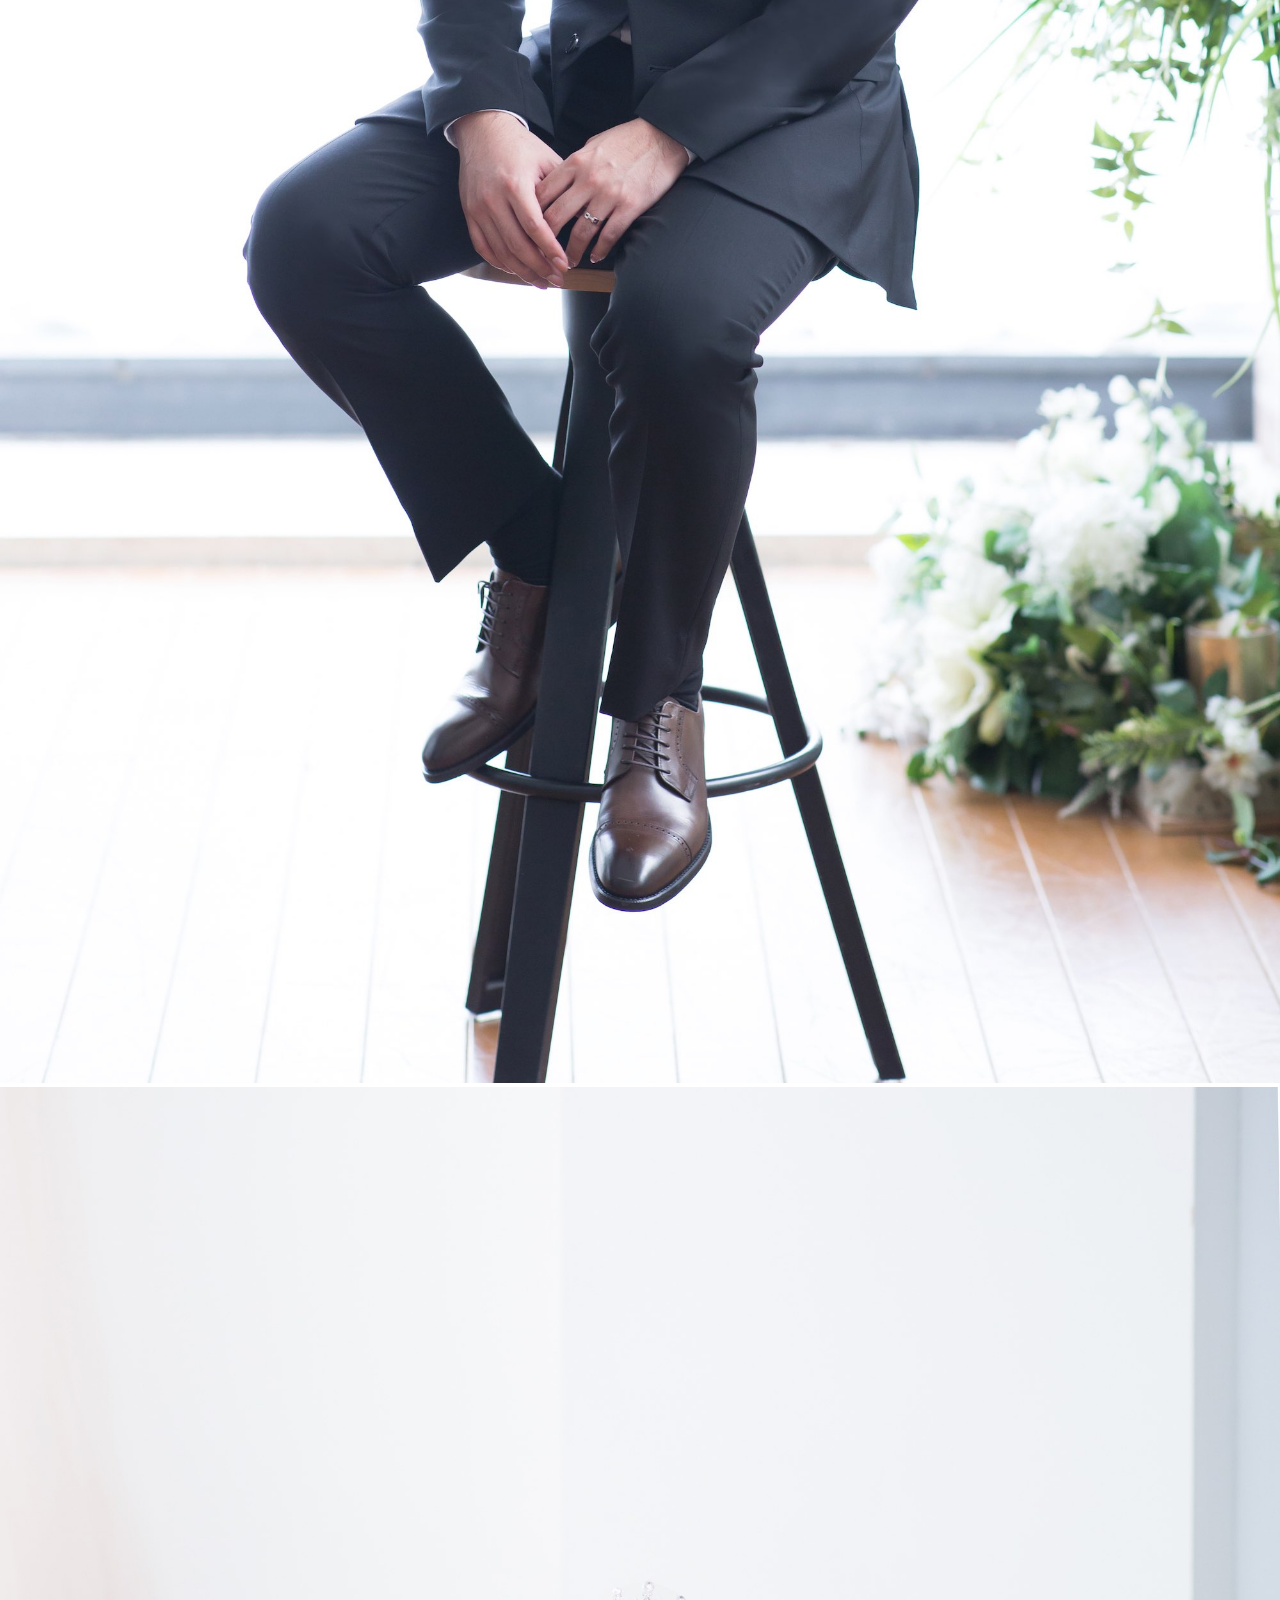
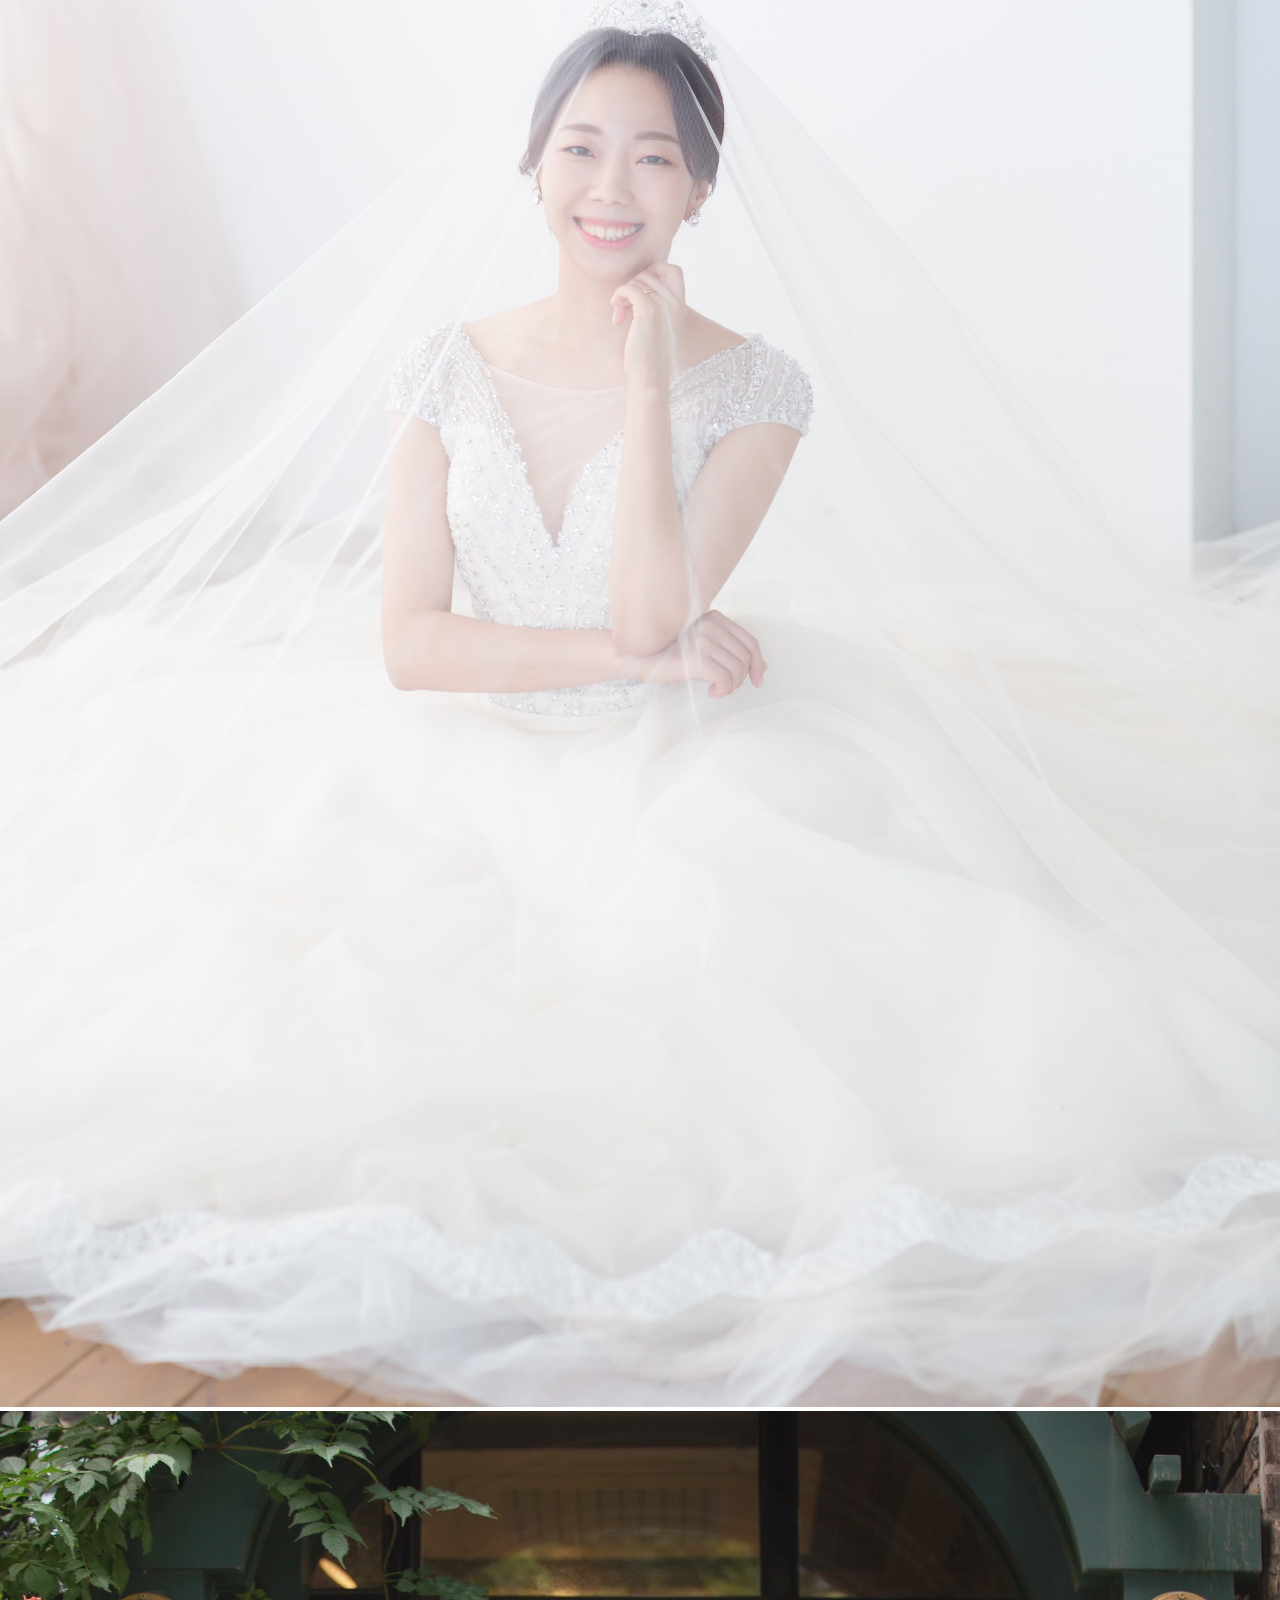
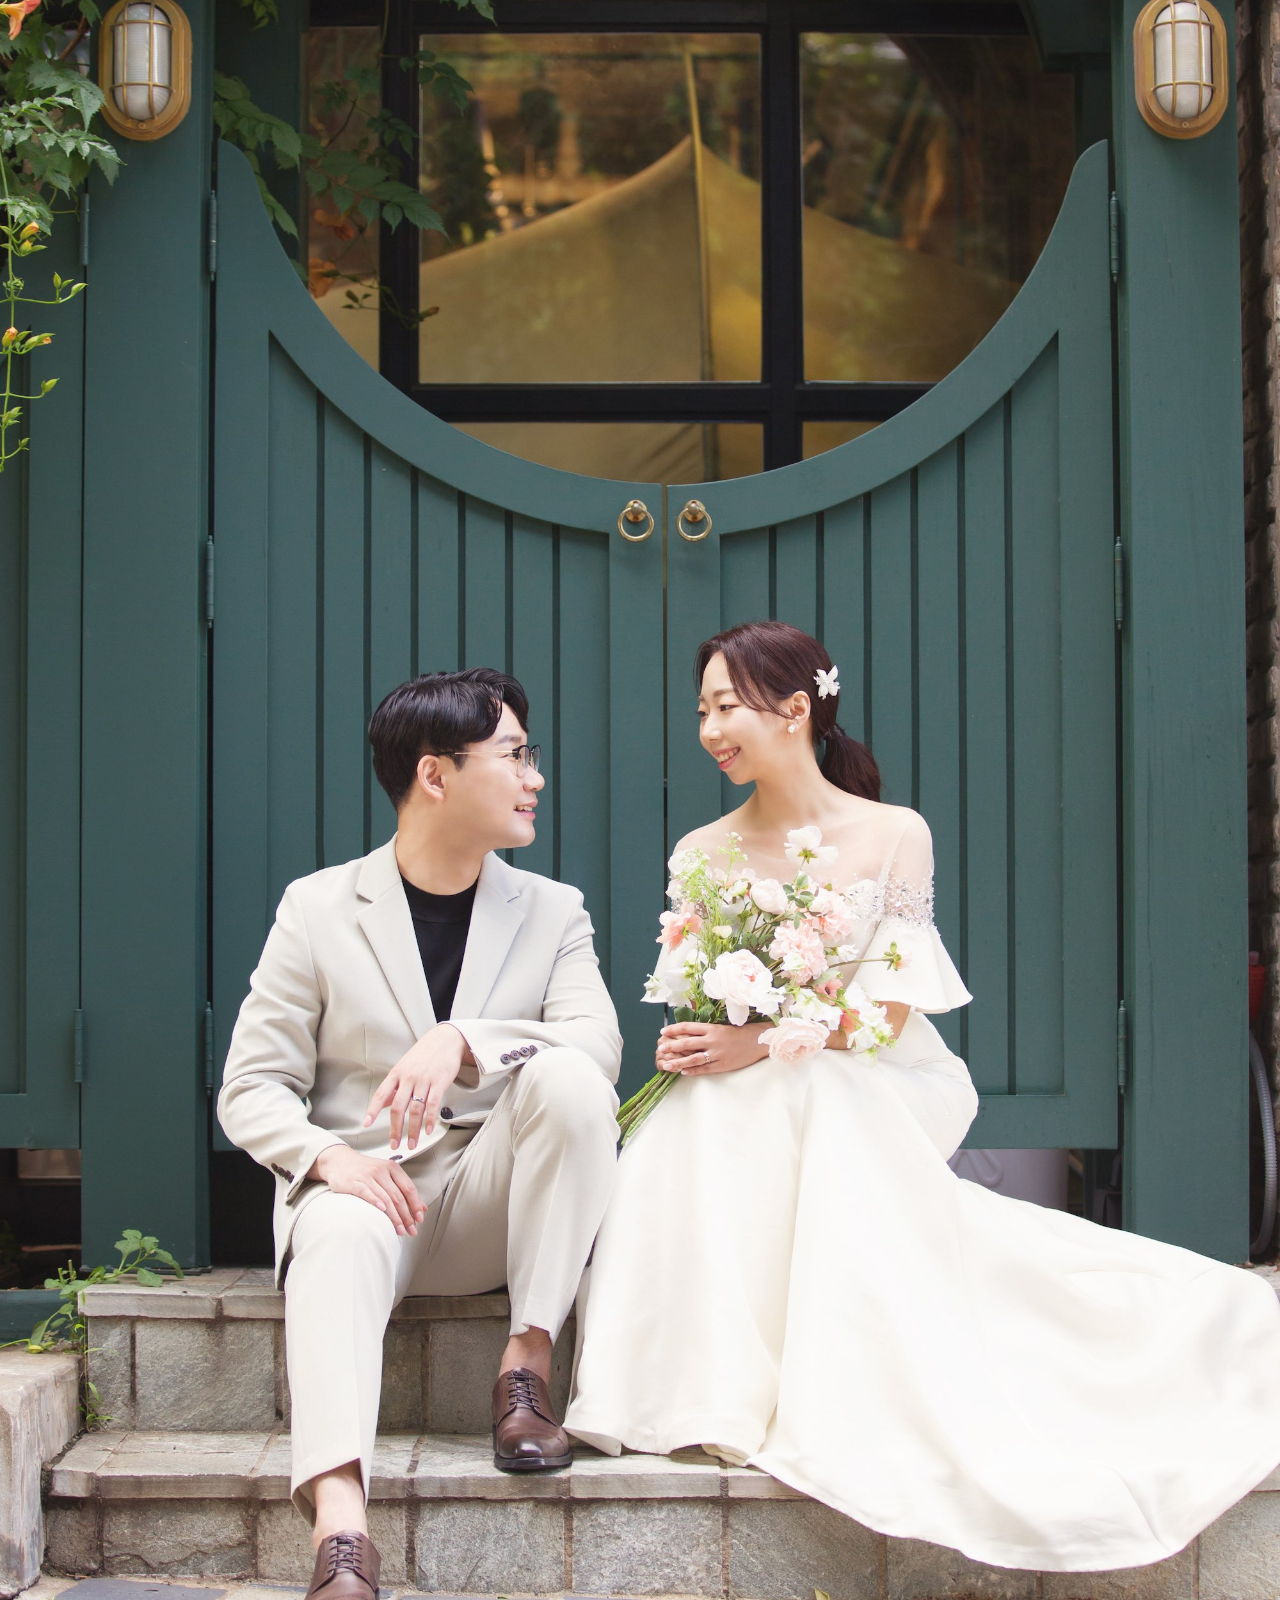
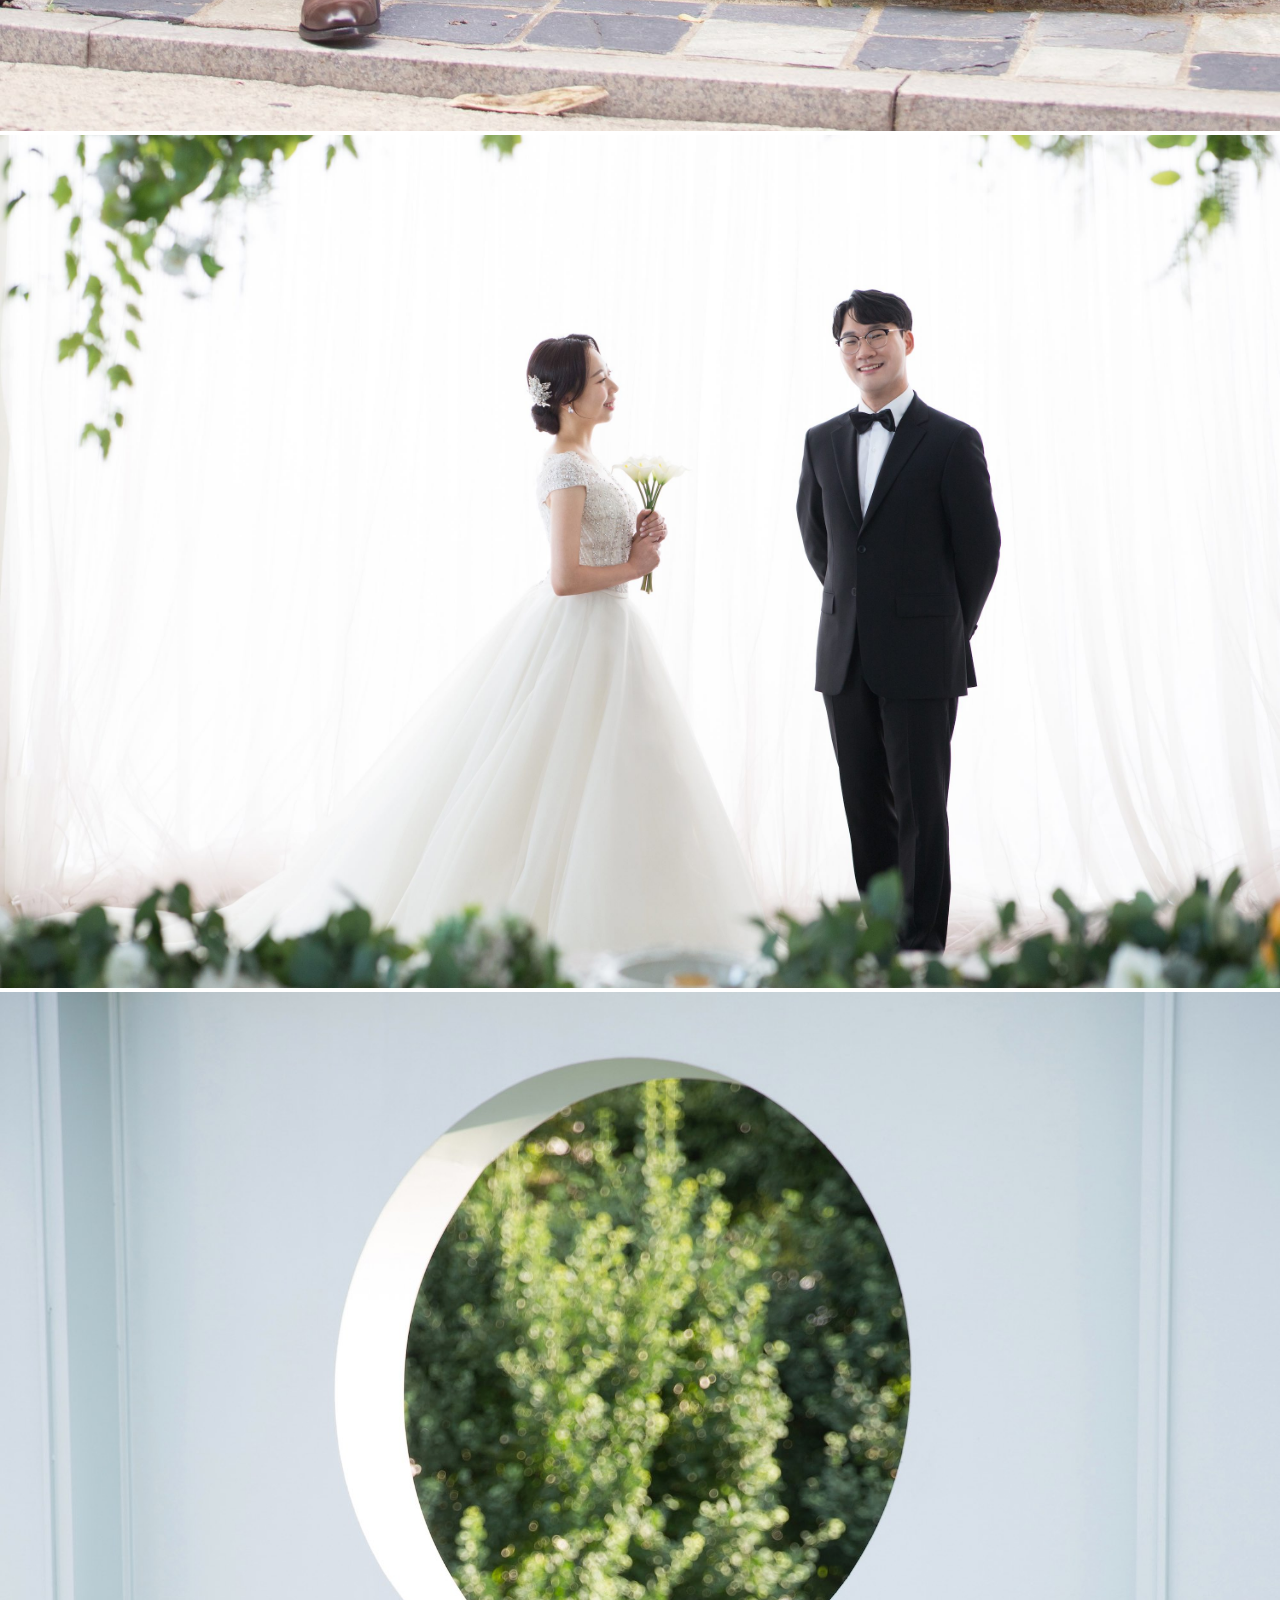
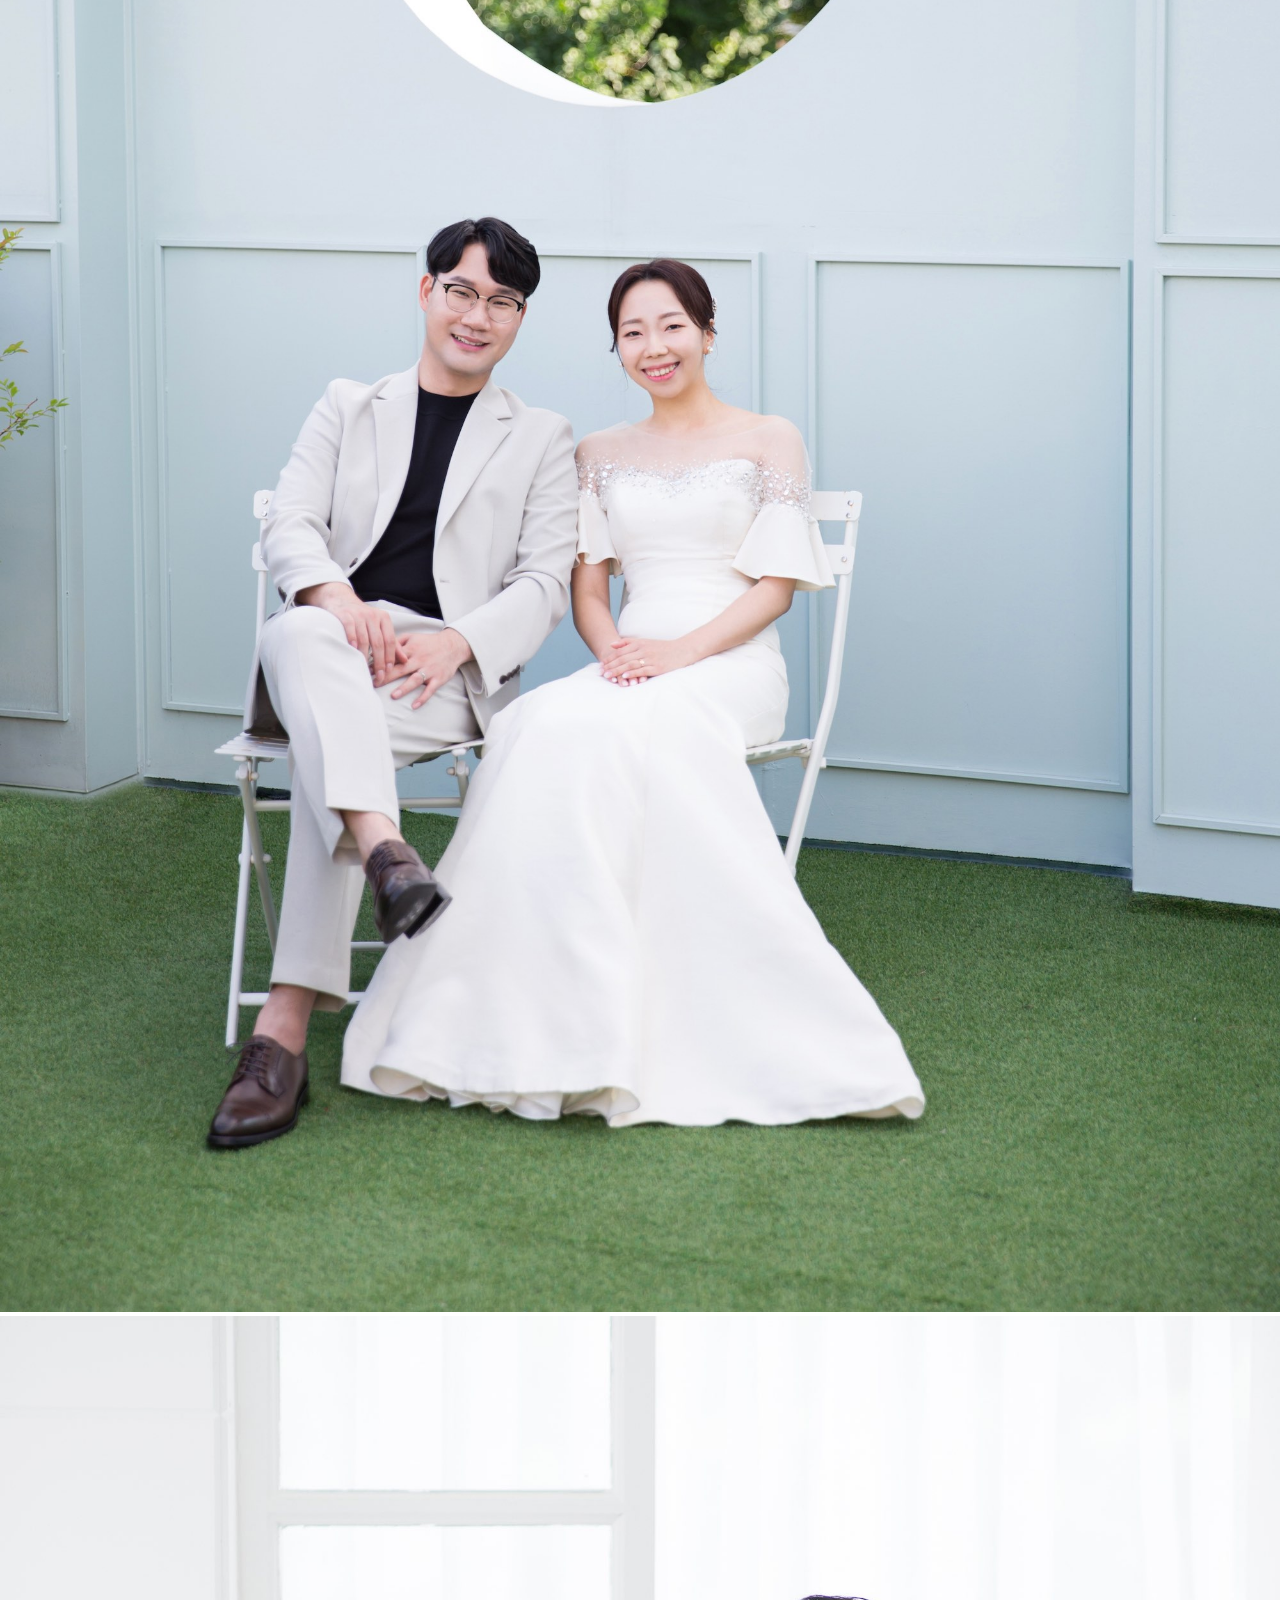
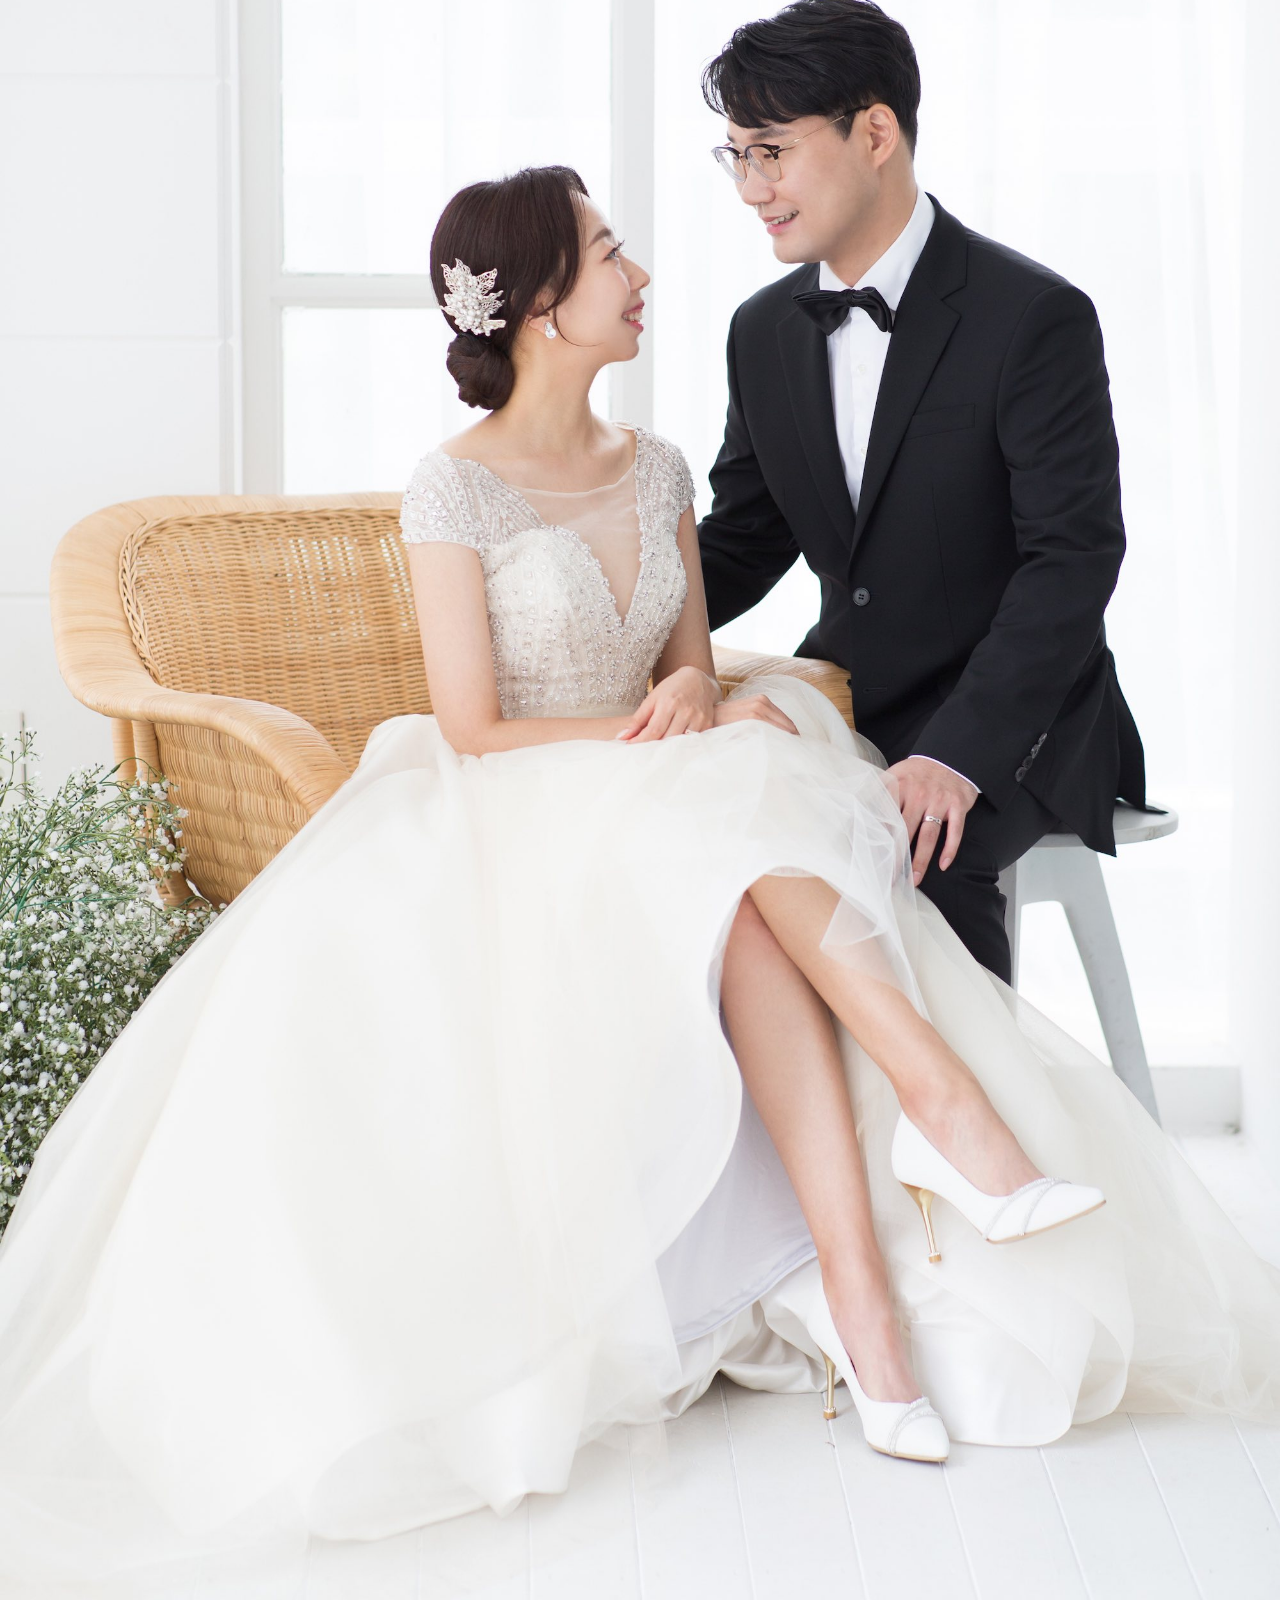
<file: ykjh/gallery.html>
<!DOCTYPE html>
<HTML xmlns="http://www.w3.org/1999/xhtml">
<HEAD>
<TITLE>이정희♥제윤경 모바일청첩장 갤러리</TITLE>
<meta http-equiv="Content-Type" content="text/html; charset=UTF-8" />
<meta name="viewport" content="width=device-width, initial-scale=1, minimum-scale=1" />

</HEAD>
<body leftmargin="0" topmargin="0"><center>
<table width="100%" border="0" cellspacing="0" cellpadding="0">
  <tbody><tr>
          <td align="center"><img id="m1" src="g_img/img_1.jpeg" style="width:100%;">
        <tr>
          <td align="center"><img id="m2" src="g_img/img_2.jpeg" style="width:100%;">
        <tr>
          <td align="center"><img id="m3" src="g_img/img_3.jpeg" style="width:100%;">
        <tr>
          <td align="center"><img id="m4" src="g_img/img_4.jpeg" style="width:100%;">
        <tr>
          <td align="center"><img id="m5" src="g_img/img_5.jpeg" style="width:100%;">
        <tr>
          <td align="center"><img id="m6" src="g_img/img_6.jpeg" style="width:100%;">
        <tr>
          <td align="center"><img id="m7" src="g_img/img_7.jpeg" style="width:100%;">
        <tr>
          <td align="center"><img id="m8" src="g_img/img_8.jpeg" style="width:100%;">
        <tr>
          <td align="center"><img id="m9" src="g_img/img_9.jpeg" style="width:100%;">
        <tr>
          <td align="center"><img id="m10" src="g_img/img_10.jpeg" style="width:100%;">
         
 </tbody></table>
   
 
</body>
</HTML>
</file>
